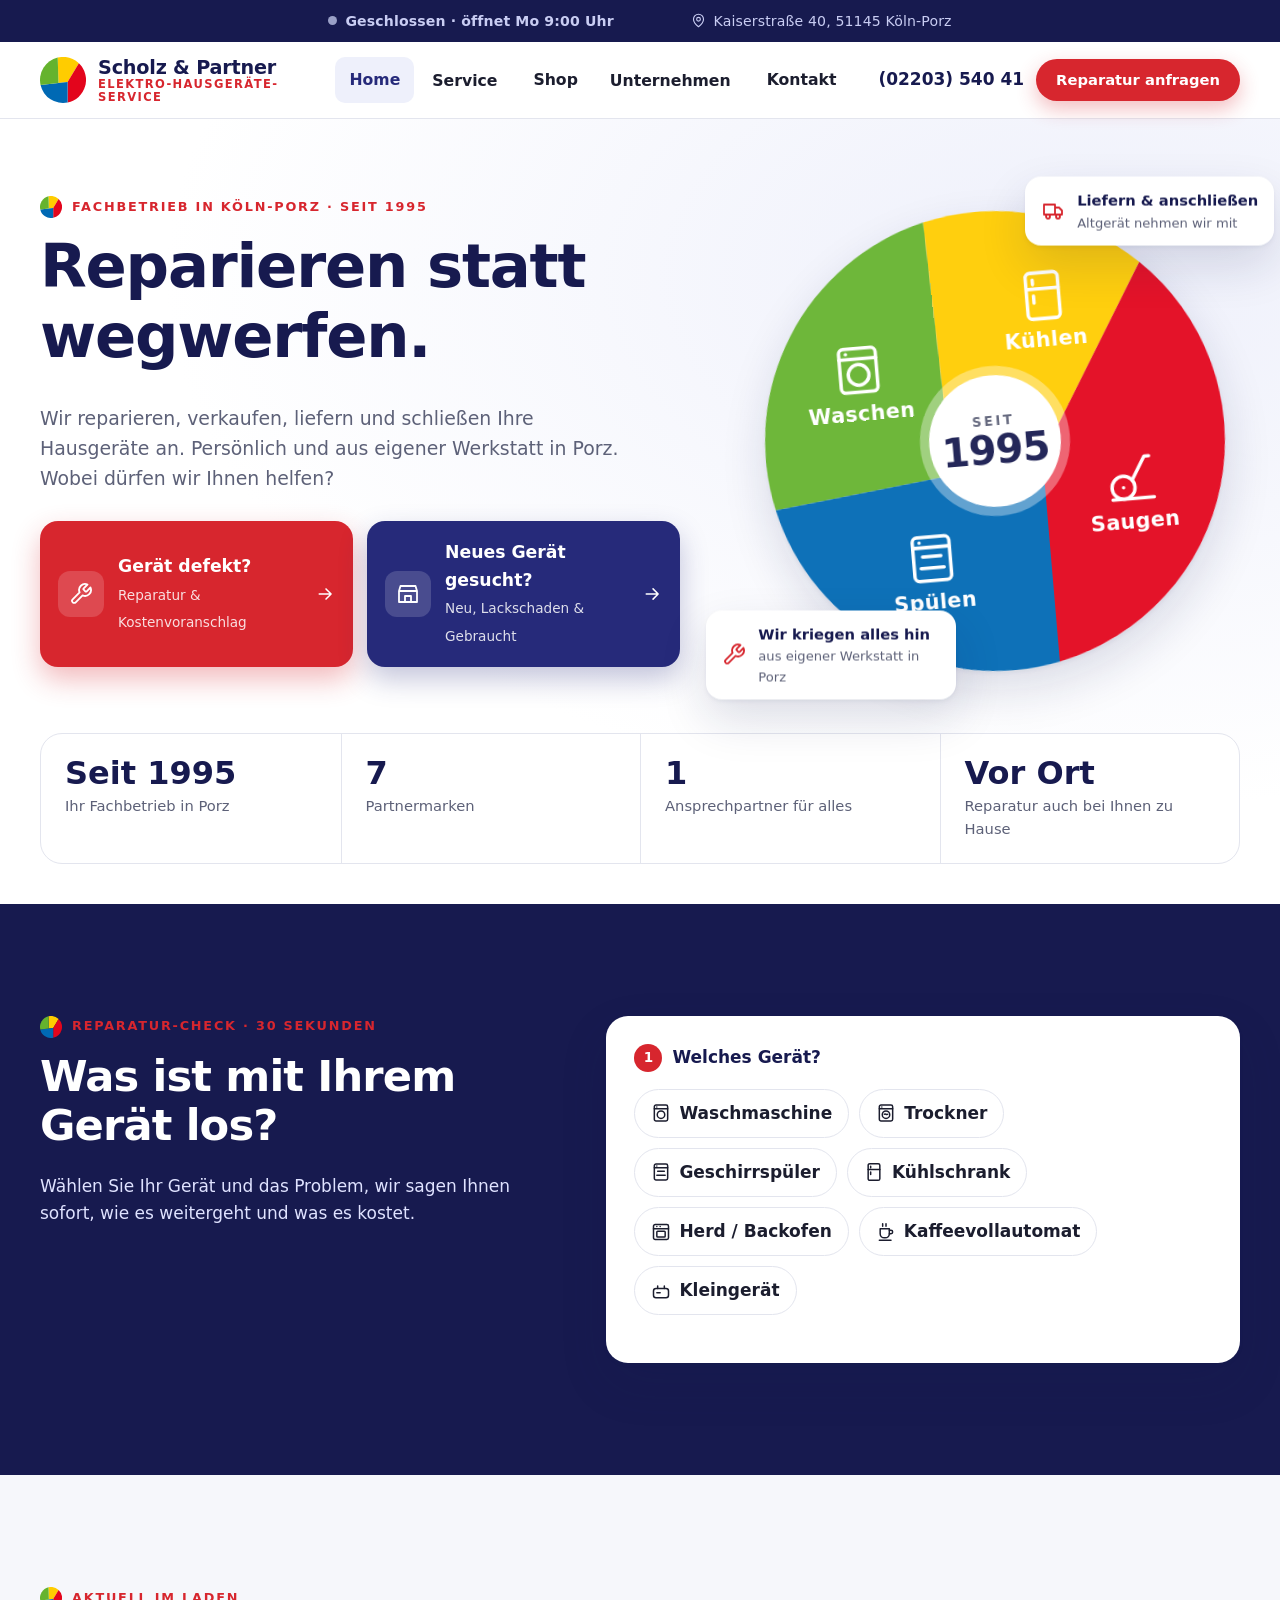
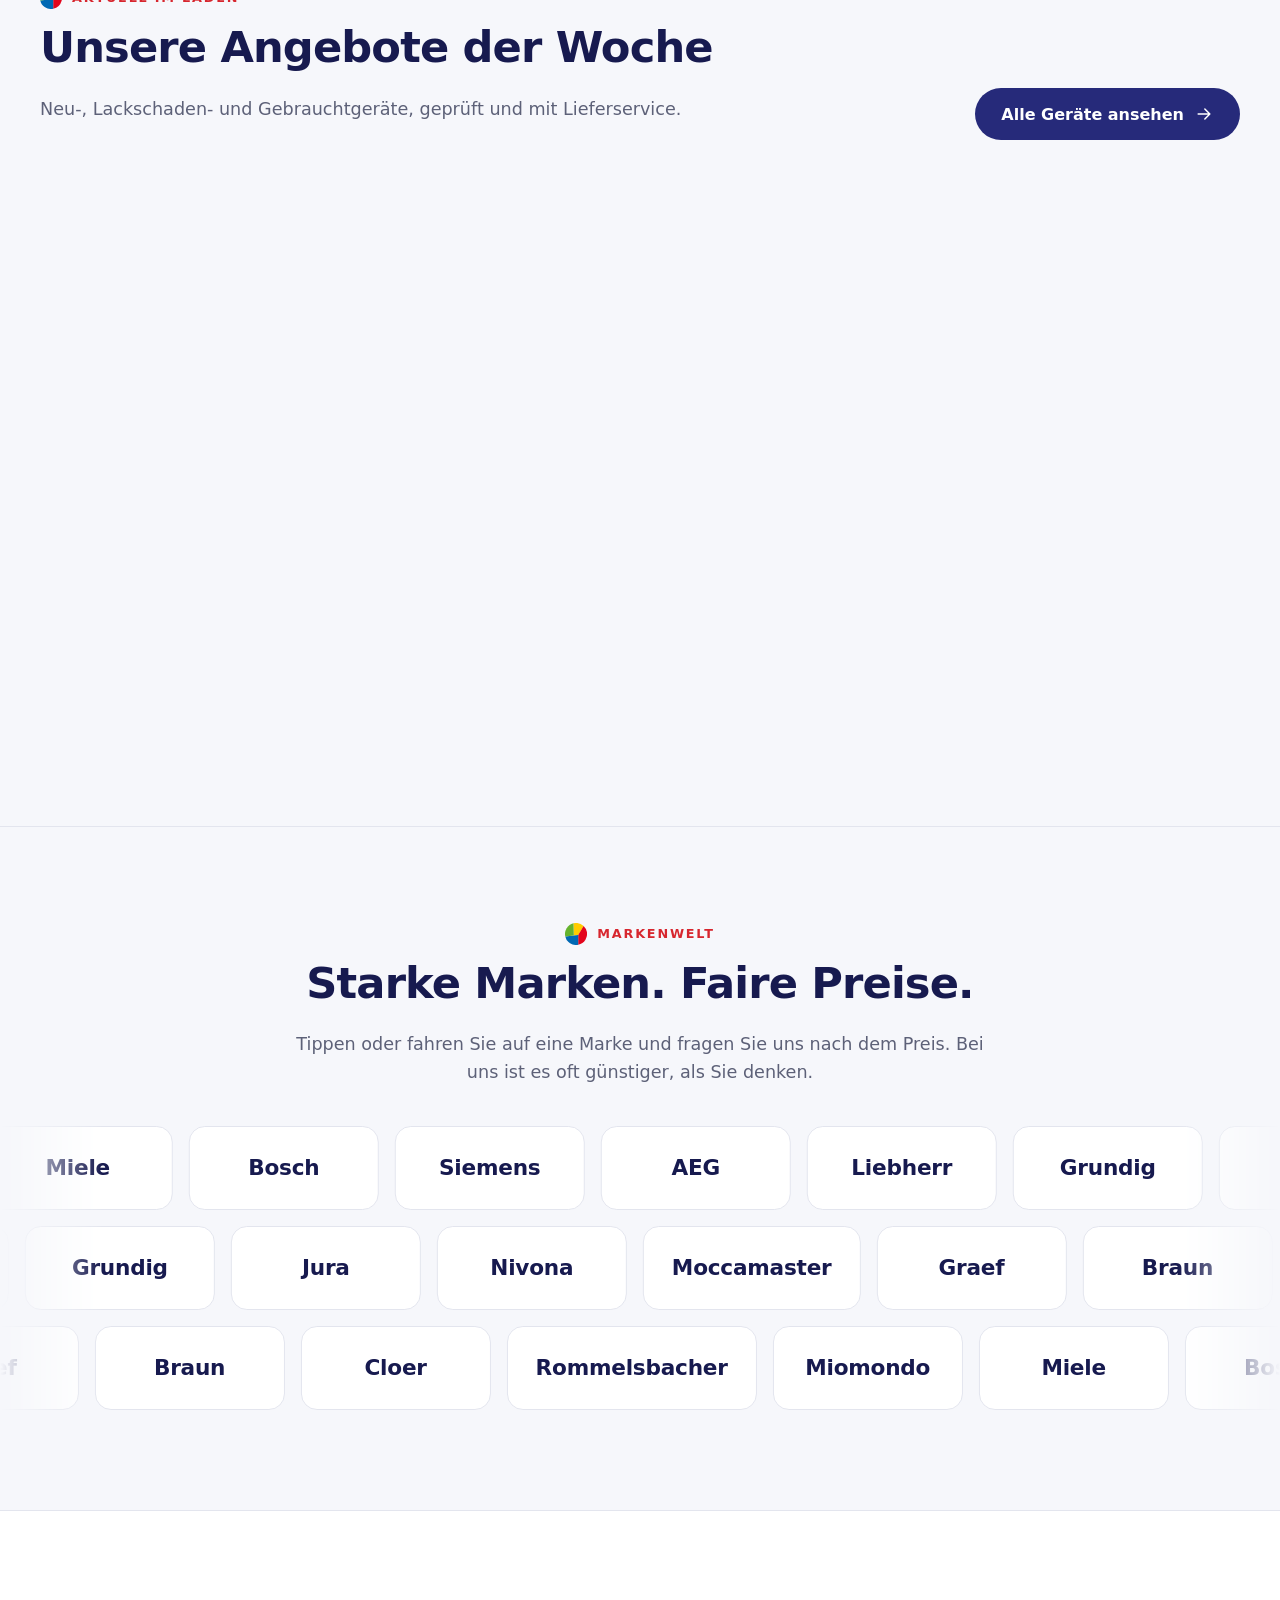
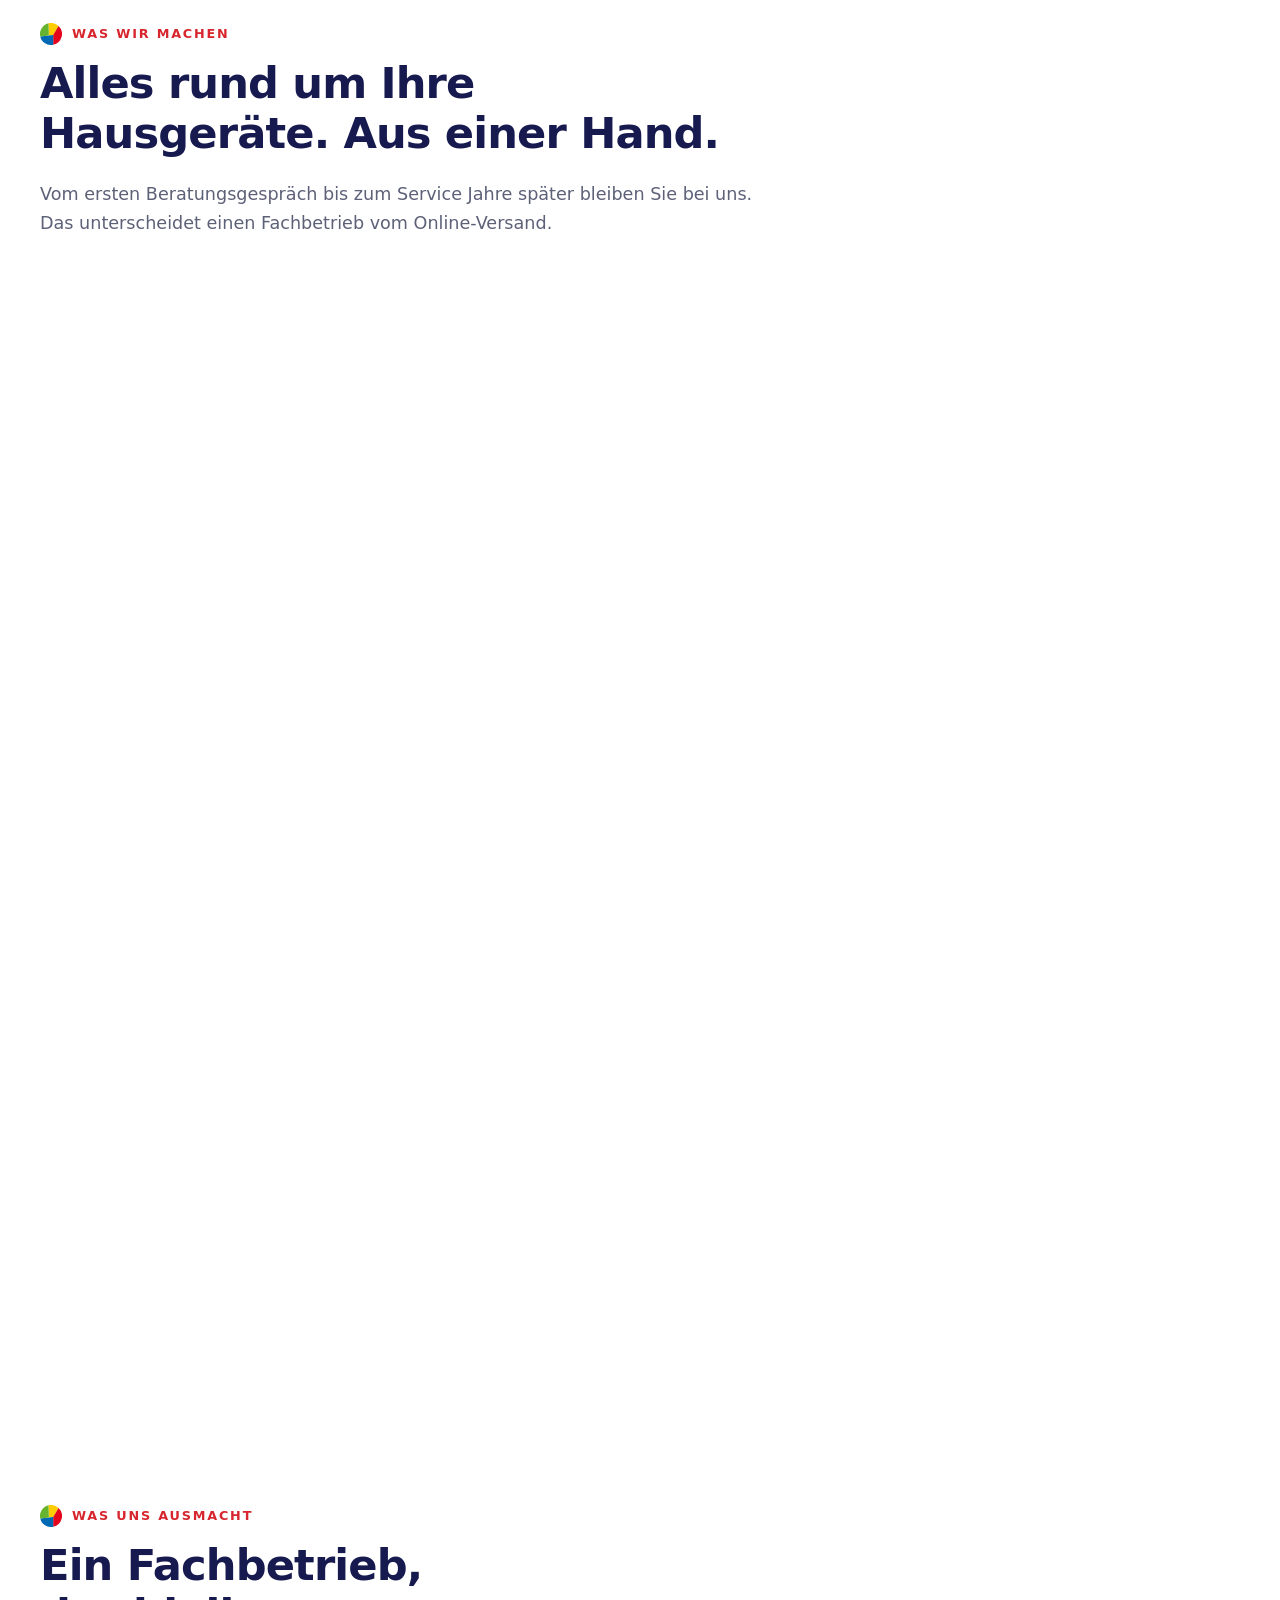
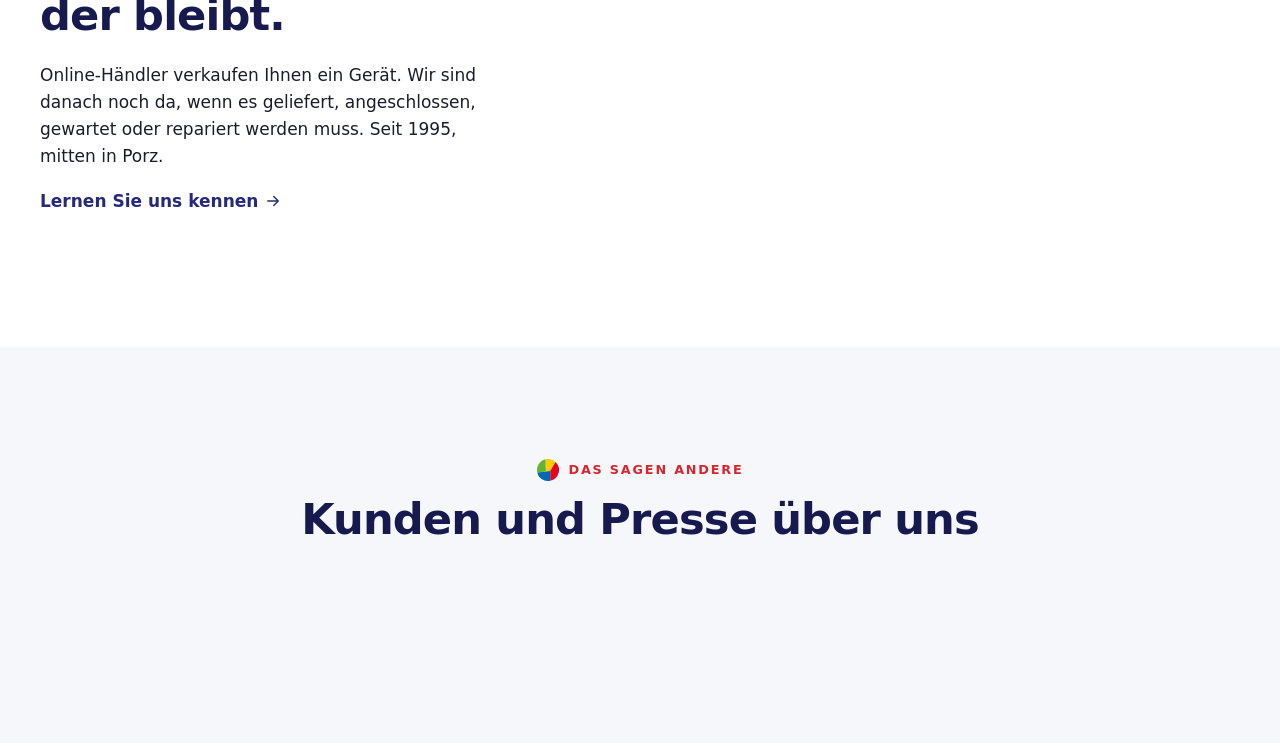
<file: index.html>
<!DOCTYPE html><html lang="de"><head><meta charset="utf-8"><title>Scholz &amp; Partner</title>
<meta http-equiv="refresh" content="0; url=/home/"><link rel="canonical" href="https://scholz-hausgeraeteservice.de/home/"></head>
<body><a href="/home/">Weiter zur Startseite</a></body></html>
</file>
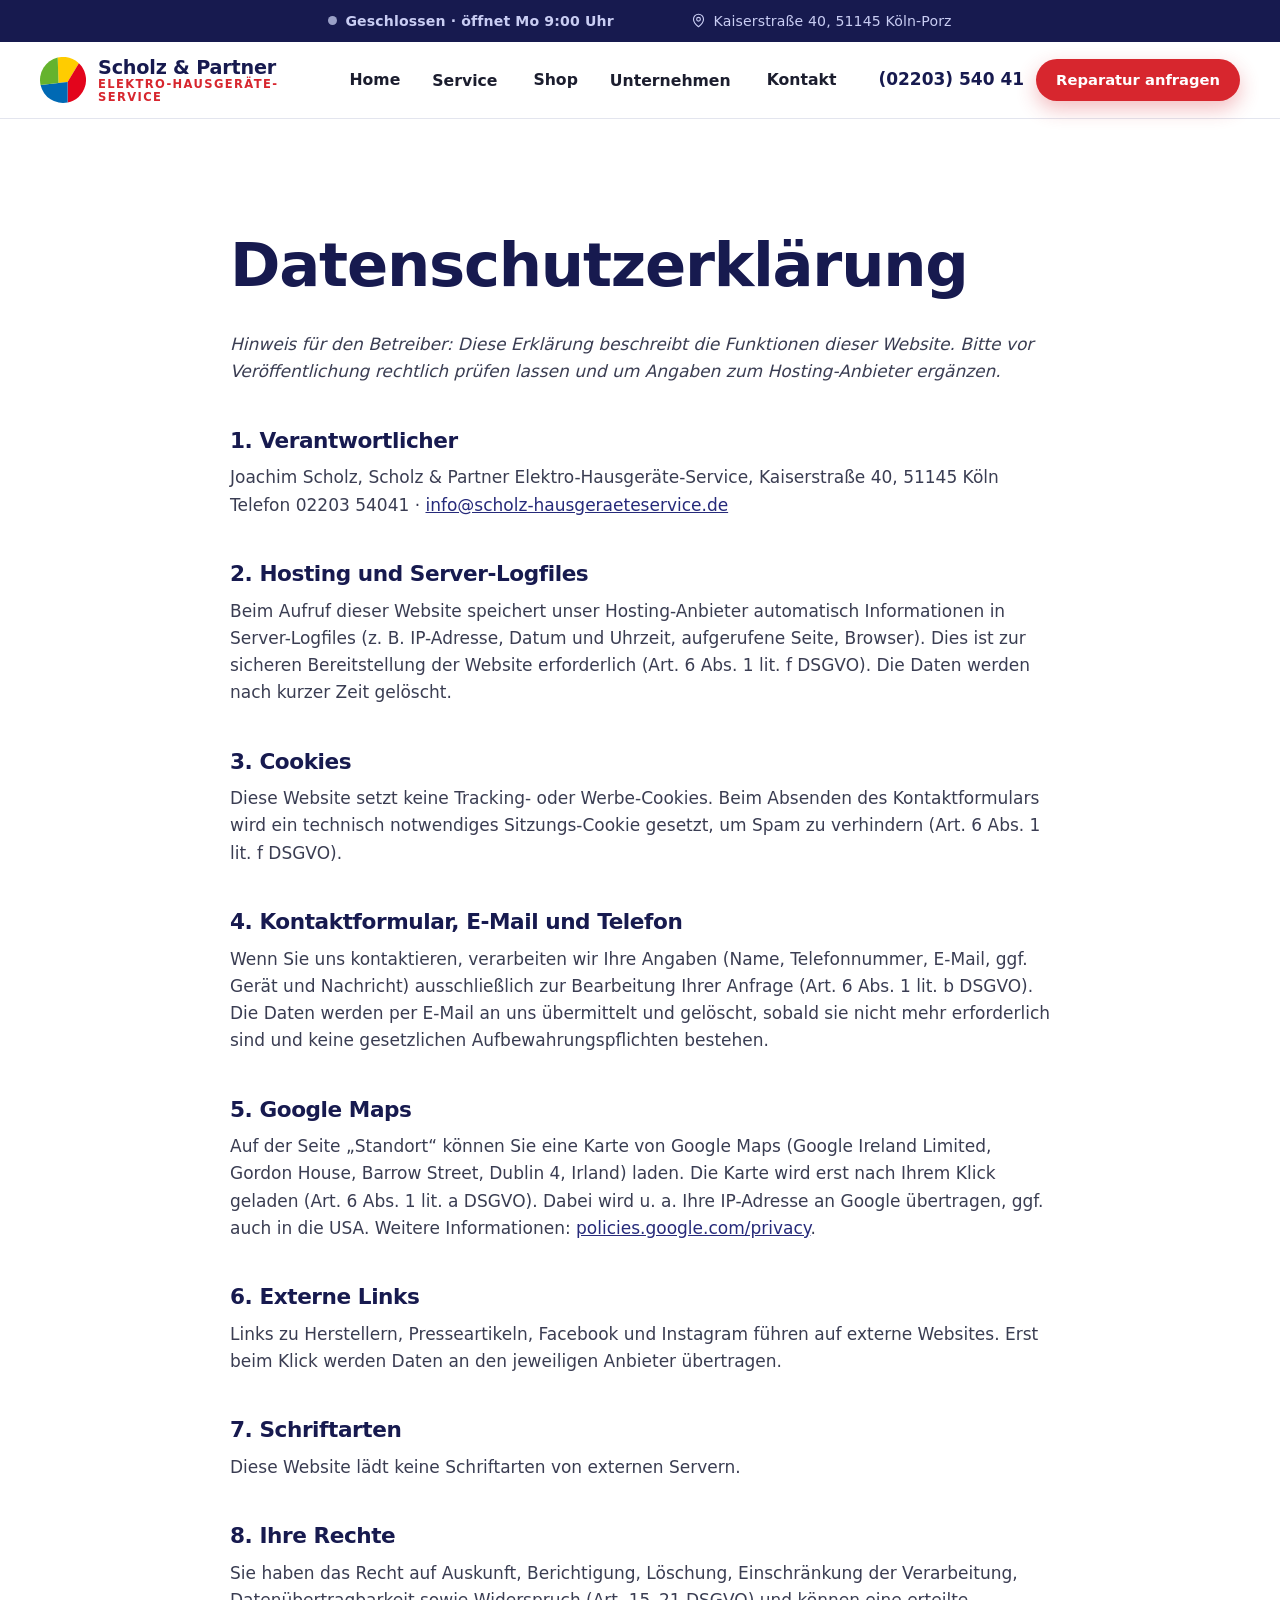
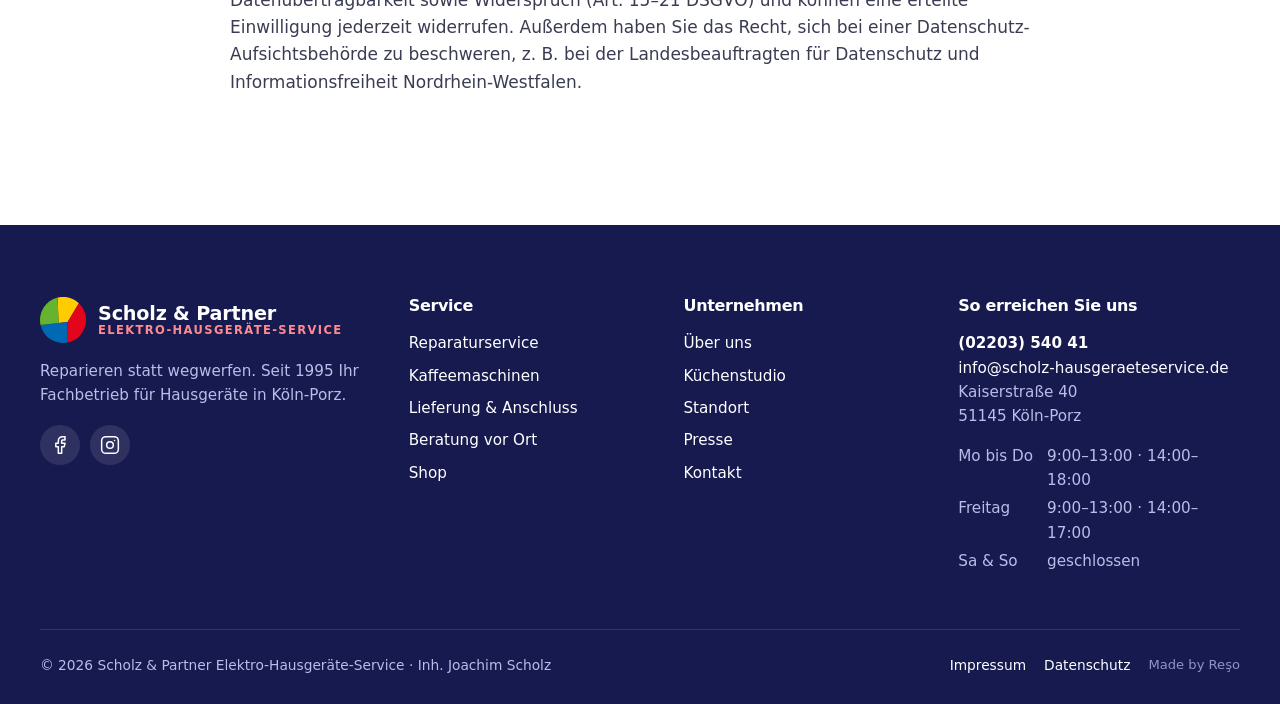
<file: datenschutz/index.html>
<!DOCTYPE html>
<html lang="de">
<head>
  <meta charset="utf-8">
  <meta name="viewport" content="width=device-width, initial-scale=1">
  <title>Datenschutz, Scholz &amp; Partner</title>
  <meta name="robots" content="noindex, follow">
  <link rel="icon" href="/assets/img/favicon.svg" type="image/svg+xml">
  <link rel="stylesheet" href="/assets/css/main.css">
  <link rel="stylesheet" href="/datenschutz/style.css">
</head>
<body data-page="datenschutz">
<div id="site-header"></div>
<main class="section"><article class="container legal">
<nav class="breadcrumb"><a href="/home/">Home</a> / Datenschutz</nav>
<h1>Datenschutzerklärung</h1>
<p><em>Hinweis für den Betreiber: Diese Erklärung beschreibt die Funktionen dieser Website. Bitte vor Veröffentlichung rechtlich prüfen lassen und um Angaben zum Hosting-Anbieter ergänzen.</em></p>
<h2>1. Verantwortlicher</h2>
<p>Joachim Scholz, Scholz &amp; Partner Elektro-Hausgeräte-Service, Kaiserstraße 40, 51145 Köln<br>Telefon 02203 54041 · <a href="mailto:info@scholz-hausgeraeteservice.de">info@scholz-hausgeraeteservice.de</a></p>
<h2>2. Hosting und Server-Logfiles</h2>
<p>Beim Aufruf dieser Website speichert unser Hosting-Anbieter automatisch Informationen in Server-Logfiles (z. B. IP-Adresse, Datum und Uhrzeit, aufgerufene Seite, Browser). Dies ist zur sicheren Bereitstellung der Website erforderlich (Art. 6 Abs. 1 lit. f DSGVO). Die Daten werden nach kurzer Zeit gelöscht.</p>
<h2>3. Cookies</h2>
<p>Diese Website setzt keine Tracking- oder Werbe-Cookies. Beim Absenden des Kontaktformulars wird ein technisch notwendiges Sitzungs-Cookie gesetzt, um Spam zu verhindern (Art. 6 Abs. 1 lit. f DSGVO).</p>
<h2>4. Kontaktformular, E-Mail und Telefon</h2>
<p>Wenn Sie uns kontaktieren, verarbeiten wir Ihre Angaben (Name, Telefonnummer, E-Mail, ggf. Gerät und Nachricht) ausschließlich zur Bearbeitung Ihrer Anfrage (Art. 6 Abs. 1 lit. b DSGVO). Die Daten werden per E-Mail an uns übermittelt und gelöscht, sobald sie nicht mehr erforderlich sind und keine gesetzlichen Aufbewahrungspflichten bestehen.</p>
<h2>5. Google Maps</h2>
<p>Auf der Seite „Standort“ können Sie eine Karte von Google Maps (Google Ireland Limited, Gordon House, Barrow Street, Dublin 4, Irland) laden. Die Karte wird erst nach Ihrem Klick geladen (Art. 6 Abs. 1 lit. a DSGVO). Dabei wird u. a. Ihre IP-Adresse an Google übertragen, ggf. auch in die USA. Weitere Informationen: <a href="https://policies.google.com/privacy" target="_blank" rel="noopener">policies.google.com/privacy</a>.</p>
<h2>6. Externe Links</h2>
<p>Links zu Herstellern, Presseartikeln, Facebook und Instagram führen auf externe Websites. Erst beim Klick werden Daten an den jeweiligen Anbieter übertragen.</p>
<h2>7. Schriftarten</h2>
<p>Diese Website lädt keine Schriftarten von externen Servern.</p>
<h2>8. Ihre Rechte</h2>
<p>Sie haben das Recht auf Auskunft, Berichtigung, Löschung, Einschränkung der Verarbeitung, Datenübertragbarkeit sowie Widerspruch (Art. 15–21 DSGVO) und können eine erteilte Einwilligung jederzeit widerrufen. Außerdem haben Sie das Recht, sich bei einer Datenschutz-Aufsichtsbehörde zu beschweren, z. B. bei der Landesbeauftragten für Datenschutz und Informationsfreiheit Nordrhein-Westfalen.</p>
</article></main>
<div id="site-footer"></div>
<script src="/assets/js/main.js"></script>
</body>
</html>
</file>
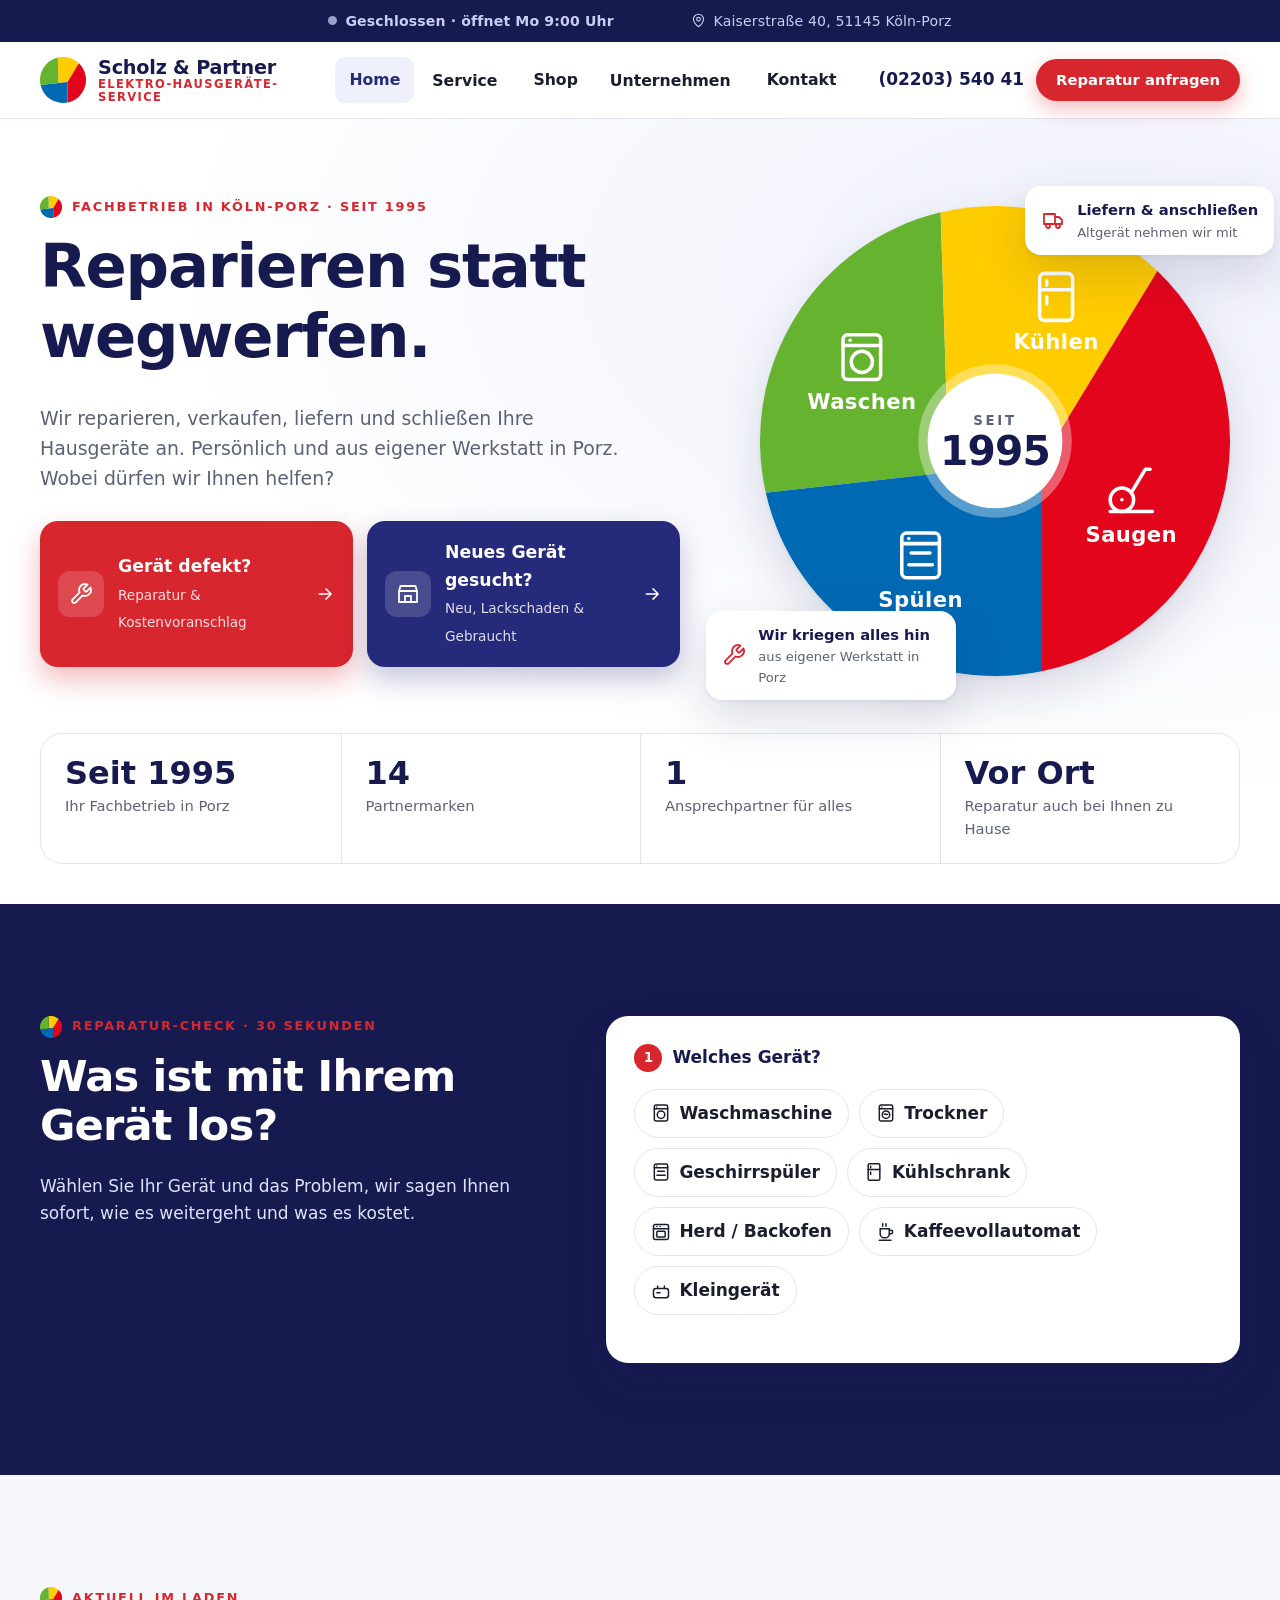
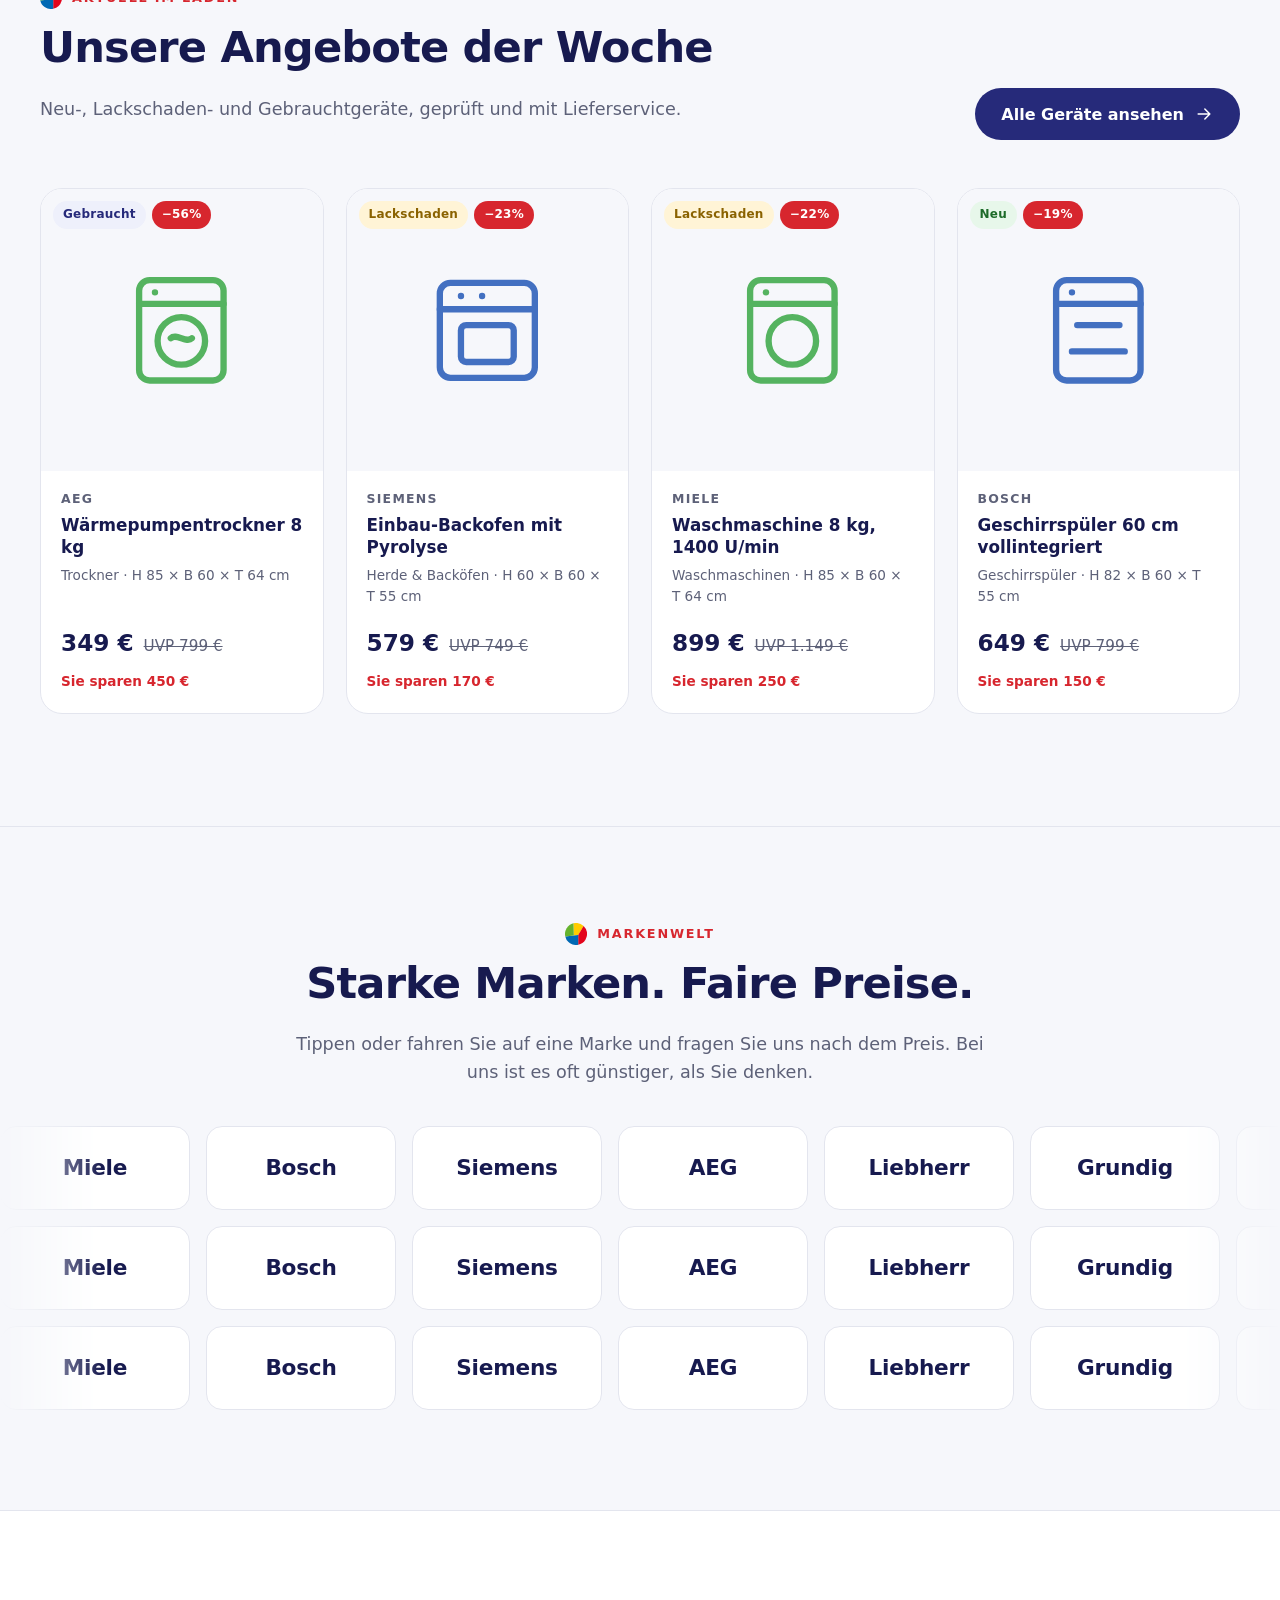
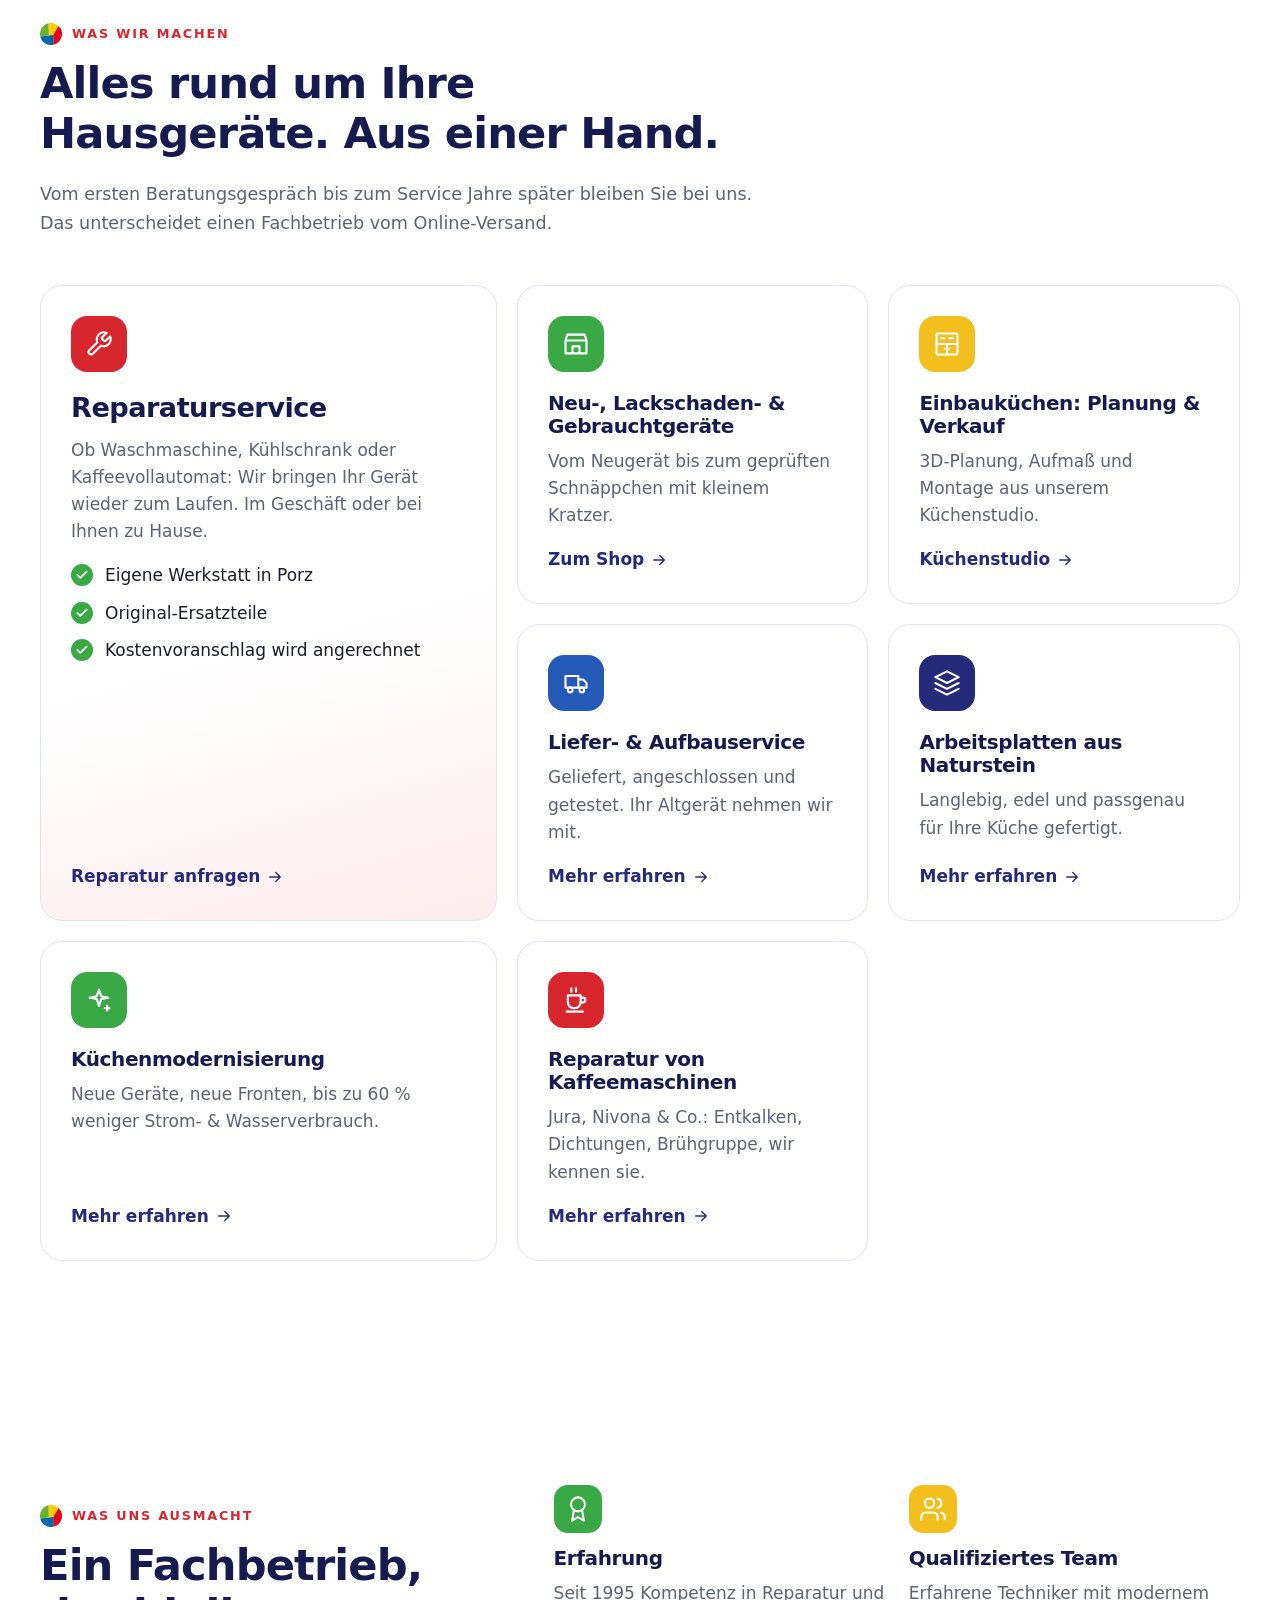
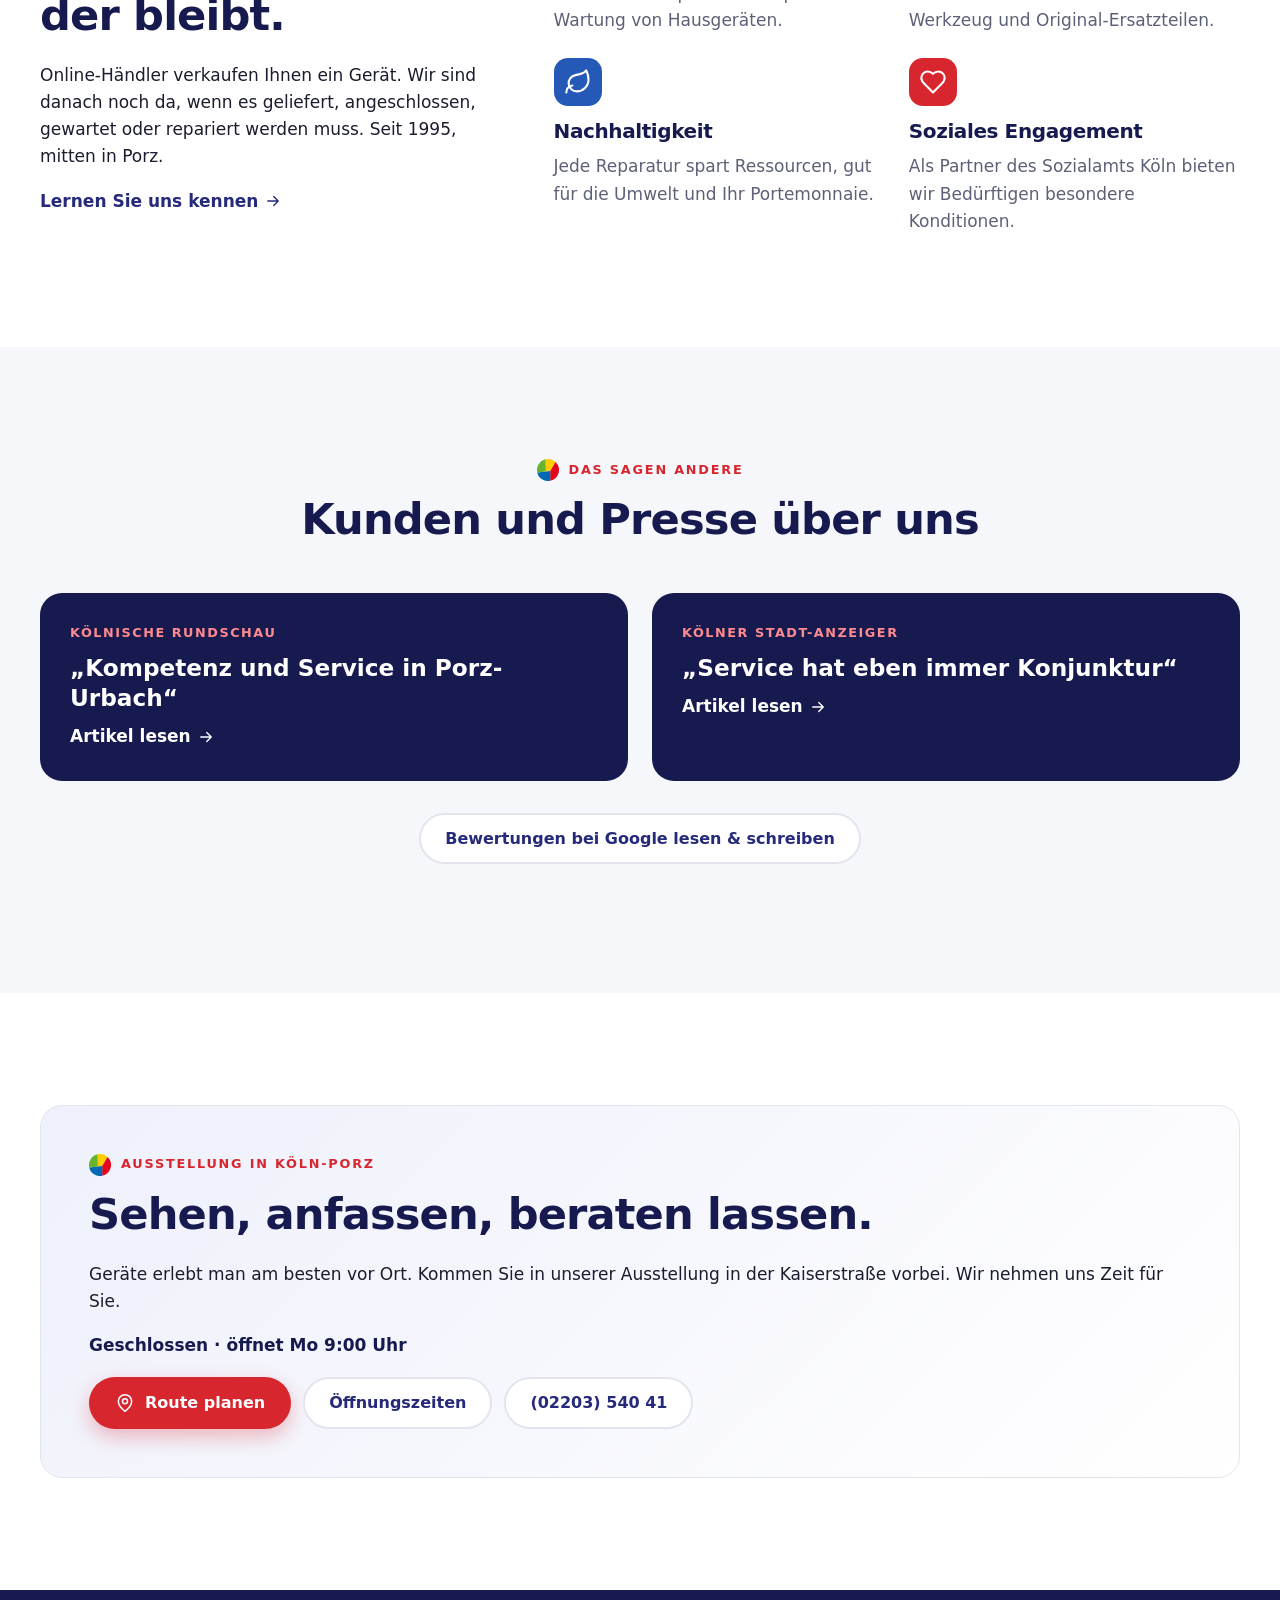
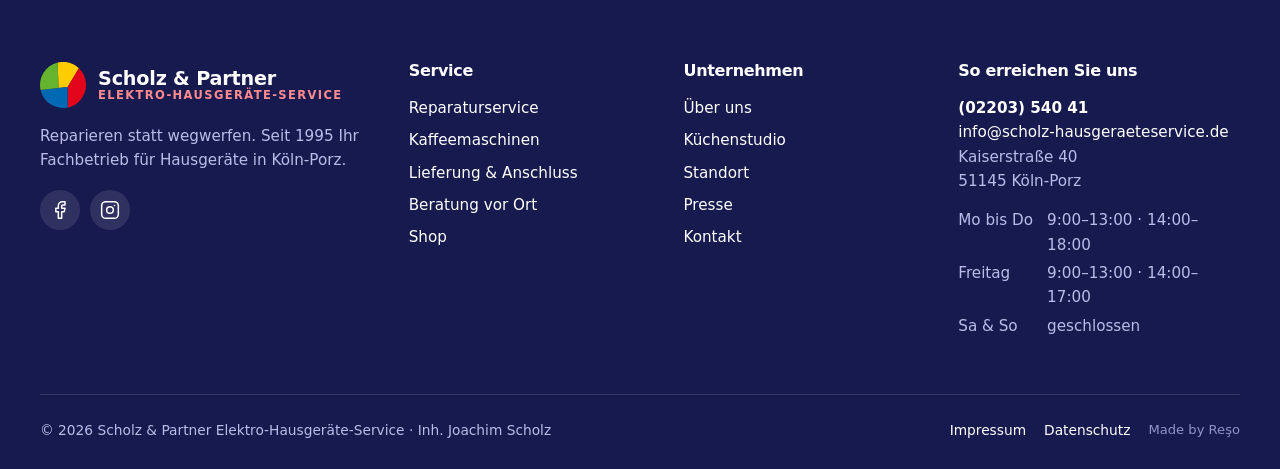
<file: home/index.html>
<!DOCTYPE html>
<html lang="de">
<head>
  <meta charset="utf-8">
  <meta name="viewport" content="width=device-width, initial-scale=1">
  <title>Scholz &amp; Partner, Hausgeräte-Reparatur, Verkauf &amp; Küchenstudio in Köln-Porz</title>
  <meta name="description" content="Ihr Fachbetrieb für Hausgeräte in Köln-Porz: Reparatur von Waschmaschine, Kühlschrank & Kaffeevollautomat, Neu-, Lackschaden- & Gebrauchtgeräte, Lieferung, Anschluss und Küchenstudio. Seit 1995.">
  <link rel="canonical" href="https://scholz-hausgeraeteservice.de/home/">
  <meta property="og:title" content="Scholz & Partner, Reparieren statt wegwerfen">
  <meta property="og:description" content="Hausgeräte-Service in Köln-Porz: Reparatur, Verkauf, Lieferung & Küchenstudio.">
  <meta name="theme-color" content="#262a7a">
  <link rel="icon" href="/assets/img/favicon.svg" type="image/svg+xml">
  <link rel="stylesheet" href="/assets/css/main.css">
  <link rel="stylesheet" href="/home/style.css">
  <script type="application/ld+json">
  {"@context":"https://schema.org","@type":"HomeAndConstructionBusiness","name":"Scholz & Partner Elektro-Hausgeräte-Service",
   "url":"https://scholz-hausgeraeteservice.de/","telephone":"+49 2203 54041","email":"info@scholz-hausgeraeteservice.de",
   "address":{"@type":"PostalAddress","streetAddress":"Kaiserstraße 40","postalCode":"51145","addressLocality":"Köln","addressCountry":"DE"},
   "openingHoursSpecification":[
     {"@type":"OpeningHoursSpecification","dayOfWeek":["Monday","Tuesday","Wednesday","Thursday"],"opens":"09:00","closes":"13:00"},
     {"@type":"OpeningHoursSpecification","dayOfWeek":["Monday","Tuesday","Wednesday","Thursday"],"opens":"14:00","closes":"18:00"},
     {"@type":"OpeningHoursSpecification","dayOfWeek":"Friday","opens":"09:00","closes":"13:00"},
     {"@type":"OpeningHoursSpecification","dayOfWeek":"Friday","opens":"14:00","closes":"17:00"}],
   "sameAs":["https://www.facebook.com/scholzshop/","https://www.instagram.com/scholz.shop/"]}
  </script>
</head>
<body data-page="home">
<div id="site-header"></div>

<main>
  <!-- ============ HERO ============ -->
  <section class="hero">
    <div class="container hero__grid">
      <div class="hero__text">
        <span class="eyebrow">Fachbetrieb in Köln-Porz · seit 1995</span>
        <h1>Reparieren statt wegwerfen.</h1>
        <p class="hero__lead">Wir reparieren, verkaufen, liefern und schließen Ihre Hausgeräte an. Persönlich und aus eigener Werkstatt in Porz. Wobei dürfen wir Ihnen helfen?</p>

        <!-- Zwei klare Wege statt zehn Optionen -->
        <div class="hero__paths">
          <a class="path path--repair" href="/service/#reparatur">
            <span class="path__icon" data-icon="wrench"></span>
            <span><strong>Gerät defekt?</strong><small>Reparatur &amp; Kostenvoranschlag</small></span>
            <span class="path__arrow" data-icon="arrow"></span>
          </a>
          <a class="path path--shop" href="/shop/">
            <span class="path__icon" data-icon="store"></span>
            <span><strong>Neues Gerät gesucht?</strong><small>Neu, Lackschaden &amp; Gebraucht</small></span>
            <span class="path__arrow" data-icon="arrow"></span>
          </a>
        </div>

      </div>

      <!-- Bild-Platzhalter: eigenes Foto unter /home/img/hero.jpg ablegen und hier ein <img> ergänzen -->
      <div class="hero__visual" aria-label="Unsere Gerätewelten">
        <!-- Gleiche Flächenaufteilung wie das Logo der Visitenkarte; jede Fläche führt in den Shop -->
        <svg class="wheel" viewBox="0 0 600 600" role="group" aria-label="Unsere Gerätewelten">
          <a href="/shop/?kategorie=waschmaschinen" aria-label="Waschen: Geräte im Shop ansehen"><path fill="#65b32e" d="M7.4 366.1A300 300 0 0 1 230.6 8.1L241 340Z"/><g class="wheel__in"><svg x="94" y="157" width="72" height="72" viewBox="0 0 24 24" fill="none" stroke="#fff" stroke-width="1.5" stroke-linecap="round" stroke-linejoin="round"><rect x="4" y="2.5" width="16" height="19" rx="2"/><path d="M4 7h16"/><circle cx="12" cy="14" r="4.5"/><path d="M7 4.8h.01"/></svg><text x="130" y="259">Waschen</text></g></a>
          <a href="/shop/?kategorie=kuehlschraenke" aria-label="Kühlen: Geräte im Shop ansehen"><path fill="#ffcc00" d="M230.6 8.1A300 300 0 0 1 507.3 83.1L360 325L241 340Z"/><g class="wheel__in"><svg x="342" y="80" width="72" height="72" viewBox="0 0 24 24" fill="none" stroke="#fff" stroke-width="1.5" stroke-linecap="round" stroke-linejoin="round"><rect x="5" y="2" width="14" height="20" rx="2"/><path d="M5 9h14M8 5v2M8 12v3"/></svg><text x="378" y="182">Kühlen</text></g></a>
          <a href="/shop/?kategorie=staubsauger" aria-label="Saugen: Geräte im Shop ansehen"><path fill="#e3051c" d="M507.3 83.1A300 300 0 0 1 360 593.9L360 325Z"/><g class="wheel__in"><svg x="438" y="327" width="72" height="72" viewBox="0 0 24 24" fill="none" stroke="#fff" stroke-width="1.5" stroke-linecap="round" stroke-linejoin="round"><circle cx="8" cy="16" r="5"/><path d="M12 13 18 3h2M8 16h.01M3 21h18"/></svg><text x="474" y="429">Saugen</text></g></a>
          <a href="/shop/?kategorie=geschirrspueler" aria-label="Spülen: Geräte im Shop ansehen"><path fill="#0069b4" d="M360 593.9A300 300 0 0 1 7.4 366.1L241 340L360 325Z"/><g class="wheel__in"><svg x="169" y="410" width="72" height="72" viewBox="0 0 24 24" fill="none" stroke="#fff" stroke-width="1.5" stroke-linecap="round" stroke-linejoin="round"><rect x="4" y="2.5" width="16" height="19" rx="2"/><path d="M4 7h16M8 11h8M7 16h10M7 4.8h.01"/></svg><text x="205" y="512">Spülen</text></g></a>
          <g class="wheel__core" aria-hidden="true"><circle cx="300" cy="300" r="98" fill="#fff" fill-opacity=".35"/><circle cx="300" cy="300" r="86" fill="#fff"/><text class="wheel__seit" x="300" y="280">SEIT</text><text class="wheel__year" x="300" y="330">1995</text></g>
        </svg>
        <div class="chip chip--1"><span data-icon="wrench"></span><span><strong>Wir kriegen alles hin</strong>aus eigener Werkstatt in Porz</span></div>
        <div class="chip chip--2"><span data-icon="truck"></span><span><strong>Liefern &amp; anschließen</strong>Altgerät nehmen wir mit</span></div>
      </div>
    </div>

    <div class="container">
      <ul class="trust">
        <li><strong>Seit 1995</strong><span>Ihr Fachbetrieb in Porz</span></li>
        <li><strong data-count="14">0</strong><span>Partnermarken</span></li>
        <li><strong>1</strong><span>Ansprechpartner für alles</span></li>
        <li><strong>Vor Ort</strong><span>Reparatur auch bei Ihnen zu Hause</span></li>
      </ul>
    </div>
  </section>

  <!-- ============ REPARATUR-CHECK (interaktiv) ============ -->
  <section class="section section--navy" aria-labelledby="check-title">
    <div class="container check">
      <div class="check__intro">
        <span class="eyebrow">Reparatur-Check · 30 Sekunden</span>
        <h2 id="check-title">Was ist mit Ihrem Gerät los?</h2>
        <p>Wählen Sie Ihr Gerät und das Problem, wir sagen Ihnen sofort, wie es weitergeht und was es kostet.</p>
      </div>
      <div class="check__box" id="repair-check">
        <div class="check__step" data-step="1">
          <p class="check__q"><span>1</span> Welches Gerät?</p>
          <div class="check__opts" id="check-devices"></div>
        </div>
        <div class="check__step" data-step="2" hidden>
          <p class="check__q"><span>2</span> Was passiert?</p>
          <div class="check__opts" id="check-problems"></div>
        </div>
        <div class="check__step" data-step="3" hidden>
          <p class="check__q"><span>3</span> Ihre Postleitzahl?</p>
          <label class="check__plz"><input id="check-plz" type="text" inputmode="numeric" maxlength="5" placeholder="z. B. 51145" autocomplete="postal-code" aria-label="Postleitzahl">
            <small>Damit wir Ihnen die genaue Vor-Ort-Pauschale nennen können.</small></label>
        </div>
        <div class="check__result" id="check-result" hidden></div>
      </div>
    </div>
  </section>

  <!-- ============ ANGEBOTE (aus dem Admin-Bereich) ============ -->
  <section class="section section--soft" id="angebote" aria-labelledby="deals-title" hidden>
    <div class="container">
      <div class="section-head deals-head">
        <div><span class="eyebrow">Aktuell im Laden</span><h2 id="deals-title">Unsere Angebote der Woche</h2>
          <p>Neu-, Lackschaden- und Gebrauchtgeräte, geprüft und mit Lieferservice.</p></div>
        <a class="btn btn--navy" href="/shop/">Alle Geräte ansehen <span data-icon="arrow"></span></a>
      </div>
      <div class="product-grid" id="deals"></div>
    </div>
  </section>

  <!-- ============ MARKEN-LAUFBAND ============ -->
  <section class="brands" aria-labelledby="brands-title">
    <div class="container section-head center">
      <span class="eyebrow">Markenwelt</span>
      <h2 id="brands-title">Starke Marken. Faire Preise.</h2>
      <p>Tippen oder fahren Sie auf eine Marke und fragen Sie uns nach dem Preis. Bei uns ist es oft günstiger, als Sie denken.</p>
    </div>
    <div class="marquee" id="marquee"></div>
    <div class="brand-pop" id="brand-pop" role="tooltip" hidden></div>
  </section>

  <!-- ============ LEISTUNGEN ============ -->
  <section class="section" aria-labelledby="services-title">
    <div class="container">
      <div class="section-head">
        <span class="eyebrow">Was wir machen</span>
        <h2 id="services-title">Alles rund um Ihre Hausgeräte. Aus einer Hand.</h2>
        <p>Vom ersten Beratungsgespräch bis zum Service Jahre später bleiben Sie bei uns. Das unterscheidet einen Fachbetrieb vom Online-Versand.</p>
      </div>
      <div class="bento">
        <a class="card bento__big c-red reveal" href="/service/#reparatur">
          <div class="icon-bubble" data-icon="wrench"></div>
          <h3>Reparaturservice</h3>
          <p>Ob Waschmaschine, Kühlschrank oder Kaffeevollautomat: Wir bringen Ihr Gerät wieder zum Laufen. Im Geschäft oder bei Ihnen zu Hause.</p>
          <ul class="check-list"><li>Eigene Werkstatt in Porz</li><li>Original-Ersatzteile</li><li>Kostenvoranschlag wird angerechnet</li></ul>
          <span class="link-arrow">Reparatur anfragen <span data-icon="arrow"></span></span>
        </a>
        <a class="card c-green reveal" href="/shop/"><div class="icon-bubble" data-icon="store"></div><h3>Neu-, Lackschaden- &amp; Gebrauchtgeräte</h3><p>Vom Neugerät bis zum geprüften Schnäppchen mit kleinem Kratzer.</p><span class="link-arrow">Zum Shop <span data-icon="arrow"></span></span></a>
        <a class="card c-yellow reveal" href="/ueber-uns/#kuechenstudio"><div class="icon-bubble" data-icon="kitchen"></div><h3>Einbauküchen: Planung &amp; Verkauf</h3><p>3D-Planung, Aufmaß und Montage aus unserem Küchenstudio.</p><span class="link-arrow">Küchenstudio <span data-icon="arrow"></span></span></a>
        <a class="card c-blue reveal" href="/service/#lieferung"><div class="icon-bubble" data-icon="truck"></div><h3>Liefer- &amp; Aufbauservice</h3><p>Geliefert, angeschlossen und getestet. Ihr Altgerät nehmen wir mit.</p><span class="link-arrow">Mehr erfahren <span data-icon="arrow"></span></span></a>
        <a class="card c-navy reveal" href="/service/#kueche"><div class="icon-bubble" data-icon="layers"></div><h3>Arbeitsplatten aus Naturstein</h3><p>Langlebig, edel und passgenau für Ihre Küche gefertigt.</p><span class="link-arrow">Mehr erfahren <span data-icon="arrow"></span></span></a>
        <a class="card c-green reveal" href="/service/#kueche"><div class="icon-bubble" data-icon="sparkle"></div><h3>Küchenmodernisierung</h3><p>Neue Geräte, neue Fronten, bis zu 60 % weniger Strom- &amp; Wasserverbrauch.</p><span class="link-arrow">Mehr erfahren <span data-icon="arrow"></span></span></a>
        <a class="card c-red reveal" href="/service/#kaffee"><div class="icon-bubble" data-icon="coffee"></div><h3>Reparatur von Kaffeemaschinen</h3><p>Jura, Nivona &amp; Co.: Entkalken, Dichtungen, Brühgruppe, wir kennen sie.</p><span class="link-arrow">Mehr erfahren <span data-icon="arrow"></span></span></a>
      </div>
    </div>
  </section>

  <!-- ============ WAS UNS AUSMACHT ============ -->
  <section class="section" aria-labelledby="usp-title">
    <div class="container usp">
      <div class="usp__text">
        <span class="eyebrow">Was uns ausmacht</span>
        <h2 id="usp-title">Ein Fachbetrieb, der bleibt.</h2>
        <p>Online-Händler verkaufen Ihnen ein Gerät. Wir sind danach noch da, wenn es geliefert, angeschlossen, gewartet oder repariert werden muss. Seit 1995, mitten in Porz.</p>
        <a class="link-arrow" href="/ueber-uns/">Lernen Sie uns kennen <span data-icon="arrow"></span></a>
      </div>
      <div class="grid grid-2 usp__grid">
        <div class="usp__item reveal c-green"><div class="icon-bubble" data-icon="award"></div><h3>Erfahrung</h3><p>Seit 1995 Kompetenz in Reparatur und Wartung von Hausgeräten.</p></div>
        <div class="usp__item reveal c-yellow"><div class="icon-bubble" data-icon="users"></div><h3>Qualifiziertes Team</h3><p>Erfahrene Techniker mit modernem Werkzeug und Original-Ersatzteilen.</p></div>
        <div class="usp__item reveal c-blue"><div class="icon-bubble" data-icon="leaf"></div><h3>Nachhaltigkeit</h3><p>Jede Reparatur spart Ressourcen, gut für die Umwelt und Ihr Portemonnaie.</p></div>
        <div class="usp__item reveal c-red"><div class="icon-bubble" data-icon="heart"></div><h3>Soziales Engagement</h3><p>Als Partner des Sozialamts Köln bieten wir Bedürftigen besondere Konditionen.</p></div>
      </div>
    </div>
  </section>

  <!-- ============ REZENSIONEN + PRESSE ============ -->
  <section class="section section--soft" aria-labelledby="reviews-title">
    <div class="container">
      <div class="section-head center">
        <span class="eyebrow">Das sagen andere</span>
        <h2 id="reviews-title">Kunden und Presse über uns</h2>
      </div>
      <div class="reviews" id="reviews"></div>
      <div class="press grid grid-2">
        <a class="press__item reveal" href="https://specials.rundschau-online.de/gut-leben-in-porz-50362/koeln/haushaltsgeraeteservice-scholz-partner-kompetenz-service-porz-urbach-sortiment-kaffee-automaten-169299" target="_blank" rel="noopener">
          <span class="press__src">Kölnische Rundschau</span><blockquote>„Kompetenz und Service in Porz-Urbach“</blockquote><span class="link-arrow">Artikel lesen <span data-icon="arrow"></span></span></a>
        <a class="press__item reveal" href="https://specials.ksta.de/gut-leben-in-porz-09-2022/koeln/service-hat-eben-immer-konjunktur-192924" target="_blank" rel="noopener">
          <span class="press__src">Kölner Stadt-Anzeiger</span><blockquote>„Service hat eben immer Konjunktur“</blockquote><span class="link-arrow">Artikel lesen <span data-icon="arrow"></span></span></a>
      </div>
      <p class="center-text"><a class="btn btn--ghost" id="google-reviews" target="_blank" rel="noopener">Bewertungen bei Google lesen &amp; schreiben</a></p>
    </div>
  </section>

  <!-- ============ BESUCH + MERKEN ============ -->
  <section class="section" aria-labelledby="visit-title">
    <div class="container visit">
      <div class="visit__card reveal">
        <span class="eyebrow">Ausstellung in Köln-Porz</span>
        <h2 id="visit-title">Sehen, anfassen, beraten lassen.</h2>
        <p>Geräte erlebt man am besten vor Ort. Kommen Sie in unserer Ausstellung in der Kaiserstraße vorbei. Wir nehmen uns Zeit für Sie.</p>
        <p class="visit__status" id="visit-status"></p>
        <div class="visit__actions">
          <a class="btn btn--red" id="route-btn" target="_blank" rel="noopener"><span data-icon="pin"></span> Route planen</a>
          <a class="btn btn--ghost" href="/ueber-uns/#standort">Öffnungszeiten</a>
          <a class="btn btn--ghost" data-phone href="#"></a>
        </div>
      </div>
    </div>
  </section>

</main>

<div id="site-footer"></div>
<script src="/assets/js/main.js"></script>
<script src="/home/script.js"></script>
</body>
</html>
</file>
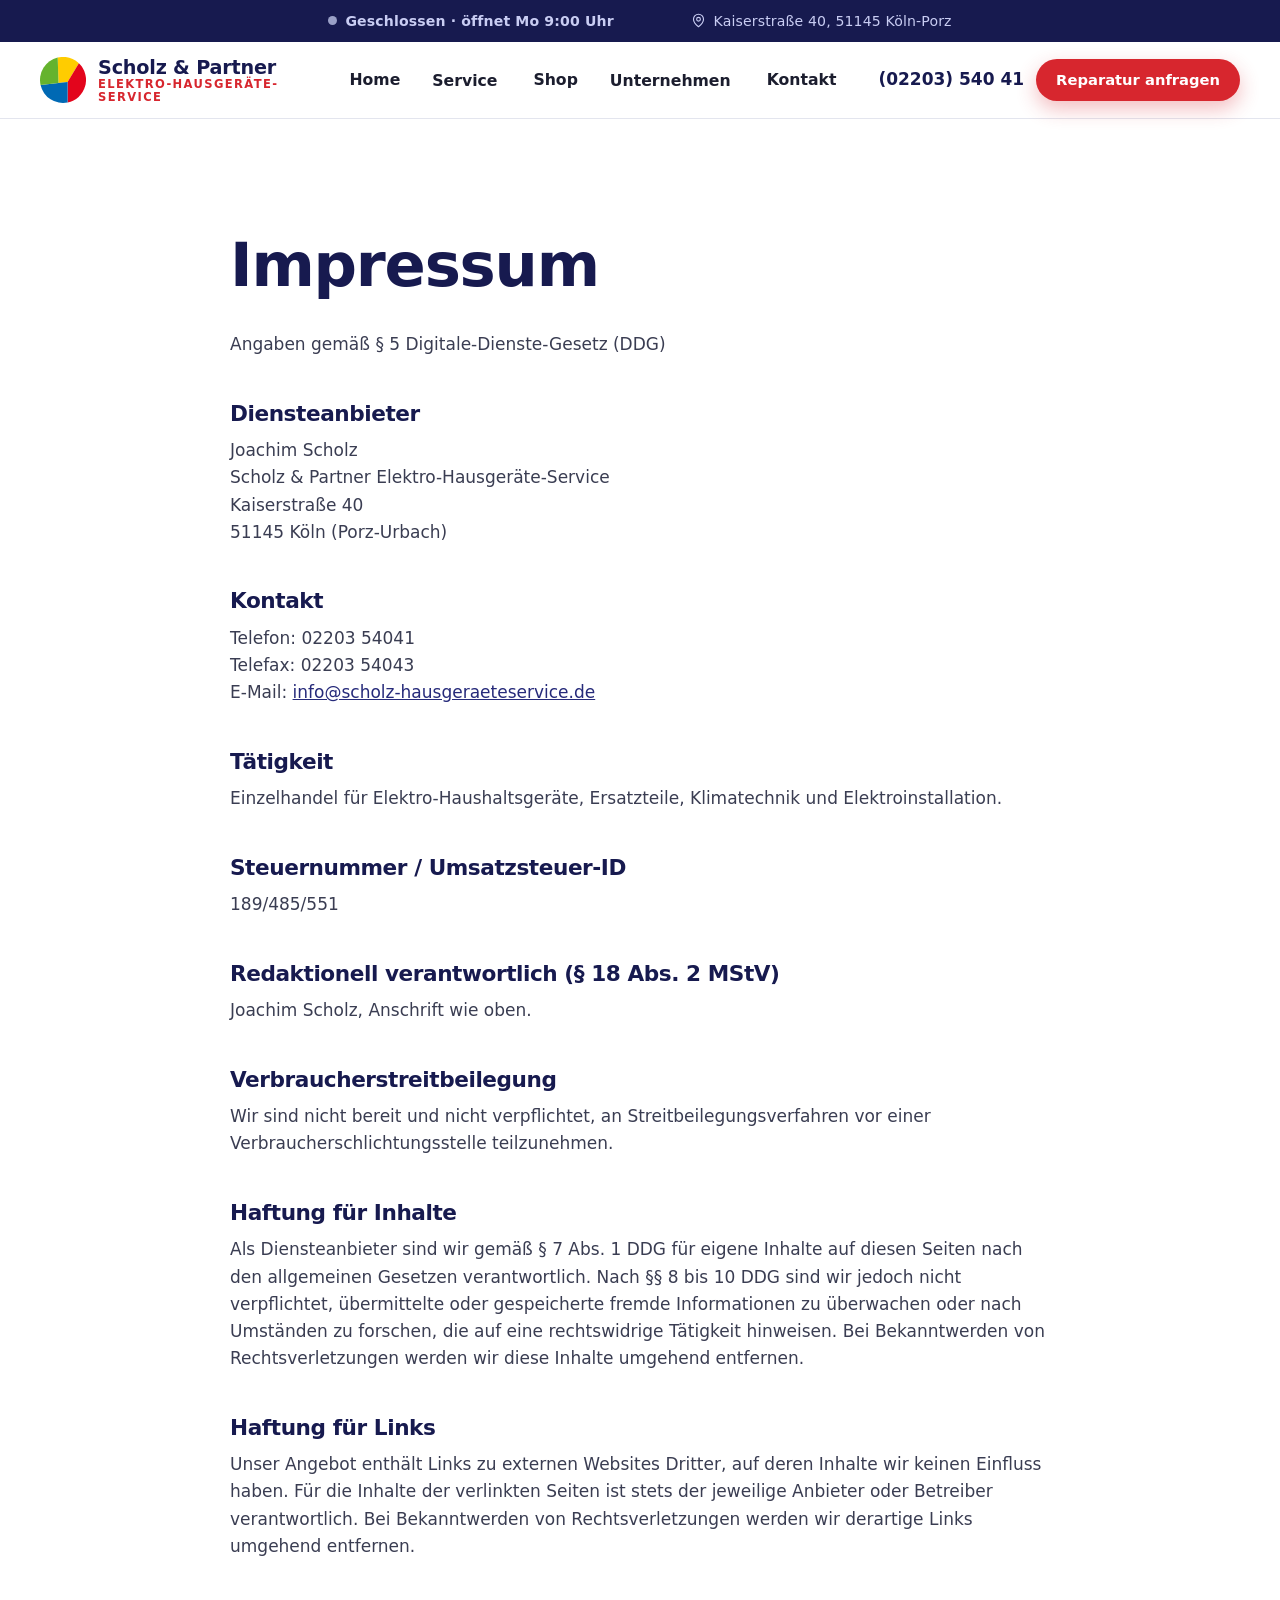
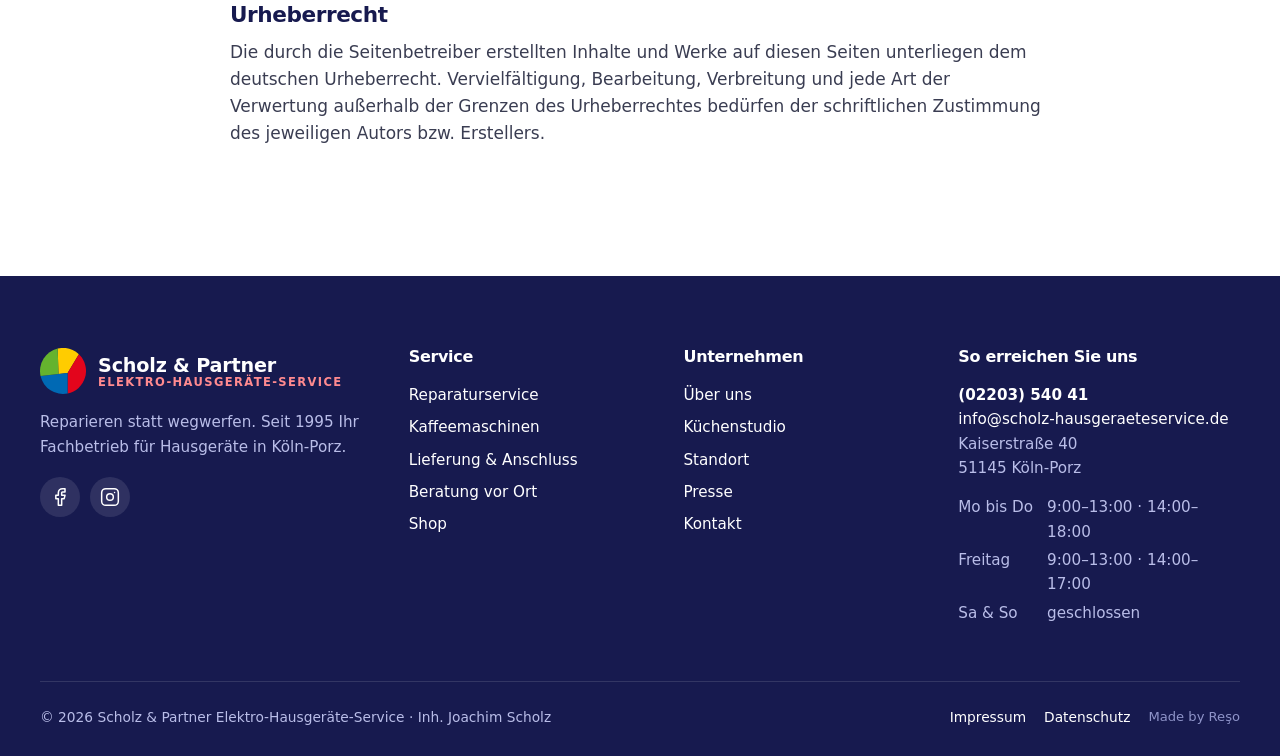
<file: impressum/index.html>
<!DOCTYPE html>
<html lang="de">
<head>
  <meta charset="utf-8">
  <meta name="viewport" content="width=device-width, initial-scale=1">
  <title>Impressum, Scholz &amp; Partner</title>
  <meta name="robots" content="noindex, follow">
  <link rel="icon" href="/assets/img/favicon.svg" type="image/svg+xml">
  <link rel="stylesheet" href="/assets/css/main.css">
  <link rel="stylesheet" href="/impressum/style.css">
</head>
<body data-page="impressum">
<div id="site-header"></div>
<main class="section"><article class="container legal">
<nav class="breadcrumb"><a href="/home/">Home</a> / Impressum</nav>
<h1>Impressum</h1>
<p>Angaben gemäß § 5 Digitale-Dienste-Gesetz (DDG)</p>
<h2>Diensteanbieter</h2>
<p>Joachim Scholz<br>Scholz &amp; Partner Elektro-Hausgeräte-Service<br>Kaiserstraße 40<br>51145 Köln (Porz-Urbach)</p>
<h2>Kontakt</h2>
<p>Telefon: 02203 54041<br>Telefax: 02203 54043<br>E-Mail: <a href="mailto:info@scholz-hausgeraeteservice.de">info@scholz-hausgeraeteservice.de</a></p>
<h2>Tätigkeit</h2>
<p>Einzelhandel für Elektro-Haushaltsgeräte, Ersatzteile, Klimatechnik und Elektroinstallation.</p>
<h2>Steuernummer / Umsatzsteuer-ID</h2>
<p>189/485/551</p>
<h2>Redaktionell verantwortlich (§ 18 Abs. 2 MStV)</h2>
<p>Joachim Scholz, Anschrift wie oben.</p>
<h2>Verbraucherstreitbeilegung</h2>
<p>Wir sind nicht bereit und nicht verpflichtet, an Streitbeilegungsverfahren vor einer Verbraucherschlichtungsstelle teilzunehmen.</p>
<h2>Haftung für Inhalte</h2>
<p>Als Diensteanbieter sind wir gemäß § 7 Abs. 1 DDG für eigene Inhalte auf diesen Seiten nach den allgemeinen Gesetzen verantwortlich. Nach §§ 8 bis 10 DDG sind wir jedoch nicht verpflichtet, übermittelte oder gespeicherte fremde Informationen zu überwachen oder nach Umständen zu forschen, die auf eine rechtswidrige Tätigkeit hinweisen. Bei Bekanntwerden von Rechtsverletzungen werden wir diese Inhalte umgehend entfernen.</p>
<h2>Haftung für Links</h2>
<p>Unser Angebot enthält Links zu externen Websites Dritter, auf deren Inhalte wir keinen Einfluss haben. Für die Inhalte der verlinkten Seiten ist stets der jeweilige Anbieter oder Betreiber verantwortlich. Bei Bekanntwerden von Rechtsverletzungen werden wir derartige Links umgehend entfernen.</p>
<h2>Urheberrecht</h2>
<p>Die durch die Seitenbetreiber erstellten Inhalte und Werke auf diesen Seiten unterliegen dem deutschen Urheberrecht. Vervielfältigung, Bearbeitung, Verbreitung und jede Art der Verwertung außerhalb der Grenzen des Urheberrechtes bedürfen der schriftlichen Zustimmung des jeweiligen Autors bzw. Erstellers.</p>
</article></main>
<div id="site-footer"></div>
<script src="/assets/js/main.js"></script>
</body>
</html>
</file>
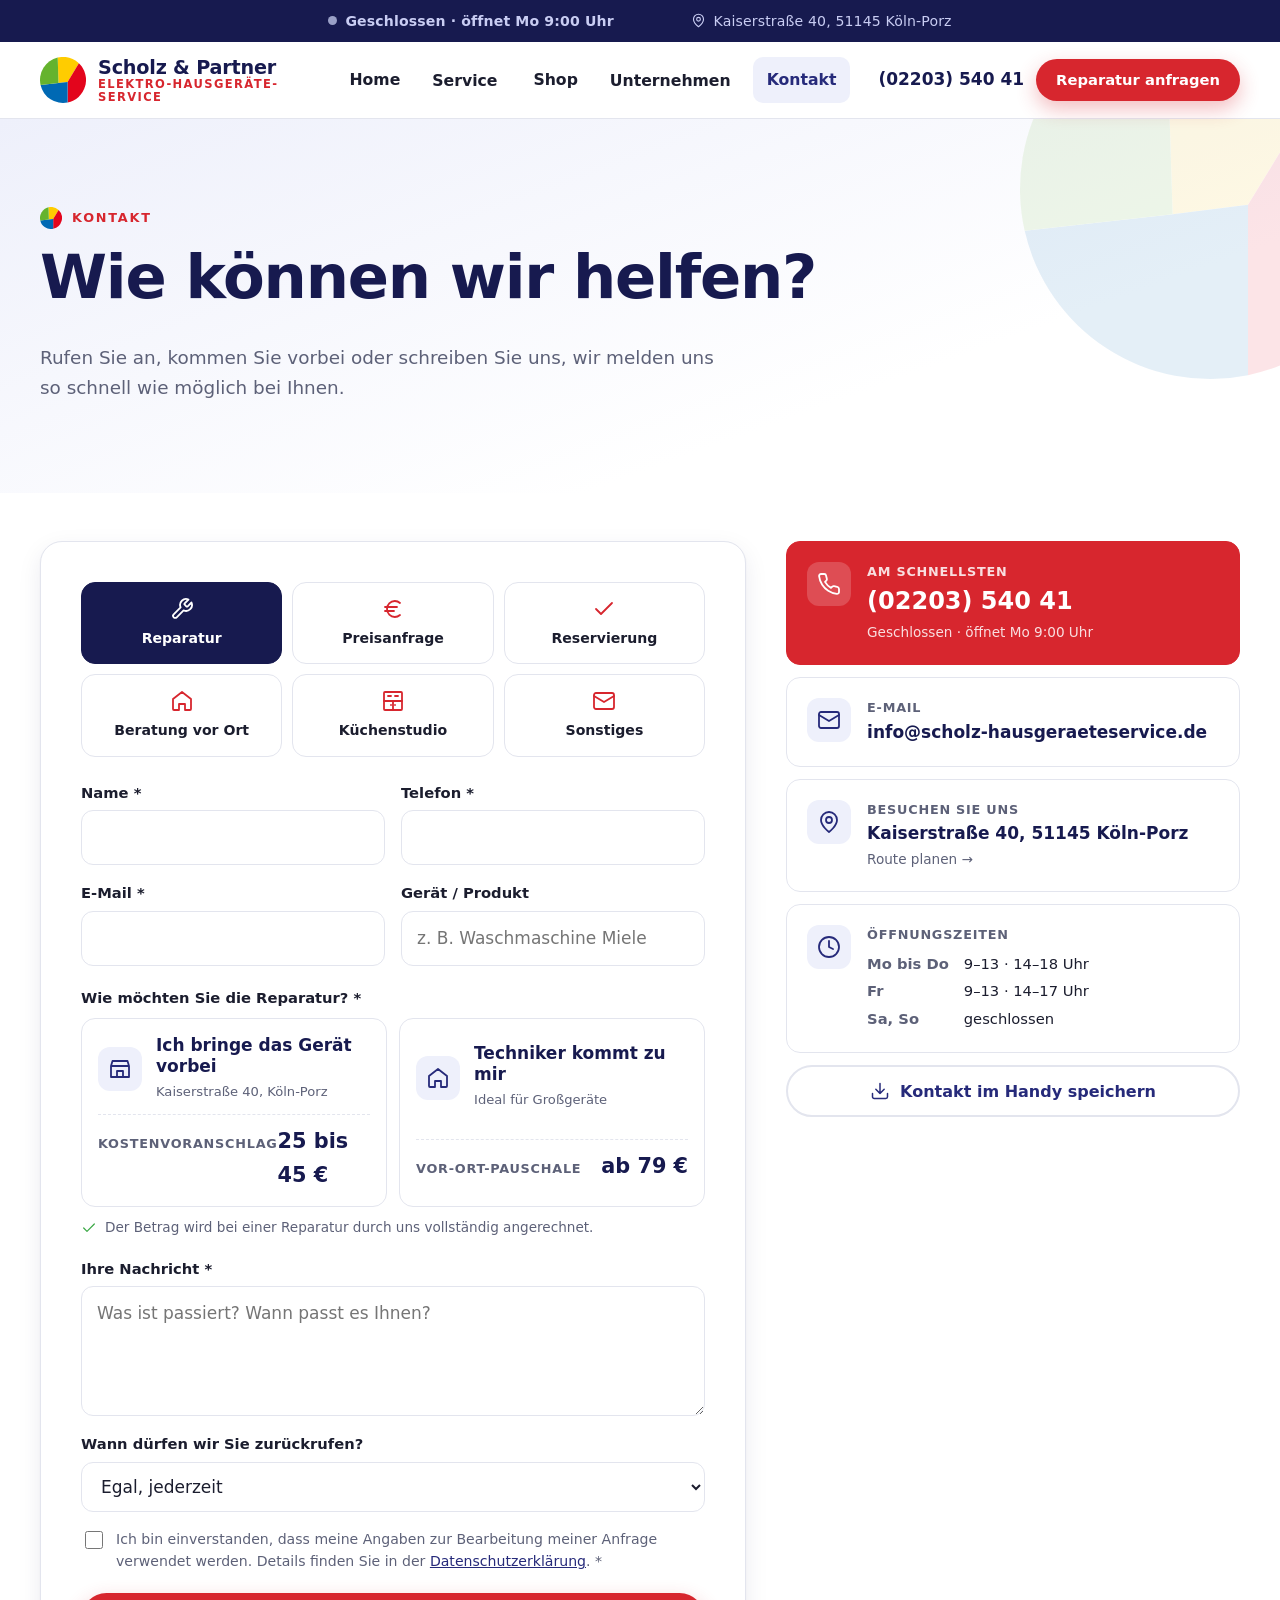
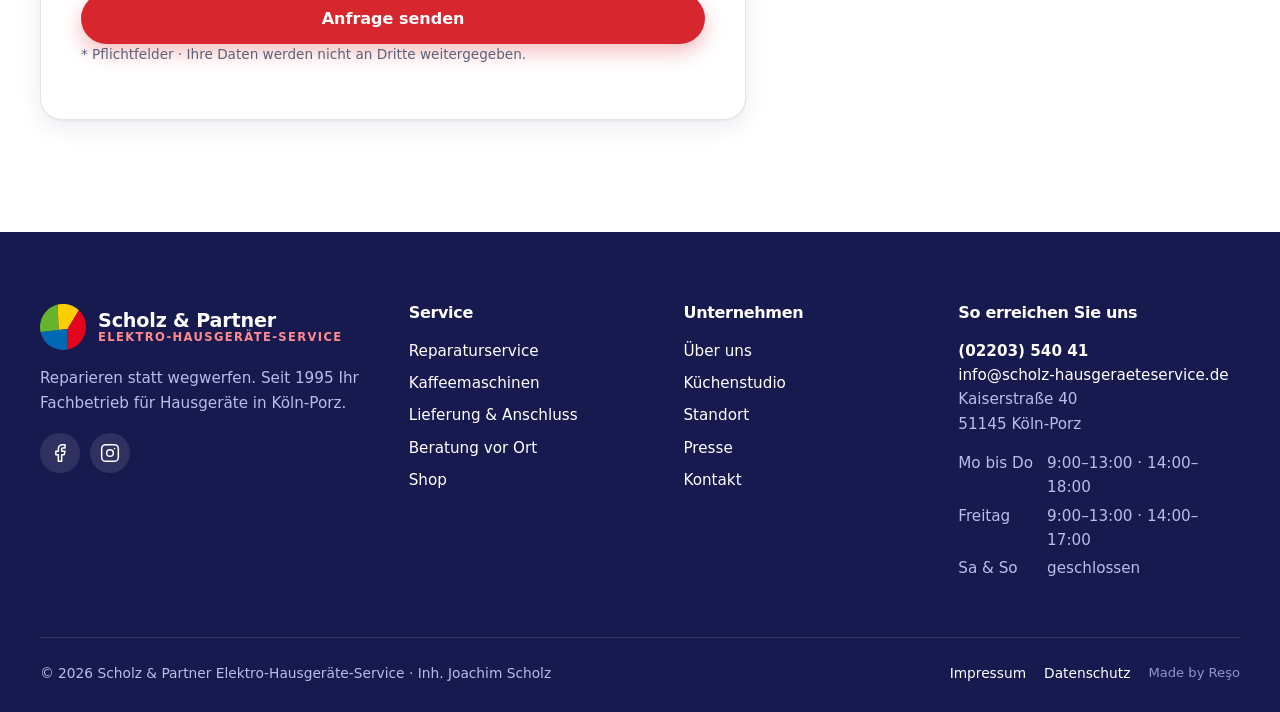
<file: kontakt/index.html>
<!DOCTYPE html>
<html lang="de">
<head>
  <meta charset="utf-8">
  <meta name="viewport" content="width=device-width, initial-scale=1">
  <title>Kontakt, Scholz &amp; Partner Hausgeräte-Service Köln-Porz</title>
  <meta name="description" content="Reparatur anfragen, Preis erfragen oder Gerät reservieren: Scholz & Partner, Kaiserstraße 40, 51145 Köln-Porz. Telefon (02203) 540 41.">
  <link rel="canonical" href="https://scholz-hausgeraeteservice.de/kontakt/">
  <meta name="theme-color" content="#262a7a">
  <link rel="icon" href="/assets/img/favicon.svg" type="image/svg+xml">
  <link rel="stylesheet" href="/assets/css/main.css">
  <link rel="stylesheet" href="/kontakt/style.css">
</head>
<body data-page="kontakt">
<div id="site-header"></div>

<main>
  <section class="page-hero">
    <div class="container">
      <nav class="breadcrumb"><a href="/home/">Home</a> / Kontakt</nav>
      <span class="eyebrow">Kontakt</span>
      <h1 id="k-title">Wie können wir helfen?</h1>
      <p>Rufen Sie an, kommen Sie vorbei oder schreiben Sie uns, wir melden uns so schnell wie möglich bei Ihnen.</p>
    </div>
  </section>

  <section class="section" style="padding-top:48px">
    <div class="container contact">
      <form class="form-card" id="form" novalidate>
        <div id="form-msg" role="status"></div>
        <div class="topics" id="topics" role="radiogroup" aria-label="Anliegen">
          <label><input type="radio" name="anliegen" value="reparatur" checked><span data-icon="wrench">Reparatur</span></label>
          <label><input type="radio" name="anliegen" value="preisanfrage"><span data-icon="euro">Preisanfrage</span></label>
          <label><input type="radio" name="anliegen" value="reservierung"><span data-icon="check">Reservierung</span></label>
          <label><input type="radio" name="anliegen" value="beratung"><span data-icon="home">Beratung vor Ort</span></label>
          <label><input type="radio" name="anliegen" value="kueche"><span data-icon="kitchen">Küchenstudio</span></label>
          <label><input type="radio" name="anliegen" value="sonstiges"><span data-icon="mail">Sonstiges</span></label>
        </div>
        <div class="row2">
          <div class="field"><label for="name">Name *</label><input id="name" name="name" required autocomplete="name" maxlength="100"></div>
          <div class="field"><label for="tel">Telefon *</label><input id="tel" name="tel" type="tel" required autocomplete="tel" maxlength="40"></div>
        </div>
        <div class="row2">
          <div class="field"><label for="email">E-Mail *</label><input id="email" name="email" type="email" required autocomplete="email" maxlength="150"></div>
          <div class="field"><label for="geraet">Gerät / Produkt</label><input id="geraet" name="geraet" maxlength="200" placeholder="z. B. Waschmaschine Miele"></div>
        </div>
        <!-- Nur bei "Reparatur" sichtbar -->
        <fieldset class="place" id="place">
          <legend>Wie möchten Sie die Reparatur? *</legend>
          <div class="place__opts">
            <label class="place__opt"><input type="radio" name="ort" value="geschaeft">
              <span class="place__card"><span class="place__ico" data-icon="store"></span>
                <span class="place__txt"><strong>Ich bringe das Gerät vorbei</strong><small>Kaiserstraße 40, Köln-Porz</small></span>
                <span class="place__price"><small>Kostenvoranschlag</small><b>25 bis 45 €</b></span></span></label>
            <label class="place__opt"><input type="radio" name="ort" value="vor-ort">
              <span class="place__card"><span class="place__ico" data-icon="home"></span>
                <span class="place__txt"><strong>Techniker kommt zu mir</strong><small>Ideal für Großgeräte</small></span>
                <span class="place__price"><small id="vorort-label">Vor-Ort-Pauschale</small><b id="vorort-preis">ab 79 €</b></span></span></label>
          </div>
          <p class="place__note" data-icon="check">Der Betrag wird bei einer Reparatur durch uns vollständig angerechnet.</p>
        </fieldset>
        <!-- Nur bei "Reparatur" + "Techniker kommt zu mir": Adresse ist dann Pflicht -->
        <fieldset class="addr" id="addr" hidden>
          <legend class="sr-only">Adresse für den Techniker-Termin</legend>
          <div class="field"><label for="strasse">Straße und Hausnummer *</label><input id="strasse" name="strasse" autocomplete="street-address" maxlength="120" placeholder="z. B. Hauptstraße 12"></div>
          <div class="addr__row">
            <div class="field"><label for="plz">PLZ *</label><input id="plz" name="plz" inputmode="numeric" maxlength="5" autocomplete="postal-code" placeholder="51145"></div>
            <div class="field"><label for="stadt">Ort *</label><input id="stadt" name="stadt" autocomplete="address-level2" maxlength="80" placeholder="Köln"></div>
          </div>
        </fieldset>
        <div class="field"><label for="nachricht">Ihre Nachricht *</label><textarea id="nachricht" name="nachricht" required maxlength="4000" placeholder="Was ist passiert? Wann passt es Ihnen?"></textarea></div>
        <div class="field"><label for="rueckruf">Wann dürfen wir Sie zurückrufen?</label>
          <select id="rueckruf" name="rueckruf"><option>Egal, jederzeit</option><option>Vormittags (9–13 Uhr)</option><option>Nachmittags (14–18 Uhr)</option></select></div>
        <!-- Honeypot gegen Spam-Bots -->
        <div class="hp" aria-hidden="true"><label>Website<input name="website" tabindex="-1" autocomplete="off"></label></div>
        <label class="consent"><input type="checkbox" name="datenschutz" required><span>Ich bin einverstanden, dass meine Angaben zur Bearbeitung meiner Anfrage verwendet werden. Details finden Sie in der <a href="/datenschutz/">Datenschutzerklärung</a>. *</span></label>
        <button class="btn btn--red btn--block" type="submit" id="submit">Anfrage senden</button>
        <p class="form-note">* Pflichtfelder · Ihre Daten werden nicht an Dritte weitergegeben.</p>
      </form>

      <aside class="contact__side">
        <a class="ccard ccard--phone" data-phone-card href="tel:+49220354041">
          <span data-icon="phone"></span><div><small>Am schnellsten</small><strong data-phone-text>(02203) 540 41</strong><em id="k-open"></em></div></a>
        <a class="ccard" href="mailto:info@scholz-hausgeraeteservice.de"><span data-icon="mail"></span><div><small>E-Mail</small><strong>info@scholz-hausgeraeteservice.de</strong></div></a>
        <a class="ccard" id="k-route" target="_blank" rel="noopener"><span data-icon="pin"></span><div><small>Besuchen Sie uns</small><strong>Kaiserstraße 40, 51145 Köln-Porz</strong><em>Route planen →</em></div></a>
        <div class="ccard ccard--hours"><span data-icon="clock"></span><div><small>Öffnungszeiten</small>
          <table><tr><th>Mo bis Do</th><td>9–13 · 14–18 Uhr</td></tr><tr><th>Fr</th><td>9–13 · 14–17 Uhr</td></tr><tr><th>Sa, So</th><td>geschlossen</td></tr></table></div></div>
        <button class="btn btn--ghost btn--block" type="button" id="vcard" data-icon="download"> Kontakt im Handy speichern</button>
      </aside>
    </div>
  </section>
</main>

<div id="site-footer"></div>
<script src="/assets/js/main.js"></script>
<script src="/kontakt/script.js"></script>
</body>
</html>
</file>
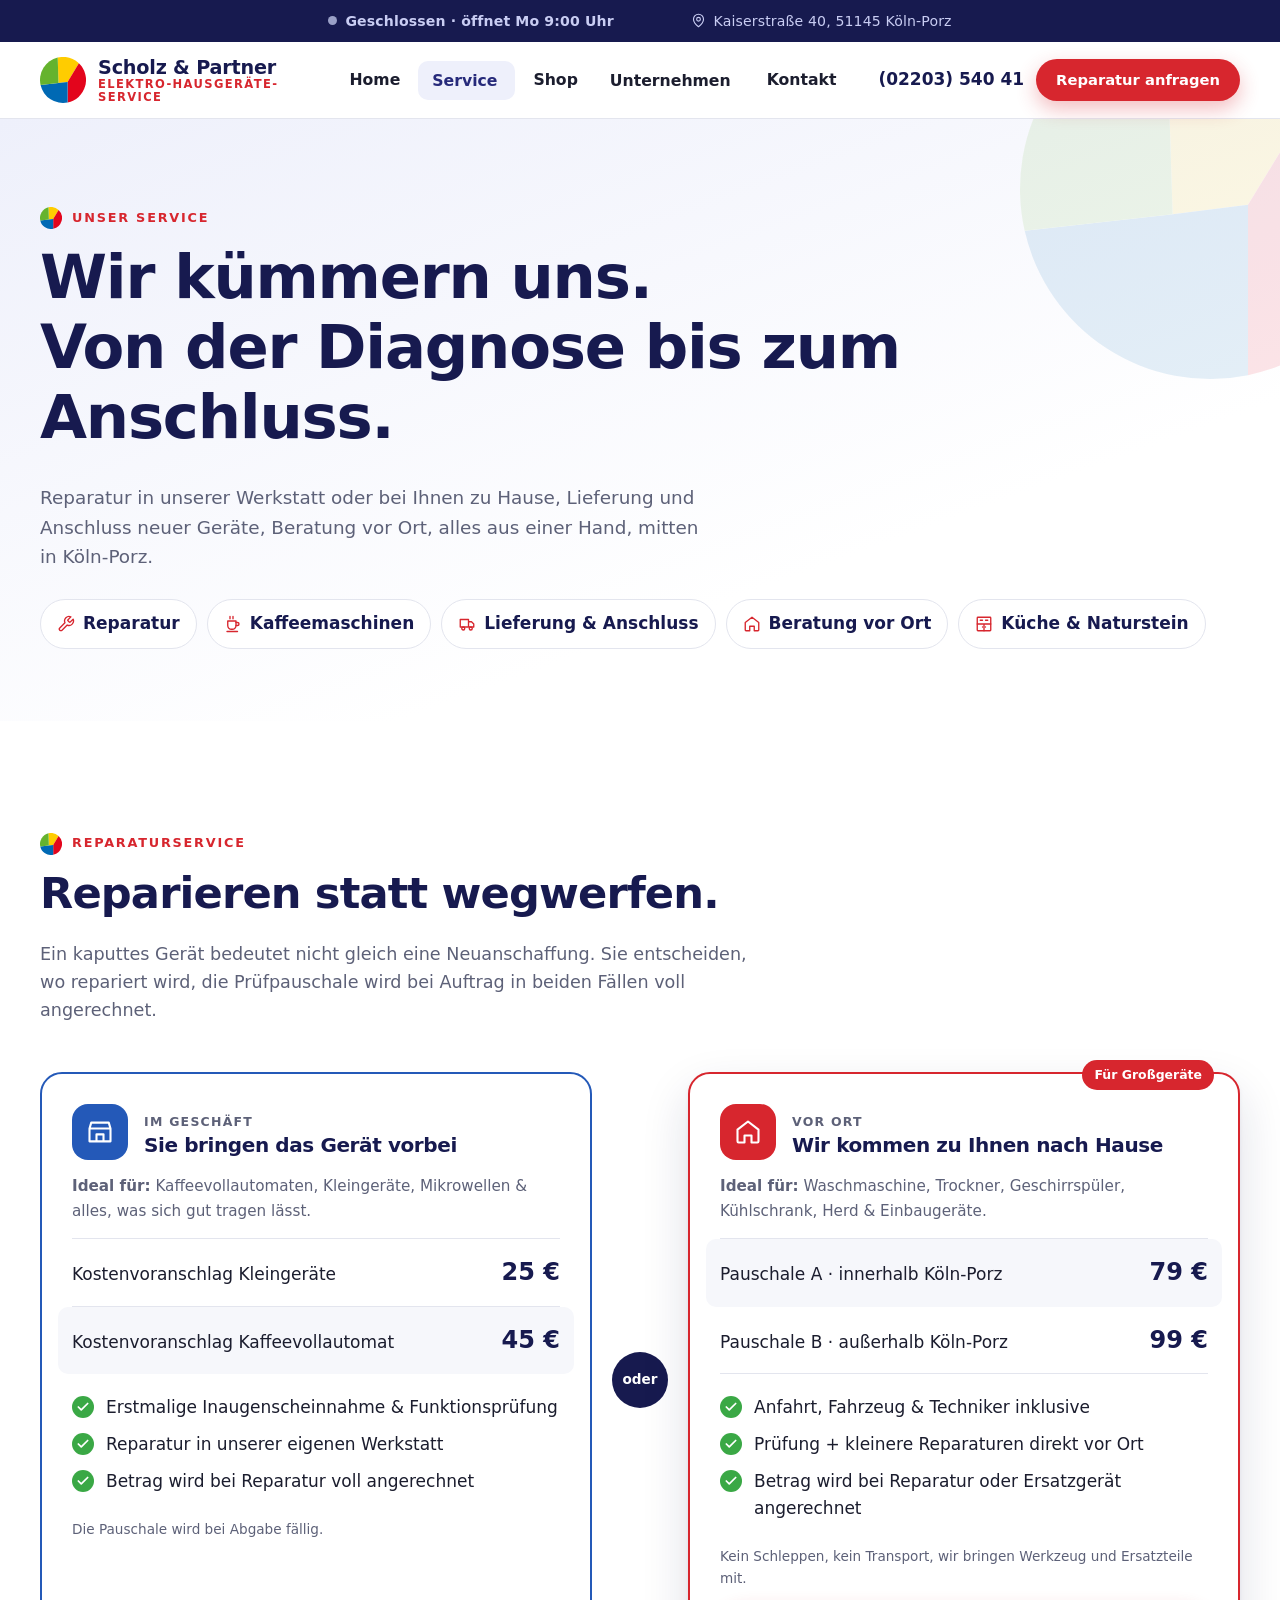
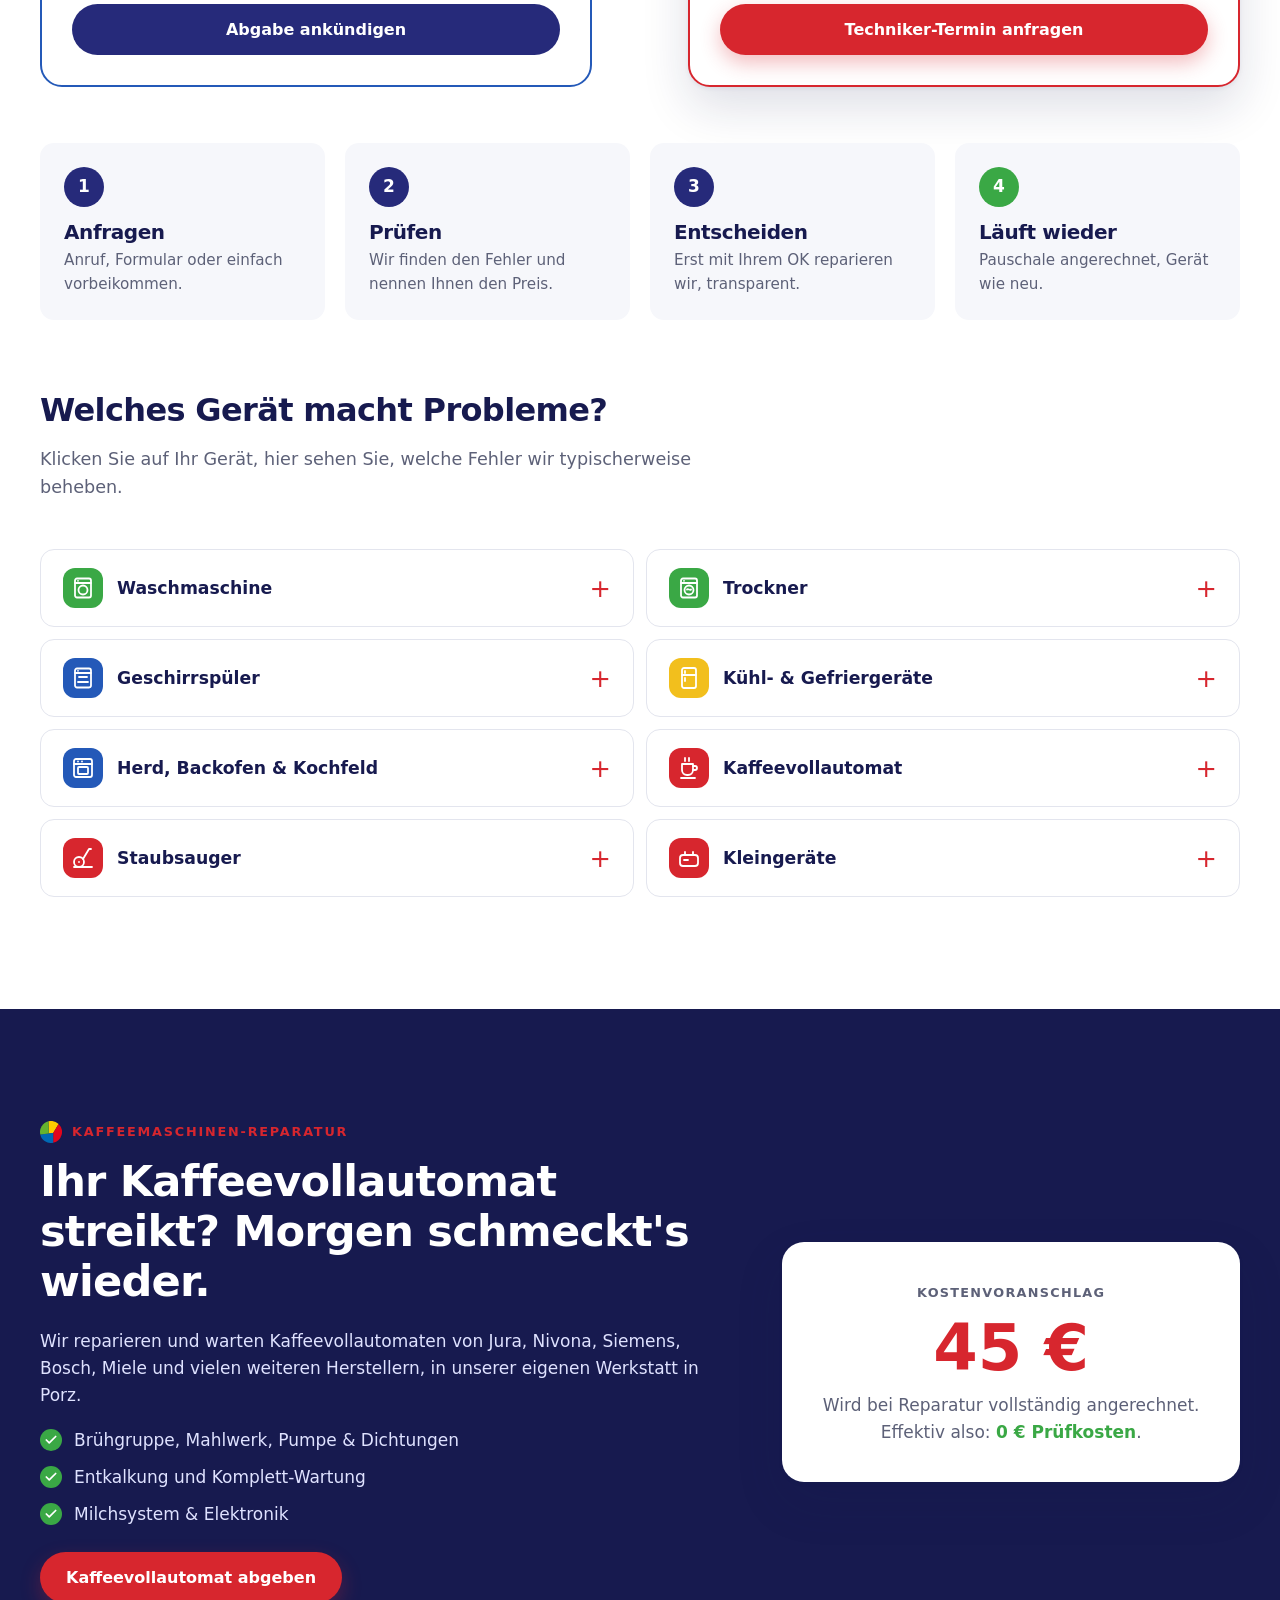
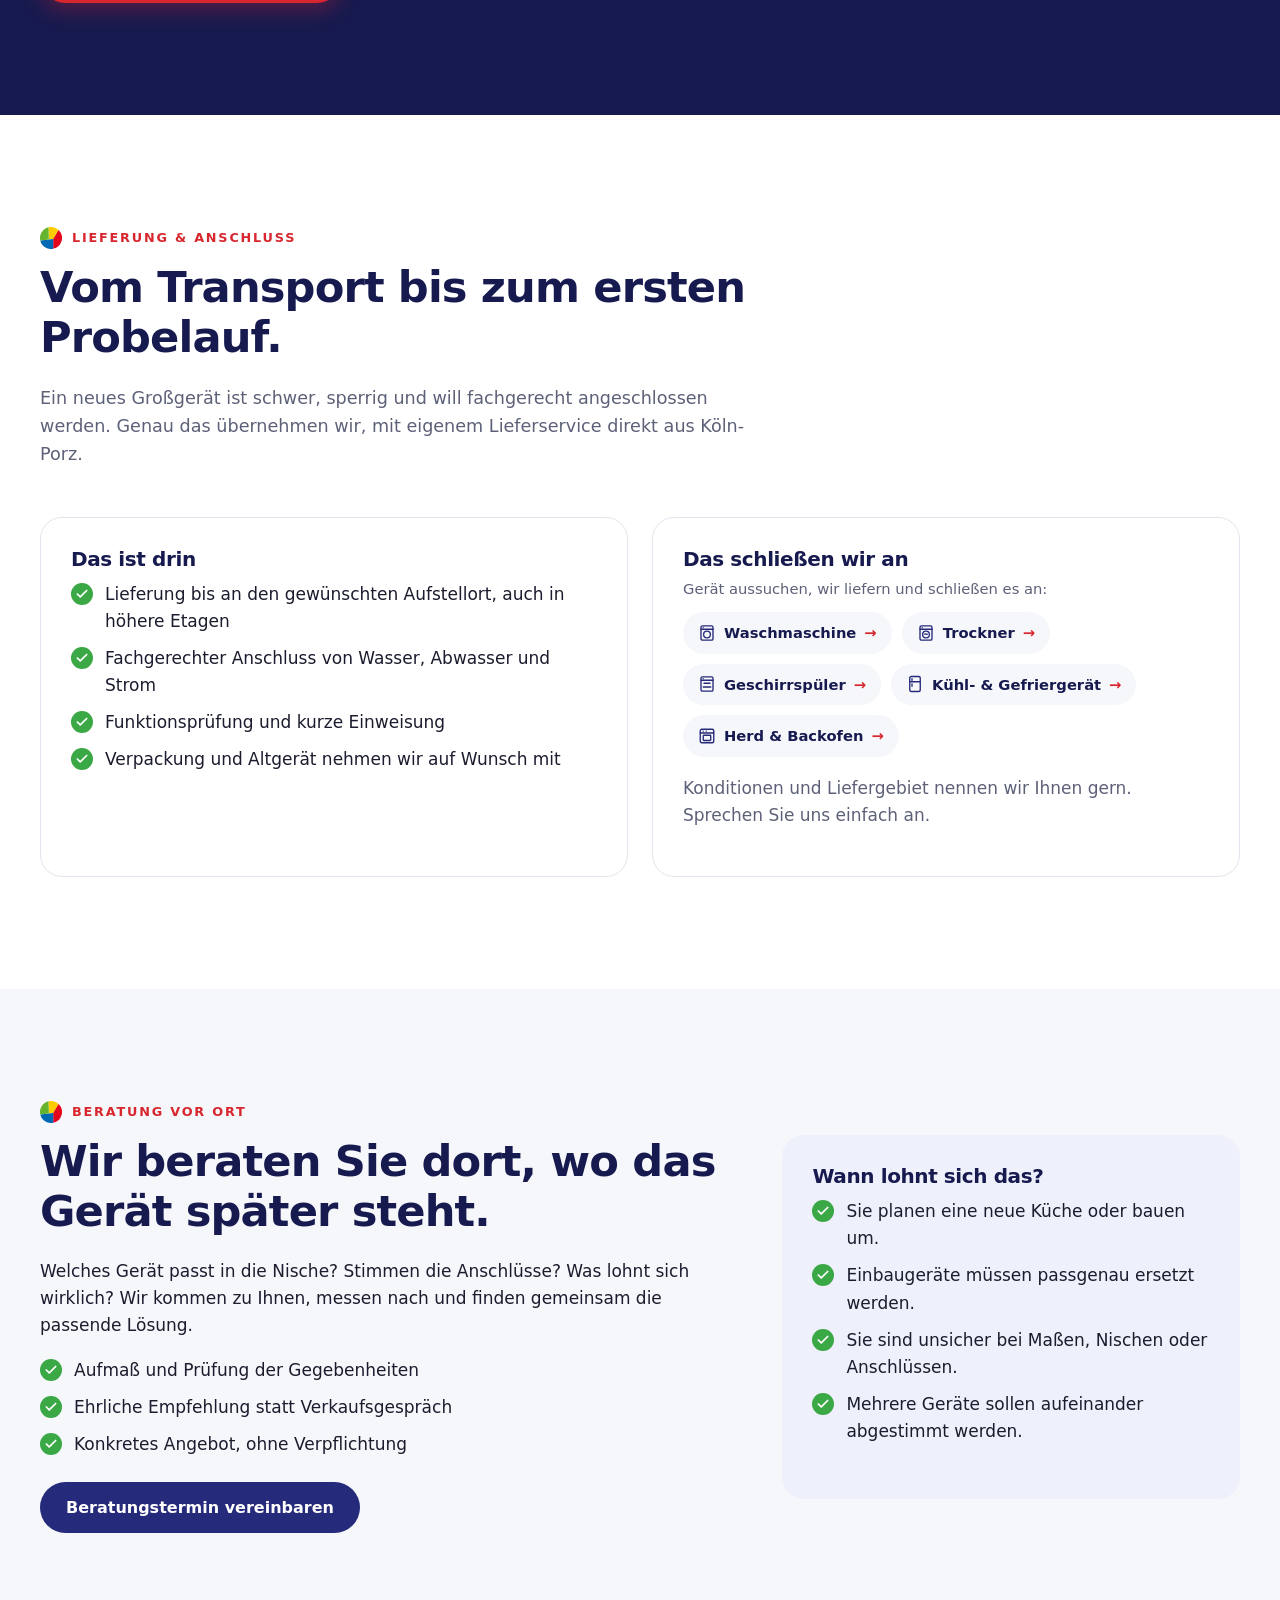
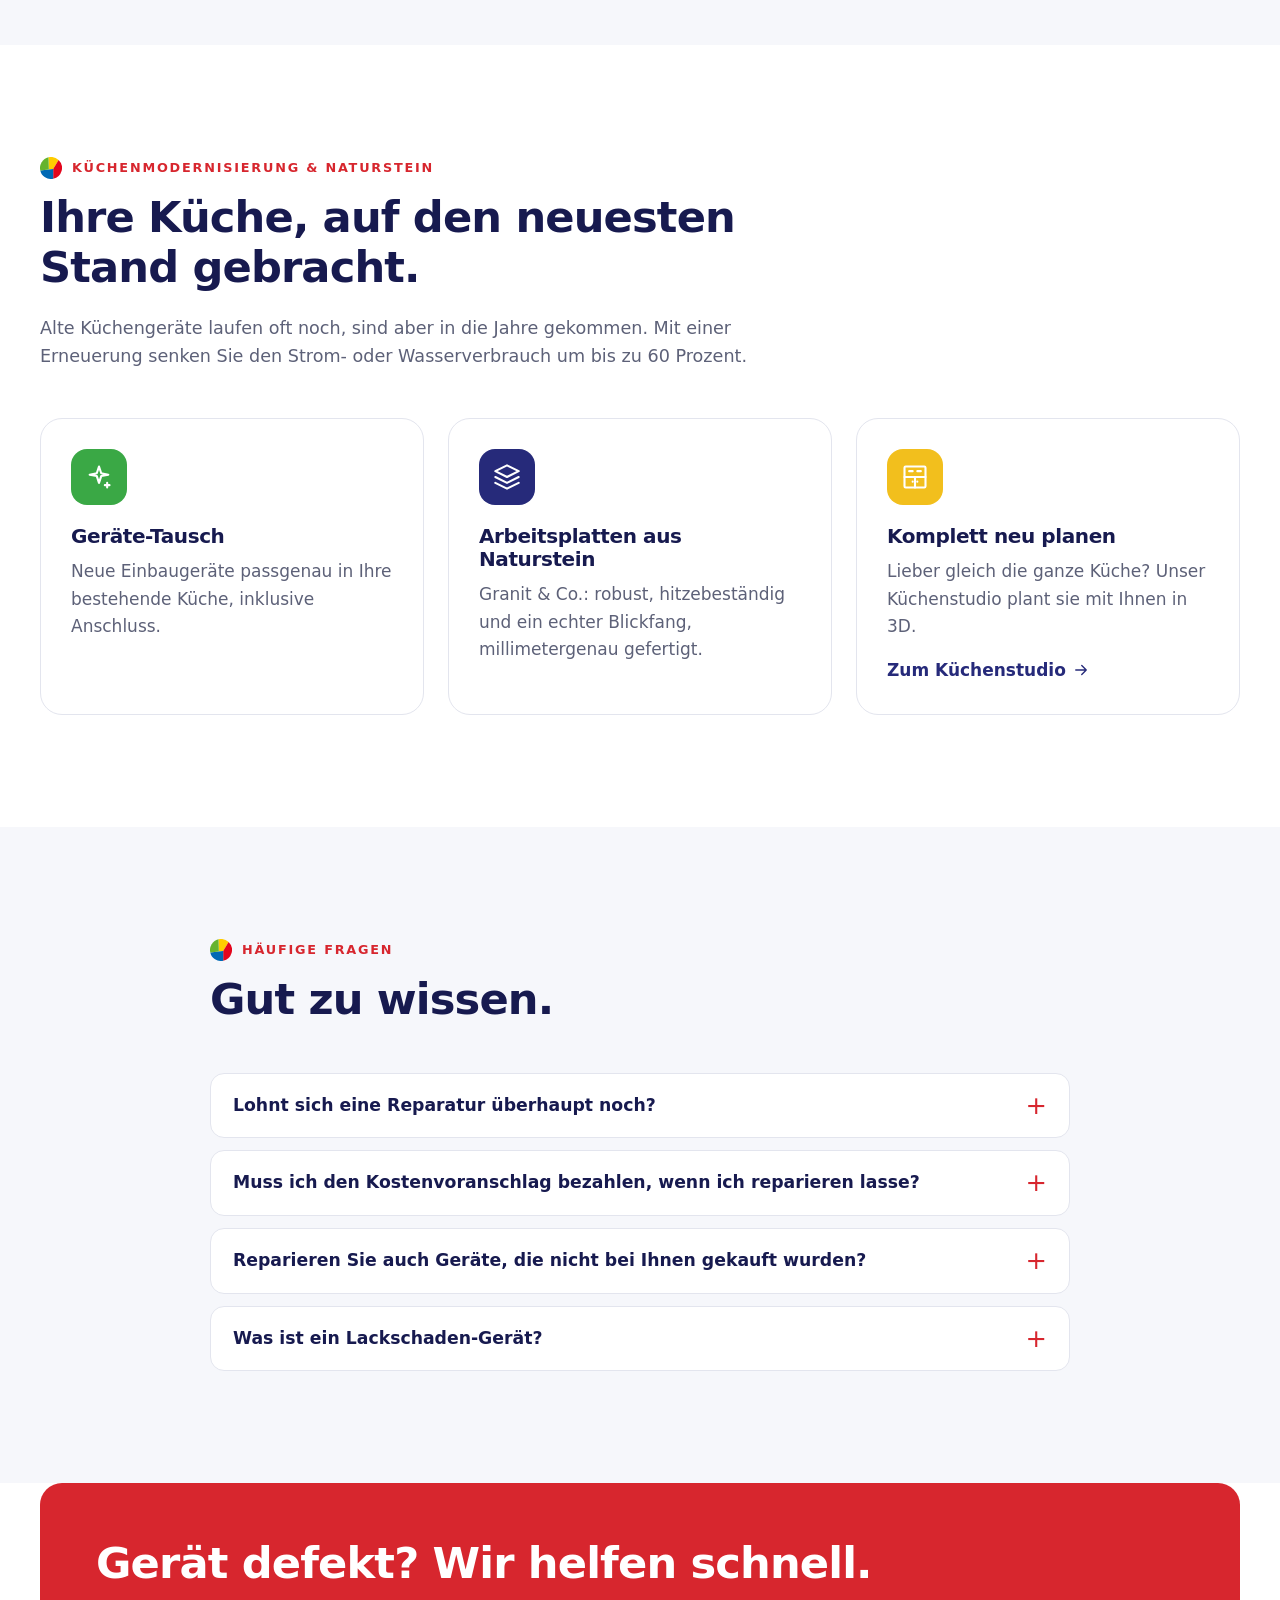
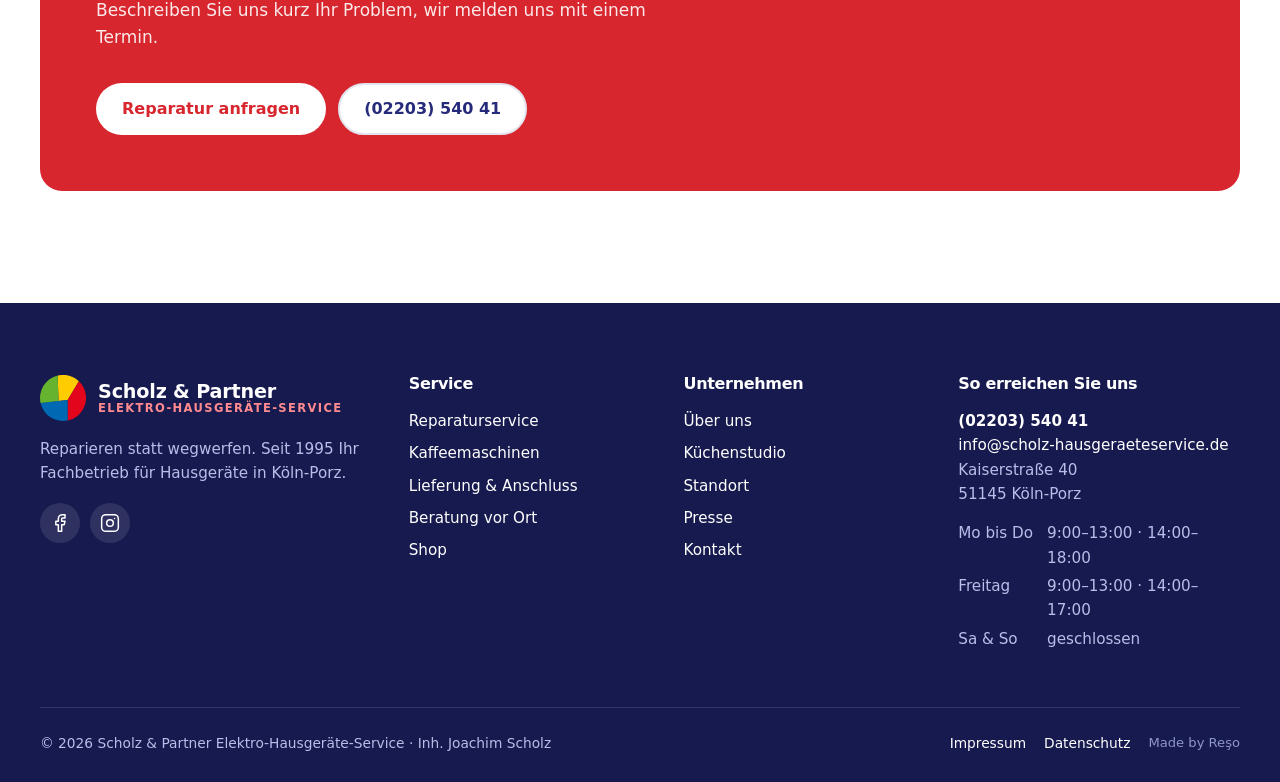
<file: service/index.html>
<!DOCTYPE html>
<html lang="de">
<head>
  <meta charset="utf-8">
  <meta name="viewport" content="width=device-width, initial-scale=1">
  <title>Service: Reparatur, Lieferung &amp; Anschluss in Köln-Porz, Scholz &amp; Partner</title>
  <meta name="description" content="Hausgeräte-Reparatur im Geschäft oder bei Ihnen zu Hause: Kostenvoranschlag ab 25 €, wird angerechnet. Dazu Kaffeemaschinen-Reparatur, Lieferung & Anschluss, Beratung vor Ort und Küchenmodernisierung.">
  <link rel="canonical" href="https://scholz-hausgeraeteservice.de/service/">
  <meta name="theme-color" content="#262a7a">
  <link rel="icon" href="/assets/img/favicon.svg" type="image/svg+xml">
  <link rel="stylesheet" href="/assets/css/main.css">
  <link rel="stylesheet" href="/service/style.css">
</head>
<body data-page="service">
<div id="site-header"></div>

<main>
  <section class="page-hero">
    <div class="container">
      <nav class="breadcrumb"><a href="/home/">Home</a> / Service</nav>
      <span class="eyebrow">Unser Service</span>
      <h1>Wir kümmern uns.<br>Von der Diagnose bis zum Anschluss.</h1>
      <p>Reparatur in unserer Werkstatt oder bei Ihnen zu Hause, Lieferung und Anschluss neuer Geräte, Beratung vor Ort, alles aus einer Hand, mitten in Köln-Porz.</p>
      <div class="jump">
        <a href="#reparatur" data-icon="wrench">Reparatur</a>
        <a href="#kaffee" data-icon="coffee">Kaffeemaschinen</a>
        <a href="#lieferung" data-icon="truck">Lieferung &amp; Anschluss</a>
        <a href="#beratung" data-icon="home">Beratung vor Ort</a>
        <a href="#kueche" data-icon="kitchen">Küche &amp; Naturstein</a>
      </div>
    </div>
  </section>

  <!-- ============ REPARATUR ============ -->
  <section class="section" id="reparatur">
    <div class="container">
      <div class="section-head">
        <span class="eyebrow">Reparaturservice</span>
        <h2>Reparieren statt wegwerfen.</h2>
        <p>Ein kaputtes Gerät bedeutet nicht gleich eine Neuanschaffung. Sie entscheiden, wo repariert wird, die Prüfpauschale wird bei Auftrag in beiden Fällen voll angerechnet.</p>
      </div>

      <!-- Direkter Vergleich: Geschäft vs. Zuhause -->
      <div class="compare">
        <article class="plan plan--instore reveal">
          <div class="plan__head c-blue"><div class="icon-bubble" data-icon="store"></div>
            <div><span class="plan__tag">Im Geschäft</span><h3>Sie bringen das Gerät vorbei</h3></div></div>
          <p class="plan__ideal"><strong>Ideal für:</strong> Kaffeevollautomaten, Kleingeräte, Mikrowellen &amp; alles, was sich gut tragen lässt.</p>
          <ul class="prices">
            <li><span>Kostenvoranschlag Kleingeräte</span><strong>25 €</strong></li>
            <li class="hl"><span>Kostenvoranschlag Kaffeevollautomat</span><strong>45 €</strong></li>
          </ul>
          <ul class="check-list">
            <li>Erstmalige Inaugenscheinnahme &amp; Funktionsprüfung</li>
            <li>Reparatur in unserer eigenen Werkstatt</li>
            <li>Betrag wird bei Reparatur voll angerechnet</li>
          </ul>
          <p class="plan__note">Die Pauschale wird bei Abgabe fällig.</p>
          <a class="btn btn--navy btn--block" href="/kontakt/?anliegen=reparatur&amp;ort=geschaeft">Abgabe ankündigen</a>
        </article>

        <div class="compare__vs" aria-hidden="true">oder</div>

        <article class="plan plan--featured reveal">
          <span class="plan__ribbon">Für Großgeräte</span>
          <div class="plan__head c-red"><div class="icon-bubble" data-icon="home"></div>
            <div><span class="plan__tag">Vor Ort</span><h3>Wir kommen zu Ihnen nach Hause</h3></div></div>
          <p class="plan__ideal"><strong>Ideal für:</strong> Waschmaschine, Trockner, Geschirrspüler, Kühlschrank, Herd &amp; Einbaugeräte.</p>
          <ul class="prices">
            <li class="hl"><span>Pauschale A · innerhalb Köln-Porz</span><strong>79 €</strong></li>
            <li><span>Pauschale B · außerhalb Köln-Porz</span><strong>99 €</strong></li>
          </ul>
          <ul class="check-list">
            <li>Anfahrt, Fahrzeug &amp; Techniker inklusive</li>
            <li>Prüfung + kleinere Reparaturen direkt vor Ort</li>
            <li>Betrag wird bei Reparatur oder Ersatzgerät angerechnet</li>
          </ul>
          <p class="plan__note">Kein Schleppen, kein Transport, wir bringen Werkzeug und Ersatzteile mit.</p>
          <a class="btn btn--red btn--block" href="/kontakt/?anliegen=reparatur&amp;ort=vor-ort">Techniker-Termin anfragen</a>
        </article>
      </div>

      <!-- Prozess -->
      <ol class="steps">
        <li class="reveal"><span>1</span><h3>Anfragen</h3><p>Anruf, Formular oder einfach vorbeikommen.</p></li>
        <li class="reveal"><span>2</span><h3>Prüfen</h3><p>Wir finden den Fehler und nennen Ihnen den Preis.</p></li>
        <li class="reveal"><span>3</span><h3>Entscheiden</h3><p>Erst mit Ihrem OK reparieren wir, transparent.</p></li>
        <li class="reveal"><span>4</span><h3>Läuft wieder</h3><p>Pauschale angerechnet, Gerät wie neu.</p></li>
      </ol>

      <!-- Unterbereiche zum Aufklappen -->
      <div class="section-head" style="margin-top:72px">
        <h2 style="font-size:clamp(1.5rem,2.6vw,2rem)">Welches Gerät macht Probleme?</h2>
        <p>Klicken Sie auf Ihr Gerät, hier sehen Sie, welche Fehler wir typischerweise beheben.</p>
      </div>
      <div class="acc" id="geraete">
        <details class="c-green"><summary><span class="acc__ico" data-icon="washer"></span>Waschmaschine</summary>
          <div><ul class="check-list"><li>Pumpt nicht ab / bleibt voll Wasser</li><li>Schleudert nicht oder ist sehr laut</li><li>Tür lässt sich nicht öffnen</li><li>Undicht, Fehlercode, startet nicht</li></ul><a class="link-arrow" href="/kontakt/?anliegen=reparatur&amp;geraet=Waschmaschine">Reparatur anfragen <span data-icon="arrow"></span></a></div></details>
        <details class="c-green"><summary><span class="acc__ico" data-icon="dryer"></span>Trockner</summary>
          <div><ul class="check-list"><li>Wird nicht warm / trocknet nicht</li><li>Trommel dreht sich nicht</li><li>Kondenswasser-Probleme, Fehlermeldung</li></ul><a class="link-arrow" href="/kontakt/?anliegen=reparatur&amp;geraet=Trockner">Reparatur anfragen <span data-icon="arrow"></span></a></div></details>
        <details class="c-blue"><summary><span class="acc__ico" data-icon="dishwasher"></span>Geschirrspüler</summary>
          <div><ul class="check-list"><li>Pumpt nicht ab, Wasser bleibt stehen</li><li>Spült nicht mehr sauber</li><li>Heizt nicht, Aquastop ausgelöst</li></ul><a class="link-arrow" href="/kontakt/?anliegen=reparatur&amp;geraet=Geschirrsp%C3%BCler">Reparatur anfragen <span data-icon="arrow"></span></a></div></details>
        <details class="c-yellow"><summary><span class="acc__ico" data-icon="fridge"></span>Kühl- &amp; Gefriergeräte</summary>
          <div><ul class="check-list"><li>Kühlt nicht mehr oder zu stark</li><li>Starke Vereisung, Wasser im Gerät</li><li>Brummt laut, Dichtung defekt</li></ul><a class="link-arrow" href="/kontakt/?anliegen=reparatur&amp;geraet=K%C3%BChlschrank">Reparatur anfragen <span data-icon="arrow"></span></a></div></details>
        <details class="c-blue"><summary><span class="acc__ico" data-icon="oven"></span>Herd, Backofen &amp; Kochfeld</summary>
          <div><ul class="check-list"><li>Wird nicht heiß, einzelne Platten ohne Funktion</li><li>Sicherung fliegt raus</li><li>Türdichtung, Scharniere, Beleuchtung</li></ul><a class="link-arrow" href="/kontakt/?anliegen=reparatur&amp;geraet=Herd%20%2F%20Backofen">Reparatur anfragen <span data-icon="arrow"></span></a></div></details>
        <details class="c-red"><summary><span class="acc__ico" data-icon="coffee"></span>Kaffeevollautomat</summary>
          <div><ul class="check-list"><li>Kein Kaffee, tröpfelt, Brühgruppe hängt</li><li>Mahlwerk blockiert, Milchsystem streikt</li><li>Entkalkung &amp; Wartung</li></ul><a class="link-arrow" href="#kaffee">Mehr zur Kaffeemaschinen-Reparatur <span data-icon="arrow"></span></a></div></details>
        <details class="c-red"><summary><span class="acc__ico" data-icon="vacuum"></span>Staubsauger</summary>
          <div><ul class="check-list"><li>Saugleistung lässt nach</li><li>Kabelaufwicklung, Schalter, Motor</li></ul><a class="link-arrow" href="/kontakt/?anliegen=reparatur&amp;geraet=Staubsauger">Reparatur anfragen <span data-icon="arrow"></span></a></div></details>
        <details class="c-red"><summary><span class="acc__ico" data-icon="small"></span>Kleingeräte</summary>
          <div><ul class="check-list"><li>Toaster, Wasserkocher, Küchenmaschine &amp; Co.</li><li>Geht nicht mehr an, Kabel oder Schalter defekt</li></ul><a class="link-arrow" href="/kontakt/?anliegen=reparatur&amp;geraet=Kleinger%C3%A4t">Reparatur anfragen <span data-icon="arrow"></span></a></div></details>
      </div>
    </div>
  </section>

  <!-- ============ KAFFEE ============ -->
  <section class="section section--navy" id="kaffee">
    <div class="container split">
      <div>
        <span class="eyebrow">Kaffeemaschinen-Reparatur</span>
        <h2>Ihr Kaffeevollautomat streikt? Morgen schmeckt's wieder.</h2>
        <p>Wir reparieren und warten Kaffeevollautomaten von Jura, Nivona, Siemens, Bosch, Miele und vielen weiteren Herstellern, in unserer eigenen Werkstatt in Porz.</p>
        <ul class="check-list light">
          <li>Brühgruppe, Mahlwerk, Pumpe &amp; Dichtungen</li>
          <li>Entkalkung und Komplett-Wartung</li>
          <li>Milchsystem &amp; Elektronik</li>
        </ul>
        <a class="btn btn--red" href="/kontakt/?anliegen=reparatur&amp;geraet=Kaffeevollautomat">Kaffeevollautomat abgeben</a>
      </div>
      <div class="price-card reveal">
        <span>Kostenvoranschlag</span>
        <strong>45 €</strong>
        <p>Wird bei Reparatur vollständig angerechnet.<br>Effektiv also: <b>0 € Prüfkosten</b>.</p>
      </div>
    </div>
  </section>

  <!-- ============ LIEFERUNG ============ -->
  <section class="section" id="lieferung">
    <div class="container">
      <div class="section-head">
        <span class="eyebrow">Lieferung &amp; Anschluss</span>
        <h2>Vom Transport bis zum ersten Probelauf.</h2>
        <p>Ein neues Großgerät ist schwer, sperrig und will fachgerecht angeschlossen werden. Genau das übernehmen wir, mit eigenem Lieferservice direkt aus Köln-Porz.</p>
      </div>
      <div class="grid grid-2 split-cards">
        <div class="card">
          <h3>Das ist drin</h3>
          <ul class="check-list">
            <li>Lieferung bis an den gewünschten Aufstellort, auch in höhere Etagen</li>
            <li>Fachgerechter Anschluss von Wasser, Abwasser und Strom</li>
            <li>Funktionsprüfung und kurze Einweisung</li>
            <li>Verpackung und Altgerät nehmen wir auf Wunsch mit</li>
          </ul>
        </div>
        <div class="card">
          <h3>Das schließen wir an</h3>
          <p class="chips-hint">Gerät aussuchen, wir liefern und schließen es an:</p>
          <div class="device-chips">
            <a href="/shop/?kategorie=waschmaschinen" data-icon="washer">Waschmaschine</a><a href="/shop/?kategorie=trockner" data-icon="dryer">Trockner</a><a href="/shop/?kategorie=geschirrspueler" data-icon="dishwasher">Geschirrspüler</a>
            <a href="/shop/?kategorie=kuehlschraenke" data-icon="fridge">Kühl- &amp; Gefriergerät</a><a href="/shop/?kategorie=herde" data-icon="oven">Herd &amp; Backofen</a>
          </div>
          <p style="margin-top:18px">Konditionen und Liefergebiet nennen wir Ihnen gern. Sprechen Sie uns einfach an.</p>
        </div>
      </div>
    </div>
  </section>

  <!-- ============ BERATUNG VOR ORT ============ -->
  <section class="section section--soft" id="beratung">
    <div class="container split">
      <div>
        <span class="eyebrow">Beratung vor Ort</span>
        <h2>Wir beraten Sie dort, wo das Gerät später steht.</h2>
        <p>Welches Gerät passt in die Nische? Stimmen die Anschlüsse? Was lohnt sich wirklich? Wir kommen zu Ihnen, messen nach und finden gemeinsam die passende Lösung.</p>
        <ul class="check-list">
          <li>Aufmaß und Prüfung der Gegebenheiten</li>
          <li>Ehrliche Empfehlung statt Verkaufsgespräch</li>
          <li>Konkretes Angebot, ohne Verpflichtung</li>
        </ul>
        <a class="btn btn--navy" href="/kontakt/?anliegen=beratung">Beratungstermin vereinbaren</a>
      </div>
      <div class="card when">
        <h3>Wann lohnt sich das?</h3>
        <ul class="check-list">
          <li>Sie planen eine neue Küche oder bauen um.</li>
          <li>Einbaugeräte müssen passgenau ersetzt werden.</li>
          <li>Sie sind unsicher bei Maßen, Nischen oder Anschlüssen.</li>
          <li>Mehrere Geräte sollen aufeinander abgestimmt werden.</li>
        </ul>
      </div>
    </div>
  </section>

  <!-- ============ KÜCHE ============ -->
  <section class="section" id="kueche">
    <div class="container">
      <div class="section-head">
        <span class="eyebrow">Küchenmodernisierung &amp; Naturstein</span>
        <h2>Ihre Küche, auf den neuesten Stand gebracht.</h2>
        <p>Alte Küchengeräte laufen oft noch, sind aber in die Jahre gekommen. Mit einer Erneuerung senken Sie den Strom- oder Wasserverbrauch um bis zu 60 Prozent.</p>
      </div>
      <div class="grid grid-3">
        <div class="card c-green reveal"><div class="icon-bubble" data-icon="sparkle"></div><h3>Geräte-Tausch</h3><p>Neue Einbaugeräte passgenau in Ihre bestehende Küche, inklusive Anschluss.</p></div>
        <div class="card c-navy reveal"><div class="icon-bubble" data-icon="layers"></div><h3>Arbeitsplatten aus Naturstein</h3><p>Granit &amp; Co.: robust, hitzebeständig und ein echter Blickfang, millimetergenau gefertigt.</p></div>
        <div class="card c-yellow reveal"><div class="icon-bubble" data-icon="kitchen"></div><h3>Komplett neu planen</h3><p>Lieber gleich die ganze Küche? Unser Küchenstudio plant sie mit Ihnen in 3D.</p><a class="link-arrow" href="/ueber-uns/#kuechenstudio">Zum Küchenstudio <span data-icon="arrow"></span></a></div>
      </div>
    </div>
  </section>

  <!-- ============ FAQ ============ -->
  <section class="section section--soft">
    <div class="container faq">
      <div class="section-head"><span class="eyebrow">Häufige Fragen</span><h2>Gut zu wissen.</h2></div>
      <div class="acc">
        <details><summary>Lohnt sich eine Reparatur überhaupt noch?</summary><div><p>Ja, denn Sie gehen kein Risiko ein: Lohnt sich die Reparatur nicht mehr und Sie kaufen ein neues Gerät bei uns, rechnen wir <strong>50 % des Kostenvoranschlags</strong> auf den Kaufpreis an, sofern wir den Kostenvoranschlag erstellt haben.</p><p>Nach der Prüfung sagen wir Ihnen ehrlich, ob sich die Reparatur lohnt oder ein neues Gerät die bessere Wahl ist. Gerade bei hochwertigen Geräten lohnt sie sich oft.</p></div></details>
        <details><summary>Muss ich den Kostenvoranschlag bezahlen, wenn ich reparieren lasse?</summary><div><p>Die Pauschale wird bei Abgabe bzw. beim Termin fällig, und bei einer Reparatur durch uns vollständig auf die Endrechnung angerechnet.</p></div></details>
        <details><summary>Reparieren Sie auch Geräte, die nicht bei Ihnen gekauft wurden?</summary><div><p>Selbstverständlich. Wir reparieren Geräte aller gängigen Marken, egal, wo Sie sie gekauft haben.</p></div></details>
        <details><summary>Was ist ein Lackschaden-Gerät?</summary><div><p>Ein neues Gerät mit kleinem optischem Makel, z. B. einem Kratzer oder einer Delle, technisch einwandfrei, aber deutlich günstiger. <a href="/shop/?zustand=lackschaden">Aktuelle Lackschaden-Geräte ansehen</a>.</p></div></details>
      </div>
    </div>
  </section>

  <section class="section" style="padding-top:0">
    <div class="container">
      <div class="cta-band">
        <div><h2>Gerät defekt? Wir helfen schnell.</h2><p>Beschreiben Sie uns kurz Ihr Problem, wir melden uns mit einem Termin.</p></div>
        <div class="cta-band__actions"><a class="btn btn--white" href="/kontakt/?anliegen=reparatur">Reparatur anfragen</a><a class="btn btn--ghost" data-phone href="#"></a></div>
      </div>
    </div>
  </section>
</main>

<div id="site-footer"></div>
<script src="/assets/js/main.js"></script>
<script src="/service/script.js"></script>
</body>
</html>
</file>
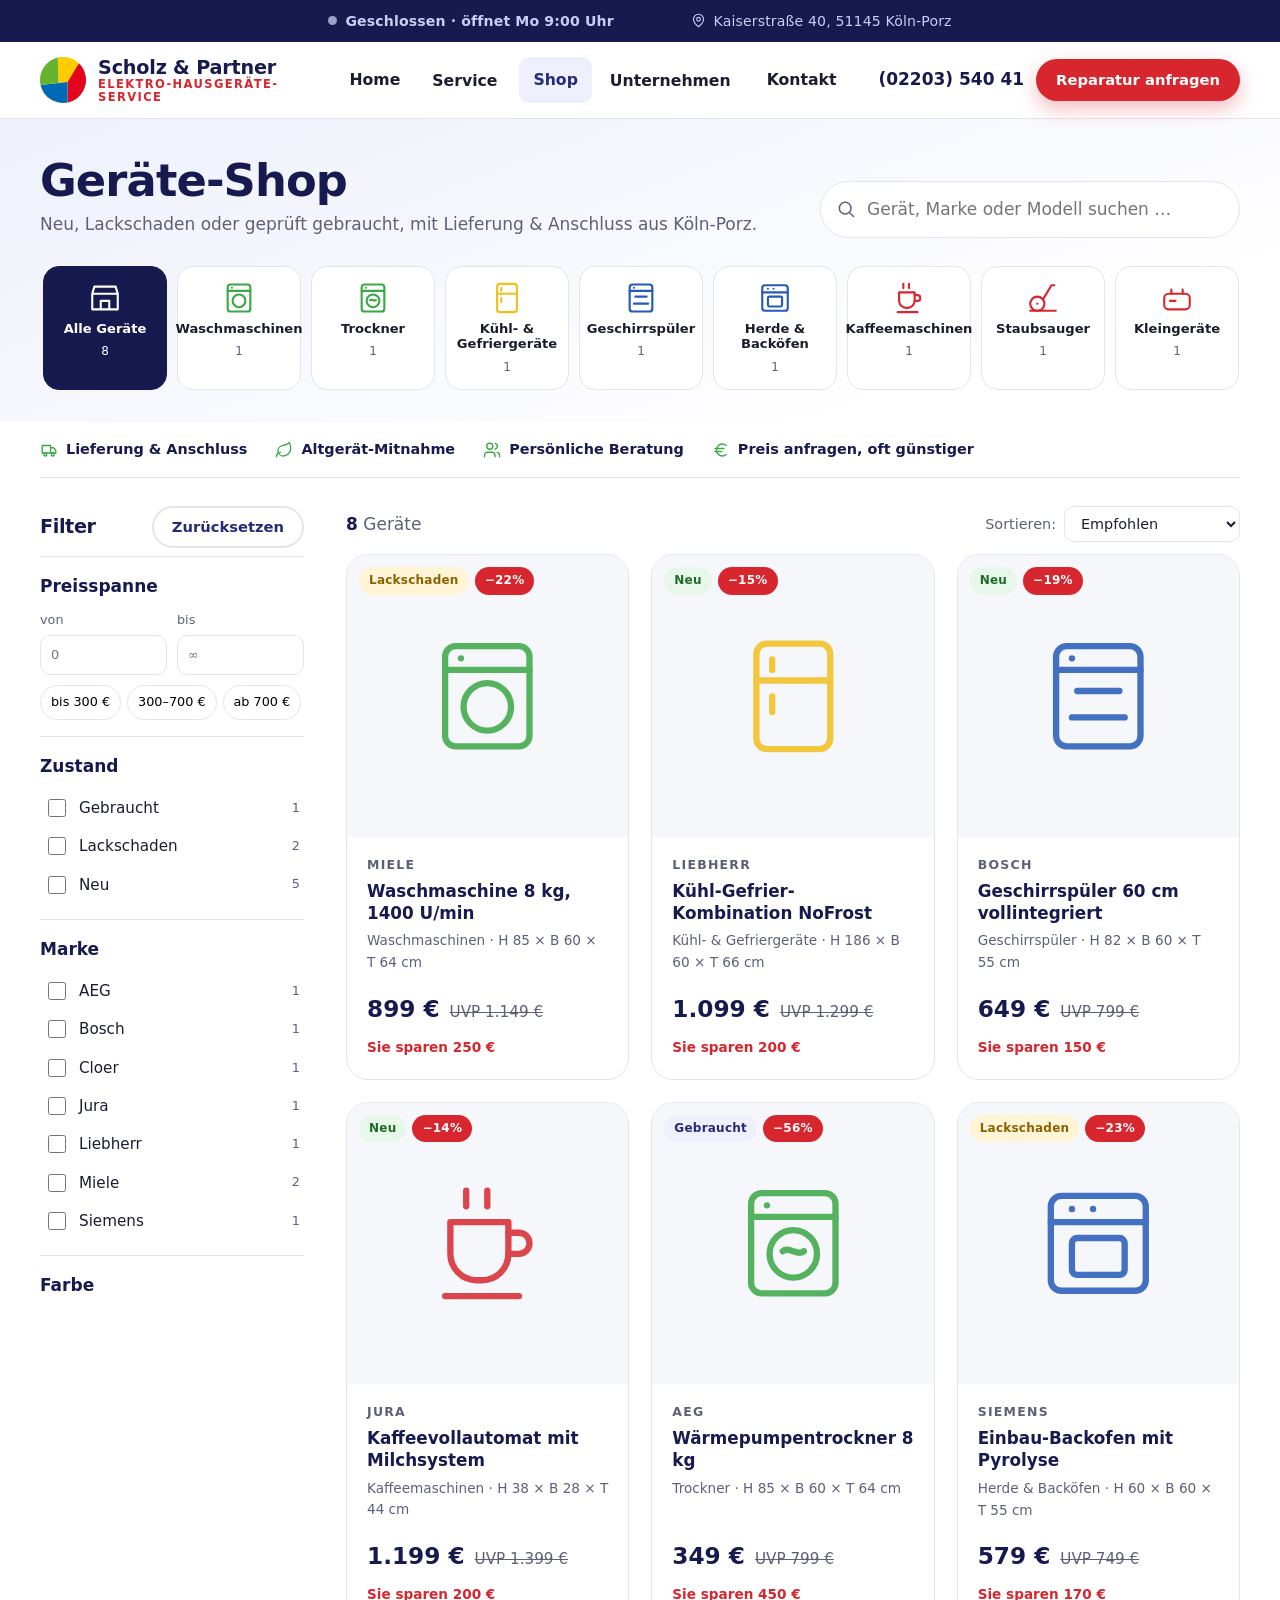
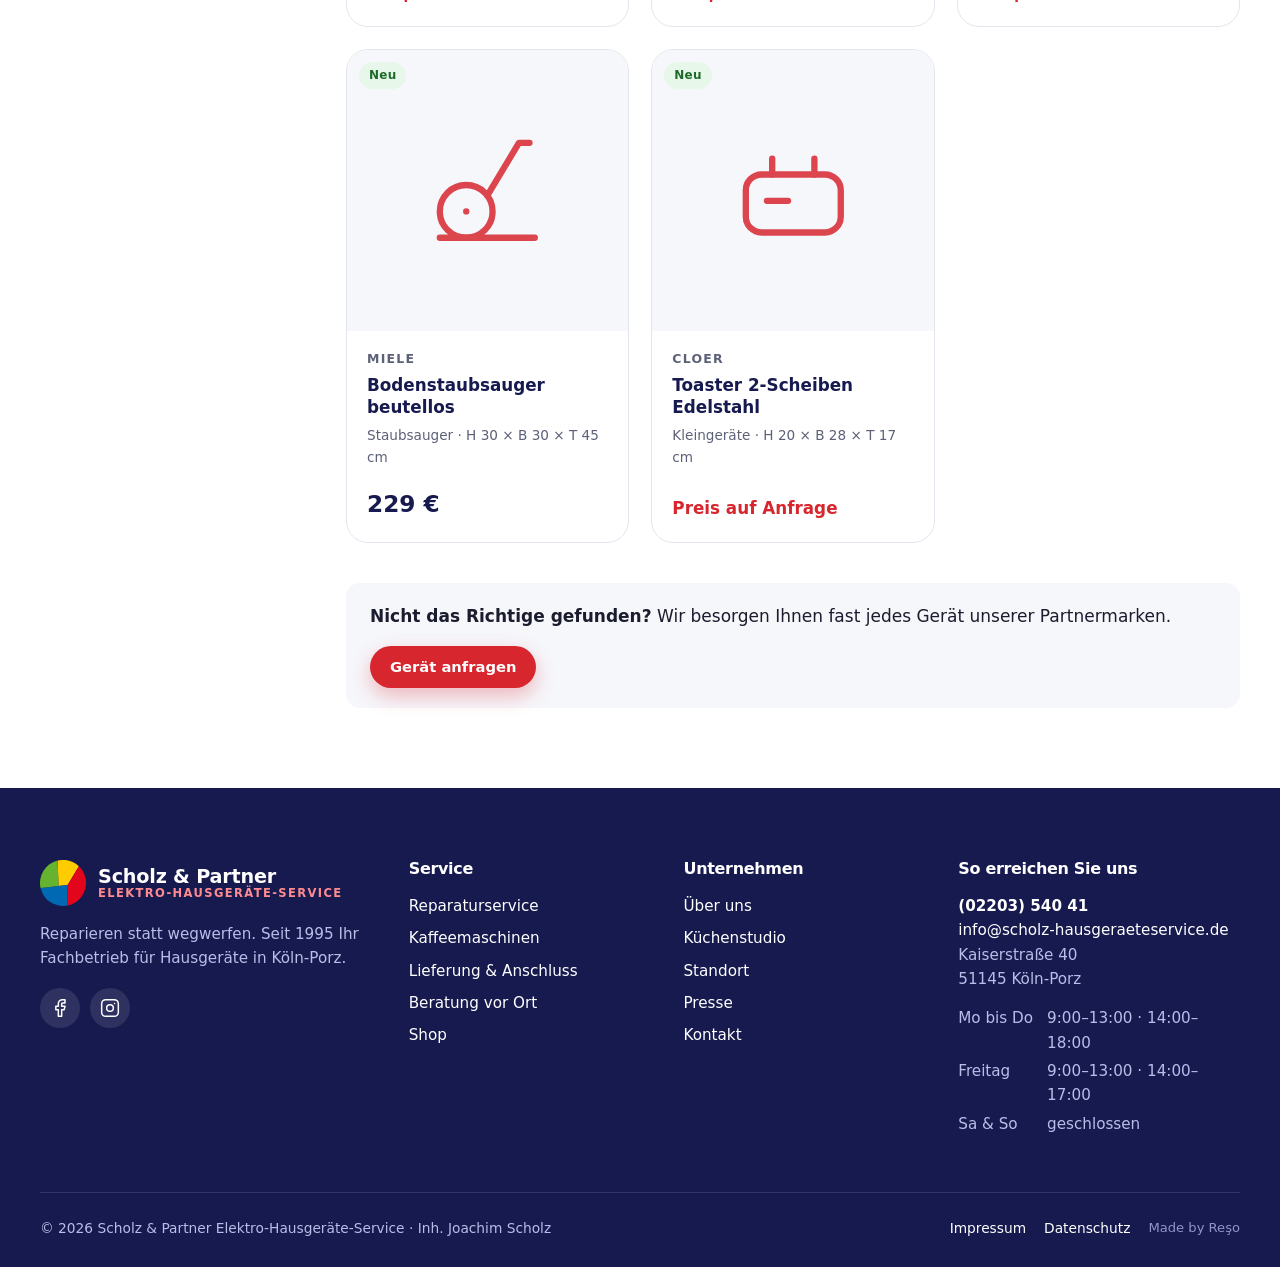
<file: shop/index.html>
<!DOCTYPE html>
<html lang="de">
<head>
  <meta charset="utf-8">
  <meta name="viewport" content="width=device-width, initial-scale=1">
  <title>Shop: Neu-, Lackschaden- &amp; Gebrauchtgeräte, Scholz &amp; Partner Köln-Porz</title>
  <meta name="description" content="Waschmaschinen, Kühlschränke, Geschirrspüler, Kaffeevollautomaten & mehr, neu, mit Lackschaden oder geprüft gebraucht. Mit Lieferung, Anschluss und Altgerätemitnahme in Köln.">
  <link rel="canonical" href="https://scholz-hausgeraeteservice.de/shop/">
  <meta name="theme-color" content="#262a7a">
  <link rel="icon" href="/assets/img/favicon.svg" type="image/svg+xml">
  <link rel="stylesheet" href="/assets/css/main.css">
  <link rel="stylesheet" href="/shop/style.css">
</head>
<body data-page="shop">
<div id="site-header"></div>

<main>
  <section class="shop-hero">
    <div class="container">
      <nav class="breadcrumb"><a href="/home/">Home</a> / Shop</nav>
      <div class="shop-hero__row">
        <div>
          <h1>Geräte-Shop</h1>
          <p>Neu, Lackschaden oder geprüft gebraucht, mit Lieferung &amp; Anschluss aus Köln-Porz.</p>
        </div>
        <label class="search"><span data-icon="search"></span><span class="sr-only">Suche</span>
          <input type="search" id="q" placeholder="Gerät, Marke oder Modell suchen …" autocomplete="off"></label>
      </div>
      <div class="cats" id="cats" role="group" aria-label="Gerätekategorien"></div>
    </div>
  </section>

  <div class="perks container">
    <span data-icon="truck">Lieferung &amp; Anschluss</span>
    <span data-icon="leaf">Altgerät-Mitnahme</span>
    <span data-icon="users">Persönliche Beratung</span>
    <span data-icon="euro">Preis anfragen, oft günstiger</span>
  </div>

  <section class="container shop">
    <aside class="filters" id="filters" aria-label="Filter">
      <div class="filters__head"><h2>Filter</h2><button class="btn btn--ghost btn--sm" type="button" id="reset">Zurücksetzen</button>
        <button class="filters__close" type="button" id="filters-close" aria-label="Filter schließen" data-icon="x"></button></div>

      <fieldset><legend>Preisspanne</legend>
        <div class="range"><label>von<input type="number" id="pmin" min="0" step="10" placeholder="0" inputmode="numeric"></label>
          <label>bis<input type="number" id="pmax" min="0" step="10" placeholder="∞" inputmode="numeric"></label></div>
        <div class="quick-price" id="quick-price">
          <button type="button" data-max="300">bis 300 €</button><button type="button" data-min="300" data-max="700">300–700 €</button><button type="button" data-min="700">ab 700 €</button>
        </div>
      </fieldset>
      <fieldset><legend>Zustand</legend><div class="opts" id="f-condition"></div></fieldset>
      <fieldset><legend>Marke</legend><div class="opts" id="f-brand"></div></fieldset>
      <fieldset><legend>Farbe</legend><div class="opts swatches" id="f-color"></div></fieldset>
      <fieldset><legend>Größe (cm)</legend>
        <div class="range"><label>max. Höhe<input type="number" id="hmax" min="0" placeholder="z. B. 85" inputmode="numeric"></label>
          <label>max. Breite<input type="number" id="wmax" min="0" placeholder="z. B. 60" inputmode="numeric"></label></div>
        <p class="hint">Tipp: Nischenmaß eingeben, wir zeigen nur Geräte, die passen.</p>
      </fieldset>
      <button class="btn btn--navy btn--block filters__apply" type="button" id="filters-apply">Ergebnisse anzeigen</button>
    </aside>

    <div class="results">
      <div class="toolbar">
        <button class="btn btn--ghost btn--sm filters-open" type="button" id="filters-open"><span data-icon="sliders"></span> Filter</button>
        <p id="count" aria-live="polite"></p>
        <label class="sort">Sortieren:
          <select id="sort">
            <option value="empfohlen">Empfohlen</option>
            <option value="ersparnis">Höchste Ersparnis</option>
            <option value="preis-auf">Preis aufsteigend</option>
            <option value="preis-ab">Preis absteigend</option>
            <option value="neu">Neueste zuerst</option>
          </select></label>
      </div>
      <div class="chips" id="chips"></div>
      <div class="product-grid" id="grid"></div>
      <div class="empty" id="empty" hidden>
        <div class="icon-bubble c-red" data-icon="search"></div>
        <h3>Ihr Wunschgerät ist nicht dabei?</h3>
        <p>Kein Problem, wir haben Zugriff auf das komplette Sortiment unserer Partnermarken und besorgen Ihnen fast jedes Gerät. Oft günstiger als online.</p>
        <a class="btn btn--red" href="/kontakt/?anliegen=preisanfrage">Wunschgerät anfragen</a>
      </div>
      <div class="cta-mini">
        <div><strong>Nicht das Richtige gefunden?</strong> Wir besorgen Ihnen fast jedes Gerät unserer Partnermarken.</div>
        <a class="btn btn--red btn--sm" href="/kontakt/?anliegen=preisanfrage">Gerät anfragen</a>
      </div>
    </div>
  </section>
  <div class="filters-backdrop" id="backdrop" hidden></div>
</main>

<div id="site-footer"></div>
<script src="/assets/js/main.js"></script>
<script src="/shop/script.js"></script>
</body>
</html>
</file>
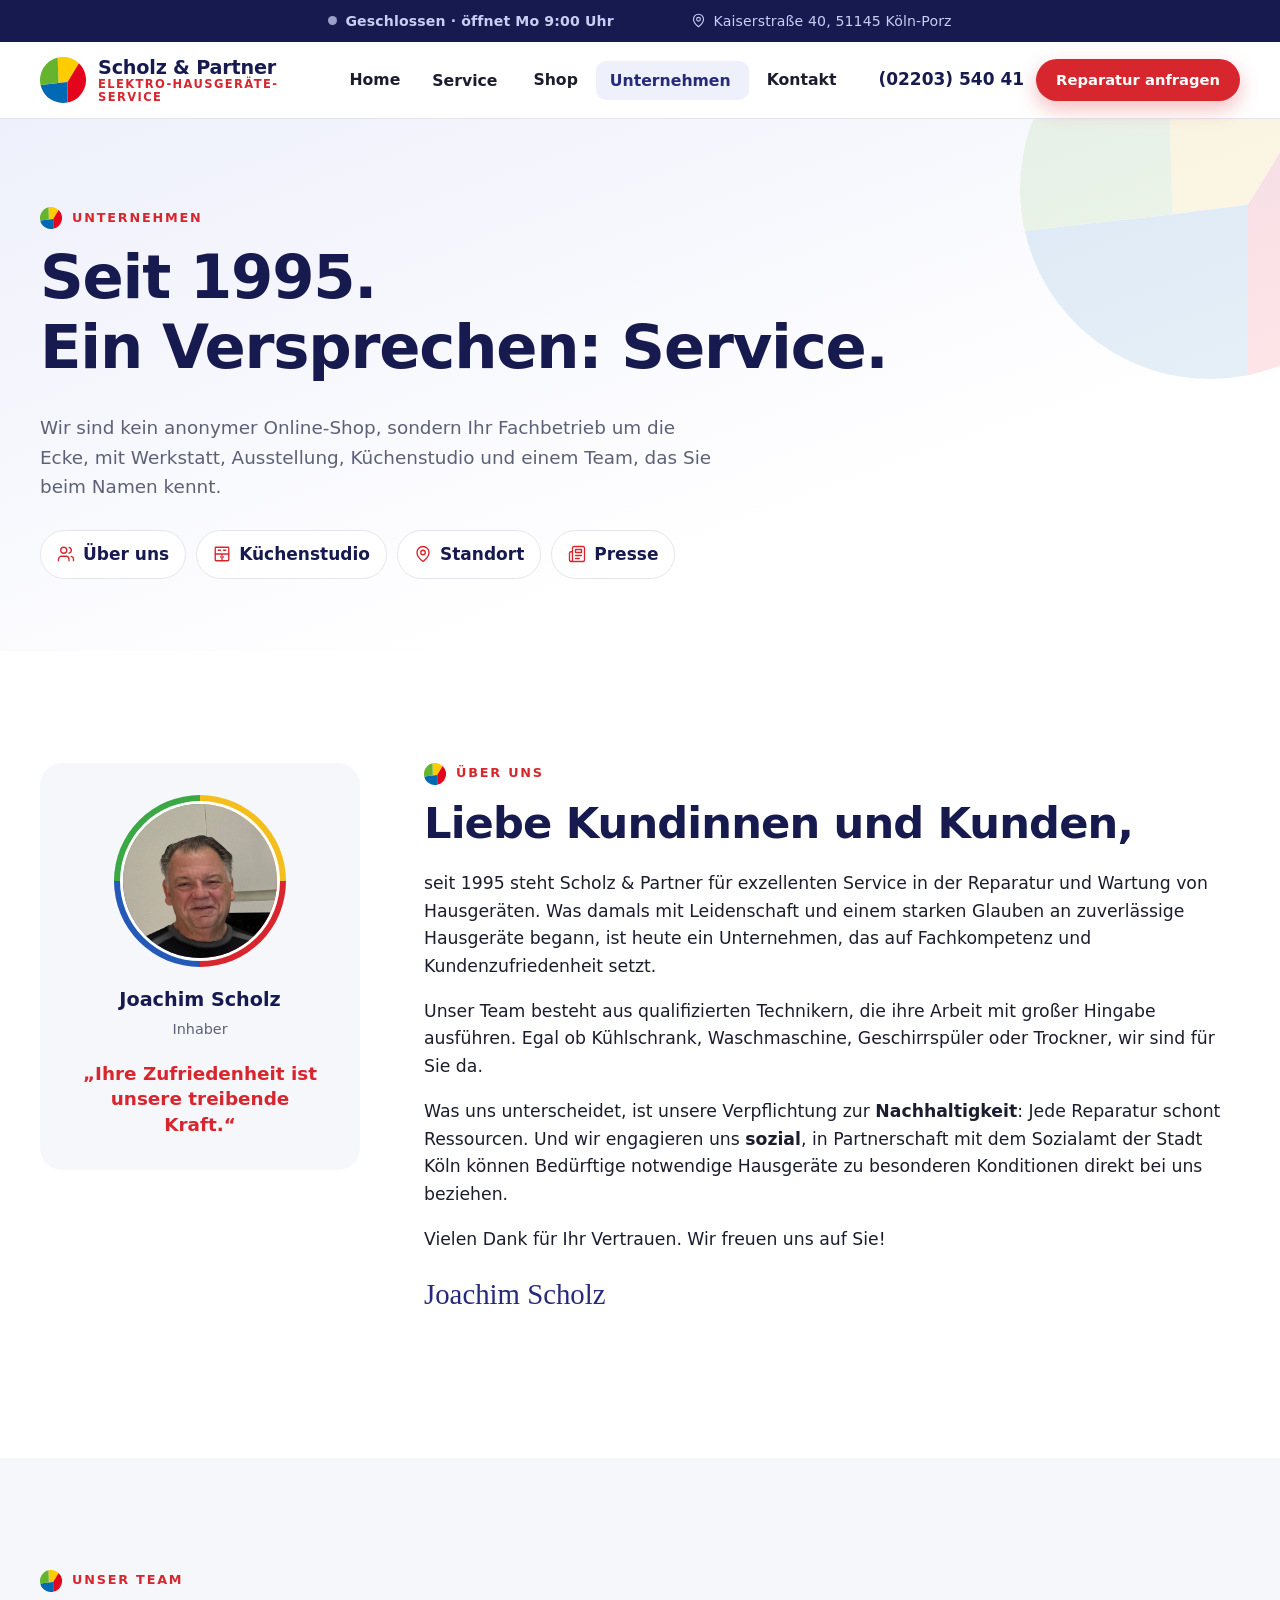
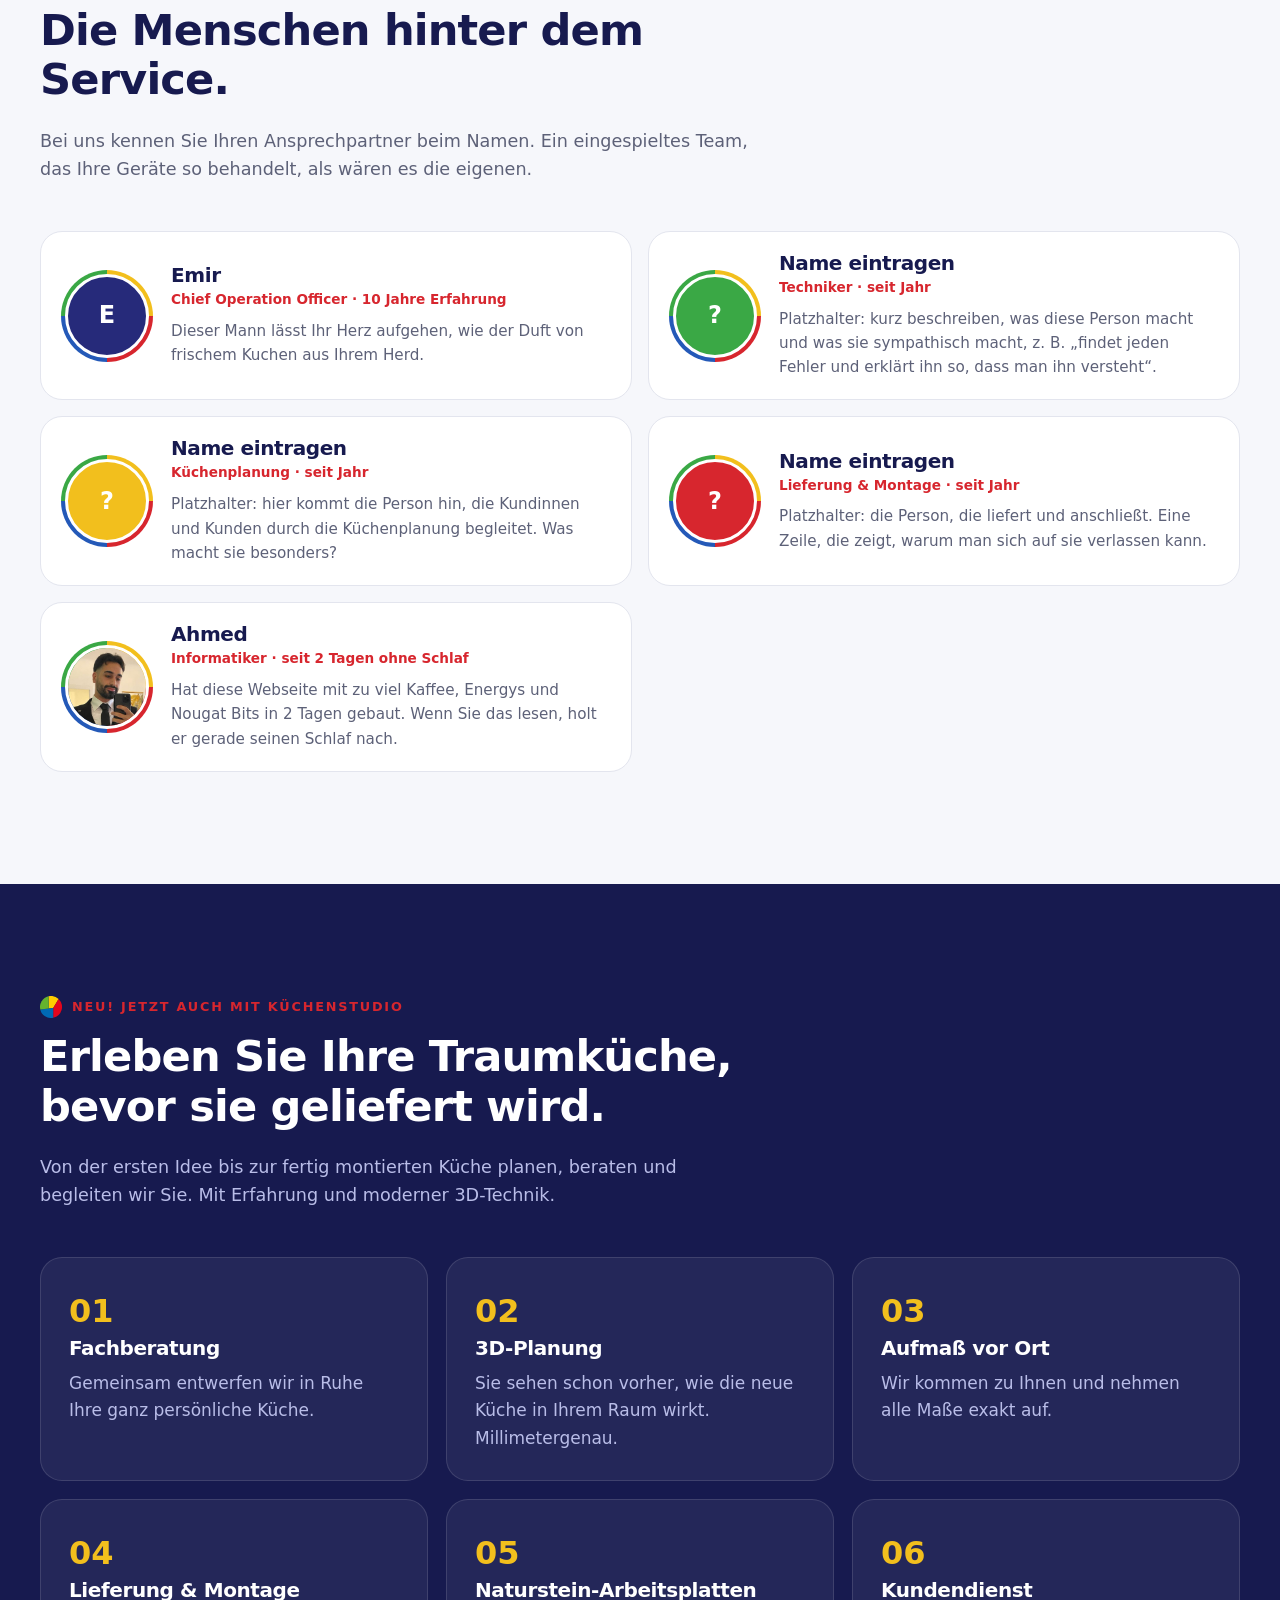
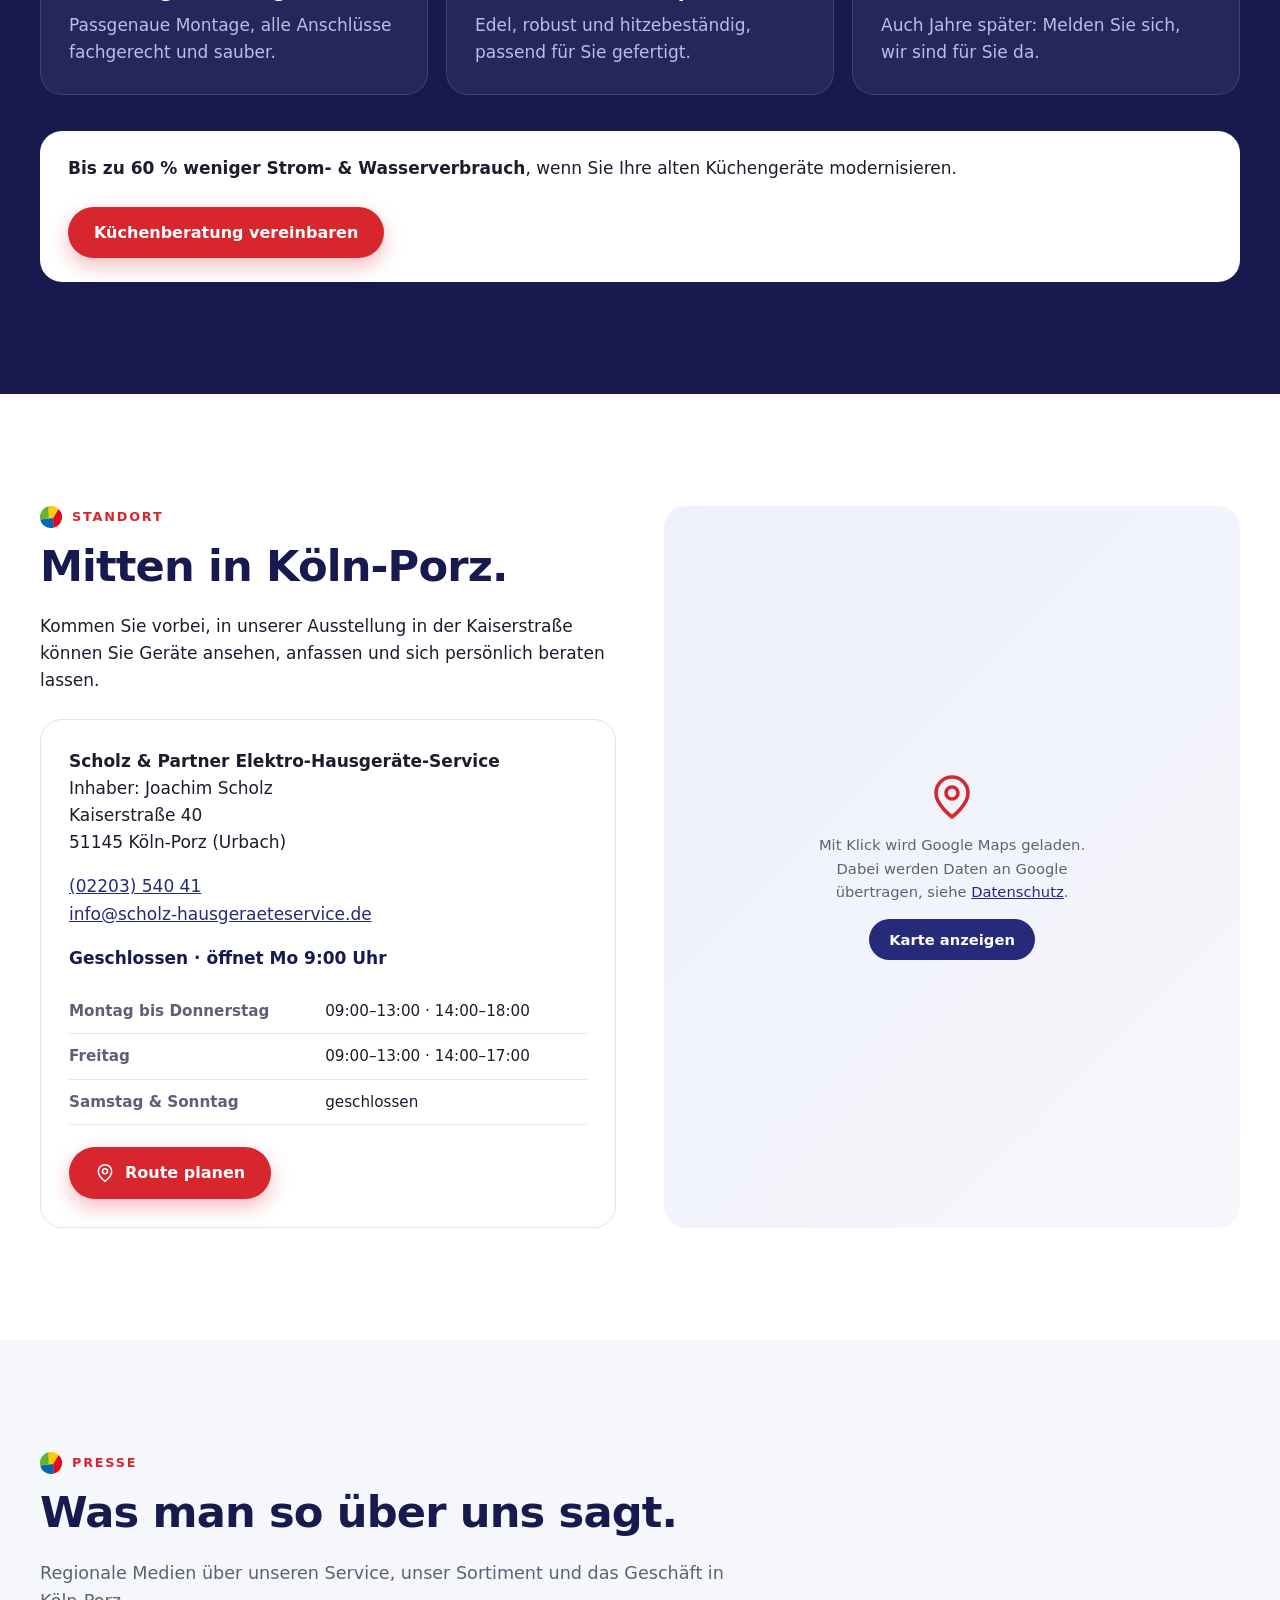
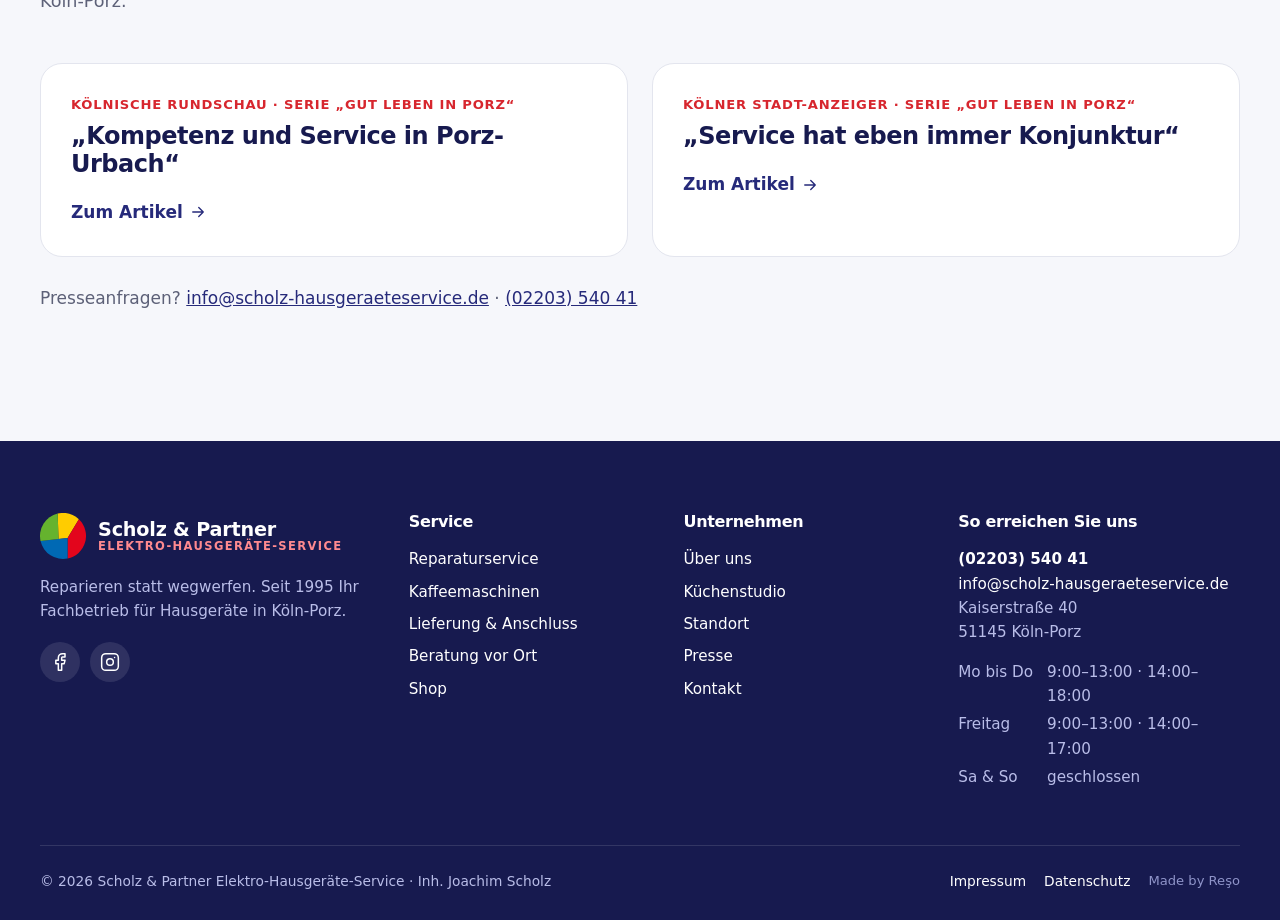
<file: ueber-uns/index.html>
<!DOCTYPE html>
<html lang="de">
<head>
  <meta charset="utf-8">
  <meta name="viewport" content="width=device-width, initial-scale=1">
  <title>Über uns, Küchenstudio &amp; Standort, Scholz &amp; Partner Köln-Porz</title>
  <meta name="description" content="Seit 1995 Ihr Hausgeräte-Fachbetrieb in Köln-Porz. Lernen Sie Inhaber Joachim Scholz, unser Küchenstudio und unseren Standort in der Kaiserstraße 40 kennen.">
  <link rel="canonical" href="https://scholz-hausgeraeteservice.de/ueber-uns/">
  <meta name="theme-color" content="#262a7a">
  <link rel="icon" href="/assets/img/favicon.svg" type="image/svg+xml">
  <link rel="stylesheet" href="/assets/css/main.css">
  <link rel="stylesheet" href="/ueber-uns/style.css">
</head>
<body data-page="ueber-uns">
<div id="site-header"></div>

<main>
  <section class="page-hero">
    <div class="container">
      <nav class="breadcrumb"><a href="/home/">Home</a> / Unternehmen</nav>
      <span class="eyebrow">Unternehmen</span>
      <h1>Seit 1995.<br>Ein Versprechen: Service.</h1>
      <p>Wir sind kein anonymer Online-Shop, sondern Ihr Fachbetrieb um die Ecke, mit Werkstatt, Ausstellung, Küchenstudio und einem Team, das Sie beim Namen kennt.</p>
      <div class="jump">
        <a href="#ueber-uns" data-icon="users">Über uns</a><a href="#kuechenstudio" data-icon="kitchen">Küchenstudio</a>
        <a href="#standort" data-icon="pin">Standort</a><a href="#presse" data-icon="newspaper">Presse</a>
      </div>
    </div>
  </section>

  <!-- ============ ÜBER UNS ============ -->
  <section class="section" id="ueber-uns">
    <div class="container letter">
      <div class="owner reveal">
        <div class="owner__photo ring"><img src="/ueber-uns/img/joachim-scholz-portrait.jpg" alt="Joachim Scholz, Inhaber" width="480" height="480"></div>
        <strong>Joachim Scholz</strong><span>Inhaber</span>
        <blockquote>„Ihre Zufriedenheit ist unsere treibende Kraft.“</blockquote>
      </div>
      <div class="letter__text">
        <span class="eyebrow">Über uns</span>
        <h2>Liebe Kundinnen und Kunden,</h2>
        <p>seit 1995 steht Scholz &amp; Partner für exzellenten Service in der Reparatur und Wartung von Hausgeräten. Was damals mit Leidenschaft und einem starken Glauben an zuverlässige Hausgeräte begann, ist heute ein Unternehmen, das auf Fachkompetenz und Kundenzufriedenheit setzt.</p>
        <p>Unser Team besteht aus qualifizierten Technikern, die ihre Arbeit mit großer Hingabe ausführen. Egal ob Kühlschrank, Waschmaschine, Geschirrspüler oder Trockner, wir sind für Sie da.</p>
        <p>Was uns unterscheidet, ist unsere Verpflichtung zur <strong>Nachhaltigkeit</strong>: Jede Reparatur schont Ressourcen. Und wir engagieren uns <strong>sozial</strong>, in Partnerschaft mit dem Sozialamt der Stadt Köln können Bedürftige notwendige Hausgeräte zu besonderen Konditionen direkt bei uns beziehen.</p>
        <p>Vielen Dank für Ihr Vertrauen. Wir freuen uns auf Sie!</p>
        <p class="sign">Joachim Scholz</p>
      </div>
    </div>
  </section>

  <!-- ============ UNSER TEAM ============ -->
  <section class="section section--soft" id="team">
    <div class="container">
      <div class="section-head">
        <span class="eyebrow">Unser Team</span>
        <h2>Die Menschen hinter dem Service.</h2>
        <p>Bei uns kennen Sie Ihren Ansprechpartner beim Namen. Ein eingespieltes Team, das Ihre Geräte so behandelt, als wären es die eigenen.</p>
      </div>
      <!-- Team pflegen: Foto in /ueber-uns/img/ ablegen und data-photo ergänzen, sonst erscheinen die Initialen. -->
      <div class="team">
        <article class="tm reveal">
          <div class="tm__photo ring c-navy" data-initials="E"></div>
          <div class="tm__body"><h3>Emir</h3><span class="tm__role">Chief Operation Officer · 10 Jahre Erfahrung</span>
            <p>Dieser Mann lässt Ihr Herz aufgehen, wie der Duft von frischem Kuchen aus Ihrem Herd.</p></div>
        </article>
        <article class="tm reveal">
          <div class="tm__photo ring c-green" data-initials="?"></div>
          <div class="tm__body"><h3>Name eintragen</h3><span class="tm__role">Techniker · seit Jahr</span>
            <p>Platzhalter: kurz beschreiben, was diese Person macht und was sie sympathisch macht, z. B. „findet jeden Fehler und erklärt ihn so, dass man ihn versteht“.</p></div>
        </article>
        <article class="tm reveal">
          <div class="tm__photo ring c-yellow" data-initials="?"></div>
          <div class="tm__body"><h3>Name eintragen</h3><span class="tm__role">Küchenplanung · seit Jahr</span>
            <p>Platzhalter: hier kommt die Person hin, die Kundinnen und Kunden durch die Küchenplanung begleitet. Was macht sie besonders?</p></div>
        </article>
        <article class="tm reveal">
          <div class="tm__photo ring c-red" data-initials="?"></div>
          <div class="tm__body"><h3>Name eintragen</h3><span class="tm__role">Lieferung &amp; Montage · seit Jahr</span>
            <p>Platzhalter: die Person, die liefert und anschließt. Eine Zeile, die zeigt, warum man sich auf sie verlassen kann.</p></div>
        </article>
        <article class="tm reveal">
          <div class="tm__photo ring c-blue" data-initials="A" data-photo="/ueber-uns/img/ahmed-portrait.jpg"></div>
          <div class="tm__body"><h3>Ahmed</h3><span class="tm__role">Informatiker · seit 2 Tagen ohne Schlaf</span>
            <p>Hat diese Webseite mit zu viel Kaffee, Energys und Nougat Bits in 2 Tagen gebaut. Wenn Sie das lesen, holt er gerade seinen Schlaf nach.</p></div>
        </article>
      </div>
    </div>
  </section>

  <!-- ============ KÜCHENSTUDIO ============ -->
  <section class="section section--navy" id="kuechenstudio">
    <div class="container">
      <div class="section-head">
        <span class="eyebrow">Neu! Jetzt auch mit Küchenstudio</span>
        <h2>Erleben Sie Ihre Traumküche, bevor sie geliefert wird.</h2>
        <p>Von der ersten Idee bis zur fertig montierten Küche planen, beraten und begleiten wir Sie. Mit Erfahrung und moderner 3D-Technik.</p>
      </div>
      <div class="kitchen-steps">
        <div class="ks reveal"><span>01</span><h3>Fachberatung</h3><p>Gemeinsam entwerfen wir in Ruhe Ihre ganz persönliche Küche.</p></div>
        <div class="ks reveal"><span>02</span><h3>3D-Planung</h3><p>Sie sehen schon vorher, wie die neue Küche in Ihrem Raum wirkt. Millimetergenau.</p></div>
        <div class="ks reveal"><span>03</span><h3>Aufmaß vor Ort</h3><p>Wir kommen zu Ihnen und nehmen alle Maße exakt auf.</p></div>
        <div class="ks reveal"><span>04</span><h3>Lieferung &amp; Montage</h3><p>Passgenaue Montage, alle Anschlüsse fachgerecht und sauber.</p></div>
        <div class="ks reveal"><span>05</span><h3>Naturstein-Arbeitsplatten</h3><p>Edel, robust und hitzebeständig, passend für Sie gefertigt.</p></div>
        <div class="ks reveal"><span>06</span><h3>Kundendienst</h3><p>Auch Jahre später: Melden Sie sich, wir sind für Sie da.</p></div>
      </div>
      <div class="kitchen-cta">
        <p><strong>Bis zu 60 % weniger Strom- &amp; Wasserverbrauch</strong>, wenn Sie Ihre alten Küchengeräte modernisieren.</p>
        <a class="btn btn--red" href="/kontakt/?anliegen=kueche">Küchenberatung vereinbaren</a>
      </div>
    </div>
  </section>

  <!-- ============ STANDORT ============ -->
  <section class="section" id="standort">
    <div class="container location">
      <div>
        <span class="eyebrow">Standort</span>
        <h2>Mitten in Köln-Porz.</h2>
        <p>Kommen Sie vorbei, in unserer Ausstellung in der Kaiserstraße können Sie Geräte ansehen, anfassen und sich persönlich beraten lassen.</p>
        <div class="loc-card">
          <p><strong>Scholz &amp; Partner Elektro-Hausgeräte-Service</strong><br>Inhaber: Joachim Scholz<br>Kaiserstraße 40<br>51145 Köln-Porz (Urbach)</p>
          <p><a data-phone href="#"></a><br><a href="mailto:info@scholz-hausgeraeteservice.de">info@scholz-hausgeraeteservice.de</a></p>
          <p class="loc-status" id="loc-status"></p>
          <table class="hours">
            <tr><th>Montag bis Donnerstag</th><td>09:00–13:00 · 14:00–18:00</td></tr>
            <tr><th>Freitag</th><td>09:00–13:00 · 14:00–17:00</td></tr>
            <tr><th>Samstag &amp; Sonntag</th><td>geschlossen</td></tr>
          </table>
          <a class="btn btn--red" id="route" target="_blank" rel="noopener"><span data-icon="pin"></span> Route planen</a>
        </div>
      </div>
      <!-- Karte erst nach Zustimmung laden (DSGVO) -->
      <div class="map" id="map">
        <div class="map__consent">
          <span data-icon="pin"></span>
          <p>Mit Klick wird Google Maps geladen. Dabei werden Daten an Google übertragen, siehe <a href="/datenschutz/">Datenschutz</a>.</p>
          <button class="btn btn--navy btn--sm" type="button" id="map-load">Karte anzeigen</button>
        </div>
      </div>
    </div>
  </section>

  <!-- ============ PRESSE ============ -->
  <section class="section section--soft" id="presse">
    <div class="container">
      <div class="section-head"><span class="eyebrow">Presse</span><h2>Was man so über uns sagt.</h2>
        <p>Regionale Medien über unseren Service, unser Sortiment und das Geschäft in Köln-Porz.</p></div>
      <div class="grid grid-2">
        <a class="card press-card reveal" href="https://specials.rundschau-online.de/gut-leben-in-porz-50362/koeln/haushaltsgeraeteservice-scholz-partner-kompetenz-service-porz-urbach-sortiment-kaffee-automaten-169299" target="_blank" rel="noopener">
          <span class="press-card__src">Kölnische Rundschau · Serie „Gut leben in Porz“</span><h3>„Kompetenz und Service in Porz-Urbach“</h3><span class="link-arrow">Zum Artikel <span data-icon="arrow"></span></span></a>
        <a class="card press-card reveal" href="https://specials.ksta.de/gut-leben-in-porz-09-2022/koeln/service-hat-eben-immer-konjunktur-192924" target="_blank" rel="noopener">
          <span class="press-card__src">Kölner Stadt-Anzeiger · Serie „Gut leben in Porz“</span><h3>„Service hat eben immer Konjunktur“</h3><span class="link-arrow">Zum Artikel <span data-icon="arrow"></span></span></a>
      </div>
      <p class="press-note">Presseanfragen? <a href="mailto:info@scholz-hausgeraeteservice.de">info@scholz-hausgeraeteservice.de</a> · <a data-phone href="#"></a></p>
    </div>
  </section>
</main>

<div id="site-footer"></div>
<script src="/assets/js/main.js"></script>
<script src="/ueber-uns/script.js"></script>
</body>
</html>
</file>
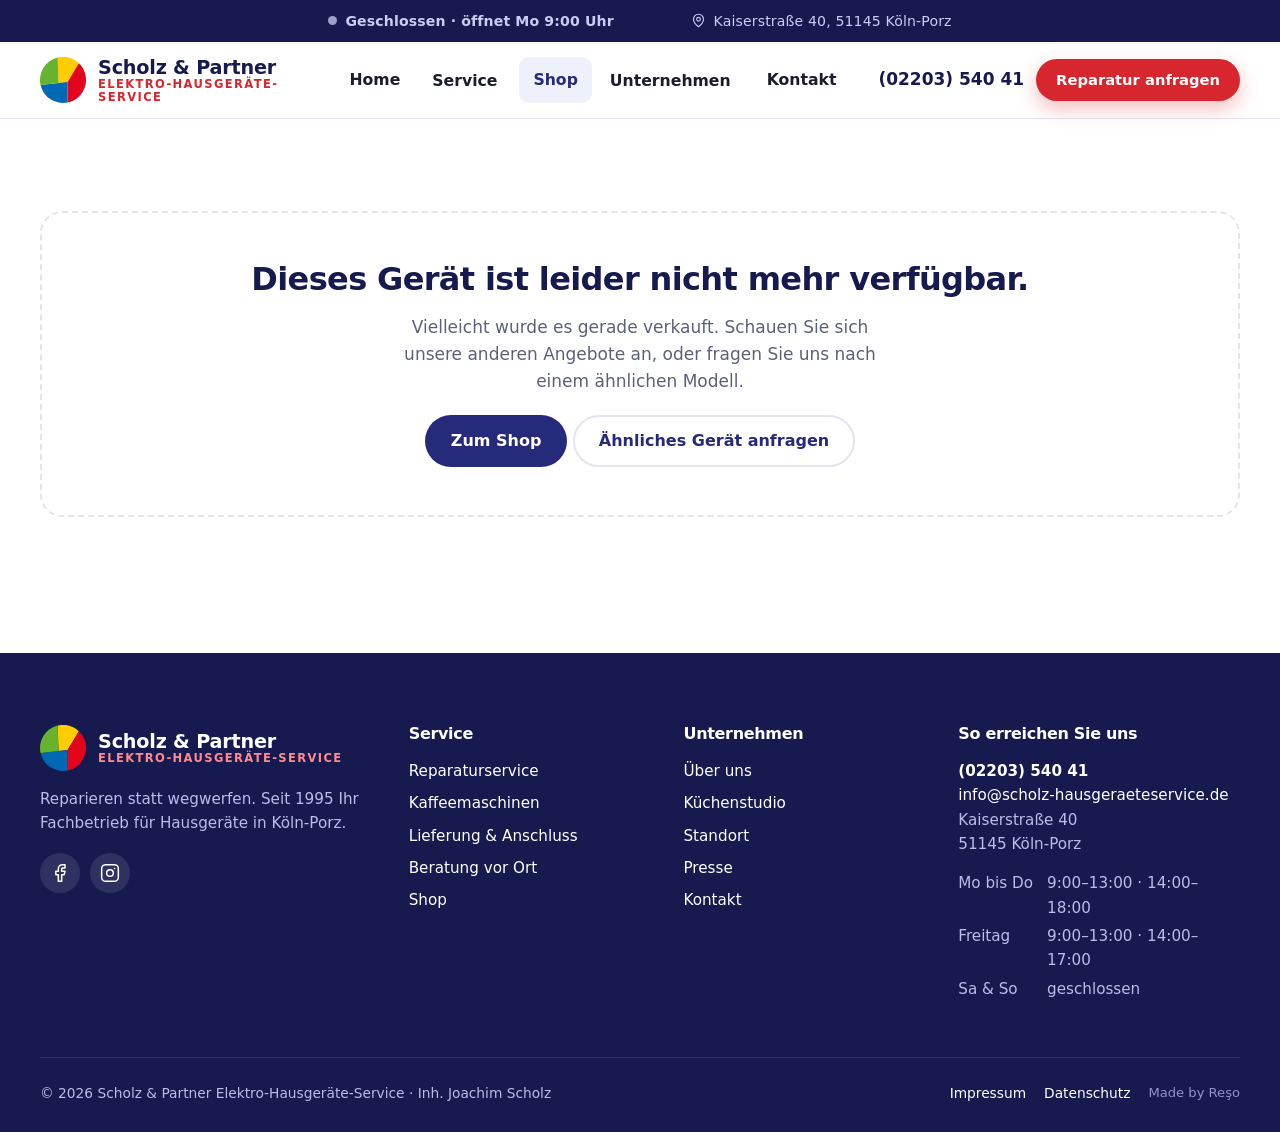
<file: shop/produkt/index.html>
<!DOCTYPE html>
<html lang="de">
<head>
  <meta charset="utf-8">
  <meta name="viewport" content="width=device-width, initial-scale=1">
  <title>Produkt, Scholz &amp; Partner Köln-Porz</title>
  <meta name="description" content="Produktdetails, Preis und Verfügbarkeit bei Scholz & Partner in Köln-Porz, mit Lieferung, Anschluss und Altgerätemitnahme.">
  <meta name="theme-color" content="#262a7a">
  <link rel="icon" href="/assets/img/favicon.svg" type="image/svg+xml">
  <link rel="stylesheet" href="/assets/css/main.css">
  <link rel="stylesheet" href="/shop/style.css">
  <link rel="stylesheet" href="/shop/produkt/style.css">
</head>
<body data-page="shop">
<div id="site-header"></div>

<main class="container pd" id="pd">
  <p class="pd__loading">Gerät wird geladen …</p>
</main>

<section class="section section--soft" id="related-wrap" hidden>
  <div class="container">
    <div class="section-head"><span class="eyebrow">Das könnte Sie auch interessieren</span><h2>Ähnliche Geräte</h2></div>
    <div class="product-grid" id="related"></div>
  </div>
</section>

<div id="site-footer"></div>
<script src="/assets/js/main.js"></script>
<script src="/shop/produkt/script.js"></script>
</body>
</html>
</file>
<file: assets/css/main.css>
/* ==========================================================================
   Scholz & Partner – globales Design-System
   Farben aus der Visitenkarte: Navy-Schrift, Rot-Akzent, 4-Farben-Kreis
   ========================================================================== */
:root {
  --navy: #262a7a;
  --navy-900: #171a4f;
  --navy-50: #eef0fb;
  --red: #d7262e;
  --red-600: #b91d24;
  --green: #3aa845;
  --yellow: #f2bf1d;
  --blue: #2459b8;
  --ink: #1b1d2e;
  --muted: #5d6178;
  --line: #e3e5ee;
  --bg: #ffffff;
  --bg-soft: #f6f7fb;
  --radius: 14px;
  --radius-lg: 22px;
  --shadow: 0 1px 2px rgba(23, 26, 79, .06), 0 8px 24px rgba(23, 26, 79, .08);
  --shadow-lg: 0 2px 4px rgba(23, 26, 79, .06), 0 20px 48px rgba(23, 26, 79, .14);
  --font: "Segoe UI", system-ui, -apple-system, Roboto, "Helvetica Neue", Arial, sans-serif;
  --container: 1200px;
  --header-h: 76px;
}

*, *::before, *::after { box-sizing: border-box; }
html { scroll-behavior: smooth; scroll-padding-top: calc(var(--header-h) + 16px); -webkit-text-size-adjust: 100%; }
html, body { overflow-x: clip; }
body { margin: 0; font-family: var(--font); color: var(--ink); background: var(--bg); line-height: 1.6; font-size: 17px; -webkit-font-smoothing: antialiased; }
img, svg, video { max-width: 100%; display: block; }
a { color: var(--navy); }
h1, h2, h3, h4 { line-height: 1.15; margin: 0 0 .5em; color: var(--navy-900); letter-spacing: -.02em; }
h1 { font-size: clamp(2.2rem, 5vw, 3.8rem); font-weight: 800; }
h2 { font-size: clamp(1.8rem, 3.4vw, 2.7rem); font-weight: 800; }
h3 { font-size: 1.25rem; font-weight: 700; }
p { margin: 0 0 1em; }
:focus-visible { outline: 3px solid var(--yellow); outline-offset: 2px; border-radius: 4px; }
[hidden] { display: none !important; }
.breadcrumb { display: none; }
.footer a.footer__by { color: #8f94c9; font-size: .82rem; }
.footer a.footer__by:hover { color: #fff; }
.sr-only { position: absolute; width: 1px; height: 1px; overflow: hidden; clip: rect(0 0 0 0); white-space: nowrap; }

.container { width: min(100% - 40px, var(--container)); margin-inline: auto; }
.section { padding: clamp(64px, 9vw, 112px) 0; }
.section--soft { background: var(--bg-soft); }
.section--navy { background: var(--navy-900); color: #dfe2ff; }
.section--navy h2, .section--navy h3 { color: #fff; }
.section-head { max-width: 720px; margin-bottom: 48px; }
.section-head.center { margin-inline: auto; text-align: center; }
.section-head p { color: var(--muted); font-size: 1.1rem; }
.section--navy .section-head p { color: #b9bde8; }
.eyebrow { display: inline-flex; align-items: center; gap: 10px; font-size: .8rem; font-weight: 700; letter-spacing: .14em; text-transform: uppercase; color: var(--red); margin-bottom: 14px; }
.eyebrow::before { content: ""; width: 22px; height: 22px; background: url(/assets/img/favicon.svg) center / contain no-repeat; flex: none; } /* = Logo */

/* ---------- Buttons ---------- */
.btn { display: inline-flex; align-items: center; justify-content: center; gap: 10px; padding: 14px 24px; border-radius: 999px; font-weight: 700; font-size: 1rem; text-decoration: none; border: 2px solid transparent; cursor: pointer; transition: transform .15s ease, box-shadow .15s ease, background .15s ease; font-family: inherit; line-height: 1.2; }
.btn svg { width: 20px; height: 20px; flex: none; }
.btn:hover { transform: translateY(-2px); }
.btn--red { background: var(--red); color: #fff; box-shadow: 0 8px 20px rgba(215, 38, 46, .3); }
.btn--red:hover { background: var(--red-600); }
.btn--navy { background: var(--navy); color: #fff; }
.btn--navy:hover { background: var(--navy-900); }
.btn--ghost { border-color: var(--line); color: var(--navy); background: #fff; }
.btn--ghost:hover { border-color: var(--navy); }
.btn--white { background: #fff; color: var(--navy-900); }
.btn--sm { padding: 10px 18px; font-size: .92rem; white-space: nowrap; }
.btn--block { width: 100%; }
.link-arrow { display: inline-flex; align-items: center; gap: 6px; font-weight: 700; text-decoration: none; color: var(--navy); }
.link-arrow svg { width: 18px; height: 18px; transition: transform .15s; }
.link-arrow:hover svg { transform: translateX(4px); }

/* ---------- Icons ---------- */
.ico { width: 24px; height: 24px; fill: none; stroke: currentColor; stroke-width: 1.8; stroke-linecap: round; stroke-linejoin: round; }

/* ---------- Topbar + Header ---------- */
.topbar { background: var(--navy-900); color: #c9cdf3; font-size: .88rem; }
.topbar .container { display: flex; justify-content: center; align-items: center; gap: clamp(32px, 6vw, 88px); min-height: 42px; letter-spacing: .01em; }
.topbar a { color: #fff; text-decoration: none; font-weight: 600; }
.topbar__hide-sm { display: inline-flex; align-items: center; gap: 8px; }
.open-badge { display: inline-flex; align-items: center; gap: 8px; font-weight: 600; }
.open-badge::before { content: ""; width: 9px; height: 9px; border-radius: 50%; background: #9aa0c7; }
.open-badge.is-open { color: #5ee07a; }
.open-badge.is-open::before { background: #44d35a; box-shadow: 0 0 0 0 rgba(68, 211, 90, .6); animation: pulse 2s infinite; }
@keyframes pulse { 70% { box-shadow: 0 0 0 8px rgba(68, 211, 90, 0); } 100% { box-shadow: 0 0 0 0 rgba(68, 211, 90, 0); } }

.header { position: sticky; top: 0; z-index: 50; background: rgba(255, 255, 255, .94); backdrop-filter: saturate(1.4) blur(12px); border-bottom: 1px solid var(--line); }
.header .container { display: flex; align-items: center; justify-content: space-between; height: var(--header-h); gap: 20px; }
.logo { display: flex; align-items: center; gap: 12px; text-decoration: none; color: var(--navy-900); }
.logo svg { width: 46px; height: 46px; flex: none; }
.logo__text { display: flex; flex-direction: column; line-height: 1.1; }
.logo__name { font-weight: 800; font-size: 1.2rem; letter-spacing: -.01em; }
.logo__sub { font-size: .72rem; font-weight: 700; letter-spacing: .12em; text-transform: uppercase; color: var(--red); }
.nav { display: flex; align-items: center; gap: 4px; }
.nav > a, .nav__drop > button { padding: 10px 14px; border-radius: 10px; text-decoration: none; color: var(--ink); font-weight: 600; font-size: .98rem; background: none; border: 0; font-family: inherit; cursor: pointer; display: inline-flex; align-items: center; gap: 4px; }
.nav > a:hover, .nav__drop > button:hover, .nav > a.active, .nav__drop.active > button { color: var(--navy); background: var(--navy-50); }
.nav__drop { position: relative; }
.nav__drop > button svg { width: 16px; height: 16px; transition: transform .2s; }
.nav__menu { position: absolute; top: calc(100% + 8px); left: 0; min-width: 230px; background: #fff; border: 1px solid var(--line); border-radius: var(--radius); box-shadow: var(--shadow-lg); padding: 8px; opacity: 0; visibility: hidden; transform: translateY(6px); transition: .18s; }
.nav__menu a { display: flex; gap: 12px; align-items: center; padding: 10px 12px; border-radius: 10px; color: var(--ink); text-decoration: none; font-weight: 600; }
.nav__menu a:hover { background: var(--navy-50); color: var(--navy); }
.nav__menu .ico { width: 20px; height: 20px; color: var(--red); }
.nav__drop:hover .nav__menu, .nav__drop:focus-within .nav__menu { opacity: 1; visibility: visible; transform: none; }
@media (hover: hover) and (min-width: 901px) { .nav__drop:hover > button > .ico { transform: rotate(180deg); } }
.header__cta { display: flex; align-items: center; gap: 12px; }
.header__phone { display: flex; align-items: center; gap: 8px; font-weight: 800; color: var(--navy-900); text-decoration: none; white-space: nowrap; }
.header__phone .ico { color: var(--red); }
.burger { display: none; background: none; border: 0; padding: 8px; cursor: pointer; color: var(--navy-900); }
.nav__ico, .nav__head, .nav__foot, .nav-backdrop { display: none; } /* nur im Handy-Menü */
html.menu-open { overflow: hidden; } /* Scroll-Sperre, solange Menü/Filter offen sind */
.burger .ico { width: 30px; height: 30px; }

/* ---------- Footer ---------- */
.footer { background: var(--navy-900); color: #b9bde8; padding: 72px 0 28px; font-size: .95rem; }
.footer a { color: #fff; text-decoration: none; }
.footer a:hover { text-decoration: underline; }
.footer__grid { display: grid; grid-template-columns: 1.4fr 1fr 1fr 1.2fr; gap: 40px; }
.footer h4 { color: #fff; font-size: 1rem; margin-bottom: 16px; }
.footer ul { list-style: none; padding: 0; margin: 0; display: grid; gap: 8px; }
.footer .logo { color: #fff; margin-bottom: 16px; }
.footer .logo__sub { color: #ff8a8f; }
.footer__hours { display: grid; grid-template-columns: auto 1fr; gap: 4px 14px; }
.footer__bottom { margin-top: 56px; padding-top: 24px; border-top: 1px solid rgba(255, 255, 255, .12); display: flex; justify-content: space-between; gap: 16px; flex-wrap: wrap; font-size: .86rem; }
.footer__bottom nav { display: flex; gap: 18px; flex-wrap: wrap; }
.social { display: flex; gap: 10px; margin-top: 18px; }
.social a { width: 40px; height: 40px; border-radius: 50%; background: rgba(255, 255, 255, .1); display: grid; place-items: center; }
.social a:hover { background: var(--red); text-decoration: none; }
.social .ico { width: 20px; height: 20px; }

/* Mobile-Aktionsleiste (Daumenzone) */
.mobilebar { display: none; }

/* ---------- Karten / Grids ---------- */
.grid { display: grid; gap: 24px; }
.grid-2 { grid-template-columns: repeat(2, 1fr); }
.grid-3 { grid-template-columns: repeat(3, 1fr); }
.grid-4 { grid-template-columns: repeat(4, 1fr); }
.card { background: #fff; border: 1px solid var(--line); border-radius: var(--radius-lg); padding: 30px; transition: transform .2s, box-shadow .2s, border-color .2s; }
.card:hover { transform: translateY(-4px); box-shadow: var(--shadow-lg); border-color: transparent; }
.card p { color: var(--muted); }
.icon-bubble { width: 56px; height: 56px; border-radius: 16px; display: grid; place-items: center; margin-bottom: 20px; color: #fff; background: var(--navy); }
.icon-bubble .ico { width: 28px; height: 28px; }
.c-green { --c: var(--green); } .c-yellow { --c: var(--yellow); } .c-red { --c: var(--red); } .c-blue { --c: var(--blue); } .c-navy { --c: var(--navy); }
[class*="c-"] > .icon-bubble, .icon-bubble[class*="c-"] { background: var(--c); }
.check-list { list-style: none; padding: 0; margin: 0 0 1.4em; display: grid; gap: 10px; }
.check-list li { display: flex; gap: 12px; align-items: flex-start; }
.check-list li::before { content: ""; flex: none; width: 22px; height: 22px; margin-top: 2px; border-radius: 50%; background: var(--green) url("data:image/svg+xml,%3Csvg xmlns='http://www.w3.org/2000/svg' viewBox='0 0 24 24' fill='none' stroke='white' stroke-width='3' stroke-linecap='round' stroke-linejoin='round'%3E%3Cpath d='M20 6 9 17l-5-5'/%3E%3C/svg%3E") center/14px no-repeat; }

/* Seitenkopf für Unterseiten */
.page-hero { background: linear-gradient(160deg, var(--navy-50), #fff 70%); padding: clamp(48px, 7vw, 88px) 0 clamp(40px, 6vw, 72px); position: relative; overflow: hidden; }
.page-hero::after { content: ""; position: absolute; right: -120px; top: -120px; width: 380px; height: 380px; background: url(/assets/img/favicon.svg) center / contain no-repeat; opacity: .1; }
.page-hero p { font-size: 1.15rem; color: var(--muted); max-width: 680px; }
.breadcrumb { font-size: .88rem; color: var(--muted); margin-bottom: 18px; }
.breadcrumb a { color: var(--muted); }

/* CTA-Band */
.cta-band { background: var(--red); color: #fff; border-radius: var(--radius-lg); padding: clamp(32px, 5vw, 56px); display: flex; align-items: center; justify-content: space-between; gap: 32px; flex-wrap: wrap; position: relative; overflow: hidden; }
.cta-band h2 { color: #fff; margin-bottom: 8px; }
.cta-band p { margin: 0; opacity: .9; max-width: 560px; }
.cta-band .btn--white { color: var(--red); }
.cta-band__actions { display: flex; gap: 12px; flex-wrap: wrap; position: relative; }

/* Formulare */
.field { display: grid; gap: 6px; margin-bottom: 16px; }
.field label { font-weight: 600; font-size: .92rem; }
.field input, .field select, .field textarea { font: inherit; padding: 13px 15px; border: 1.5px solid var(--line); border-radius: 12px; background: #fff; color: var(--ink); width: 100%; }
.field input:focus, .field select:focus, .field textarea:focus { outline: none; border-color: var(--navy); box-shadow: 0 0 0 4px var(--navy-50); }
.field textarea { min-height: 130px; resize: vertical; }
.form-note { font-size: .85rem; color: var(--muted); }
.alert { padding: 14px 18px; border-radius: 12px; margin-bottom: 18px; font-weight: 600; }
.alert--ok { background: #e7f7ea; color: #1d6b29; }
.alert--err { background: #fde8e9; color: #9b1a20; }

/* Tags / Badges */
.badge { display: inline-block; padding: 4px 10px; border-radius: 999px; font-size: .75rem; font-weight: 700; letter-spacing: .02em; }
.badge--neu { background: #e7f7ea; color: #1d6b29; }
.badge--lackschaden { background: #fff4d6; color: #8a6200; }
.badge--gebraucht { background: var(--navy-50); color: var(--navy); }
.badge--sale { background: var(--red); color: #fff; }

/* Scroll-Animationen */
.reveal { opacity: 0; transform: translateY(24px); transition: opacity .7s ease, transform .7s ease; }
.reveal.is-visible { opacity: 1; transform: none; }
@media (prefers-reduced-motion: reduce) {
  *, *::before, *::after { animation: none !important; transition: none !important; scroll-behavior: auto !important; }
  .reveal { opacity: 1; transform: none; }
}

/* Produktkarten (Shop + Startseite) */
.product-grid { display: grid; grid-template-columns: repeat(auto-fill, minmax(250px, 1fr)); gap: 22px; }
.product { background: #fff; border: 1px solid var(--line); border-radius: var(--radius-lg); overflow: hidden; display: flex; flex-direction: column; text-decoration: none; color: inherit; transition: transform .2s, box-shadow .2s; position: relative; }
.product:hover { transform: translateY(-4px); box-shadow: var(--shadow-lg); }
.product__img { aspect-ratio: 1; background: var(--bg-soft); display: grid; place-items: center; position: relative; overflow: hidden; }
.product__img img { width: 100%; height: 100%; object-fit: contain; padding: 18px; transition: transform .35s; }
.product:hover .product__img img { transform: scale(1.05); }
.product__placeholder { width: 45%; height: 45%; color: var(--c, var(--navy)); opacity: .85; }
.product__placeholder .ico { width: 100%; height: 100%; stroke-width: 1.2; }
.product__badges { position: absolute; top: 12px; left: 12px; display: flex; gap: 6px; flex-wrap: wrap; }
.product__body { padding: 18px 20px 20px; display: flex; flex-direction: column; gap: 6px; flex: 1; }
.product__brand { font-size: .78rem; font-weight: 700; letter-spacing: .1em; text-transform: uppercase; color: var(--muted); }
.product__name { font-weight: 700; font-size: 1.05rem; color: var(--navy-900); line-height: 1.3; }
.product__meta { font-size: .85rem; color: var(--muted); }
.product__price { margin-top: auto; padding-top: 10px; display: flex; align-items: baseline; gap: 10px; flex-wrap: wrap; }
.price { font-size: 1.45rem; font-weight: 800; color: var(--navy-900); }
.price--ask { font-size: 1.05rem; color: var(--red); }
.price-old { color: var(--muted); text-decoration: line-through; font-size: .95rem; }
.price-save { color: var(--red); font-weight: 700; font-size: .85rem; }

/* ---------- Responsive ---------- */
@media (max-width: 1080px) {
  .header__phone span { display: none; }
  .grid-4 { grid-template-columns: repeat(2, 1fr); }
  .footer__grid { grid-template-columns: 1fr 1fr; }
}
@media (max-width: 900px) {
  :root { --header-h: 66px; }
  body { font-size: 16px; padding-bottom: 72px; }
  .topbar__hide-sm, .topbar .container > a { display: none; }
  .topbar { font-size: .8rem; }
  .burger { display: block; }
  .header { backdrop-filter: none; background: #fff; } /* backdrop-filter würde das fixe Menü einsperren */
  .header__cta .btn { display: none; }
  .header__phone { display: none; } /* Handy: Anrufen steckt in der unteren Leiste */
  /* Handy-Menü: schlanke Seitenleiste von rechts, Seite dahinter abgedunkelt */
  .nav { position: fixed; top: 0; right: 0; bottom: 0; z-index: 2; width: min(86vw, 340px); background: #fff; flex-direction: column; align-items: stretch; gap: 2px; padding: 0 16px 18px; overflow-y: auto; border-radius: 22px 0 0 22px; box-shadow: -16px 0 48px rgba(23, 26, 79, .2); transform: translateX(105%); visibility: hidden; transition: transform .32s cubic-bezier(.2, .8, .2, 1), visibility .32s; }
  .nav.is-open { transform: none; visibility: visible; }
  .nav-backdrop { display: block; position: fixed; inset: 0; z-index: 1; background: rgba(23, 26, 79, .45); backdrop-filter: blur(2px); animation: nav-fade .25s ease; }
  @keyframes nav-fade { from { opacity: 0; } }
  .nav__head { display: flex; align-items: center; justify-content: space-between; position: sticky; top: 0; z-index: 1; background: #fff; padding: 18px 4px 14px; margin-bottom: 8px; border-bottom: 1px solid var(--line); }
  .nav__title { font-size: .78rem; font-weight: 700; letter-spacing: .14em; text-transform: uppercase; color: var(--muted); }
  .nav__close { width: 40px; height: 40px; border-radius: 50%; border: 0; background: var(--bg-soft); color: var(--navy-900); display: grid; place-items: center; cursor: pointer; }
  .nav__close .ico { width: 22px; height: 22px; }
  .nav > a, .nav__drop > button { font-size: 1.02rem; padding: 10px; width: 100%; justify-content: flex-start; gap: 12px; border-radius: 12px; }
  .nav__ico { display: grid; place-items: center; flex: none; width: 36px; height: 36px; border-radius: 10px; background: var(--bg-soft); color: var(--navy); transition: .15s; }
  .nav .nav__ico .ico { width: 19px; height: 19px; }
  .nav > a.active .nav__ico, .nav__drop.active .nav__ico { background: var(--navy); color: #fff; }
  .nav__drop > button > .ico { margin-left: auto; color: var(--muted); }
  .nav__drop.is-open > button > .ico { transform: rotate(180deg); }
  .nav__menu { position: static; opacity: 1; visibility: visible; transform: none; box-shadow: none; border: 0; padding: 2px 0 8px 46px; min-width: 0; display: none; }
  .nav__drop.is-open .nav__menu { display: block; animation: nav-fade .2s ease; }
  .nav__menu a { padding: 8px 10px; font-size: .95rem; font-weight: 600; color: var(--muted); }
  .nav__menu .ico { width: 17px; height: 17px; }
  .nav__foot { display: grid; gap: 10px; margin-top: auto; padding-top: 18px; border-top: 1px solid var(--line); }
  .nav__foot .open-badge { font-size: .85rem; color: var(--muted); justify-content: center; }
  .nav__foot .open-badge.is-open { color: var(--green); }
  html.menu-open .mobilebar { display: none; }
  .grid-2, .grid-3 { grid-template-columns: 1fr; }
  .mobilebar { display: grid; grid-template-columns: repeat(3, 1fr); position: fixed; bottom: 0; left: 0; right: 0; z-index: 60; background: #fff; border-top: 1px solid var(--line); box-shadow: 0 -6px 20px rgba(23, 26, 79, .08); padding-bottom: env(safe-area-inset-bottom); }
  .mobilebar a { display: flex; flex-direction: column; align-items: center; gap: 2px; padding: 9px 4px; font-size: .75rem; font-weight: 700; color: var(--navy-900); text-decoration: none; }
  .mobilebar a .ico { width: 22px; height: 22px; }
  .mobilebar a.is-primary { background: var(--red); color: #fff; }
}
@media (max-width: 600px) {
  .grid-4 { grid-template-columns: 1fr; }
  .footer__grid { grid-template-columns: 1fr; }
  .logo__sub { font-size: .62rem; }
  .logo__name { font-size: 1.05rem; }
  .logo svg { width: 40px; height: 40px; }
  .card { padding: 24px; }
  .product-grid { grid-template-columns: repeat(2, 1fr); gap: 12px; }
  .product__body { padding: 12px 14px 14px; }
  .product__name { font-size: .95rem; }
  .price { font-size: 1.15rem; }
}
.topbar .ico { width: 15px; height: 15px; display: inline; vertical-align: -2px; }
</file>
<file: datenschutz/style.css>
.legal { max-width: 820px; }
.legal h2 { font-size: 1.35rem; margin-top: 2em; }
.legal p, .legal li { color: #3a3d52; }
</file>
<file: home/style.css>
/* ===== Startseite ===== */
.hero { padding: clamp(40px, 6vw, 80px) 0 40px; background: radial-gradient(ellipse at 85% 20%, var(--navy-50), transparent 60%), #fff; overflow: hidden; }
.hero__grid { display: grid; grid-template-columns: 1.15fr .85fr; gap: 48px; align-items: center; }
.hero__accent { display: block; font-size: .5em; font-weight: 700; color: var(--muted); letter-spacing: -.01em; margin-top: 14px; line-height: 1.3; }
.hero__lead { font-size: 1.18rem; color: var(--muted); max-width: 580px; }
.hero__paths { display: grid; grid-template-columns: 1fr 1fr; gap: 14px; margin: 28px 0 18px; max-width: 640px; }
.path { display: flex; align-items: center; gap: 14px; padding: 18px; border-radius: 18px; text-decoration: none; color: #fff; transition: transform .18s, box-shadow .18s; }
.path:hover { transform: translateY(-3px); }
.path--repair { background: var(--red); box-shadow: 0 12px 28px rgba(215, 38, 46, .32); }
.path--shop { background: var(--navy); box-shadow: 0 12px 28px rgba(38, 42, 122, .28); }
.path strong { display: block; font-size: 1.08rem; }
.path small { opacity: .85; font-size: .85rem; }
.path__icon { width: 46px; height: 46px; border-radius: 12px; background: rgba(255, 255, 255, .16); display: grid; place-items: center; flex: none; }
.path__arrow { margin-left: auto; transition: transform .18s; }
.path:hover .path__arrow { transform: translateX(4px); }
.hero__call { color: var(--muted); }
.hero__call a { font-weight: 800; color: var(--navy-900); }

/* 4-Farben-Rad aus der Visitenkarte */
.hero__visual { position: relative; aspect-ratio: 1; max-width: 540px; width: 100%; justify-self: center; }
.wheel { position: absolute; inset: 2%; width: 96%; height: 96%; border-radius: 50%; overflow: visible; box-shadow: var(--shadow-lg); animation: wheel-in 1s cubic-bezier(.2, .8, .2, 1) both; }
@keyframes wheel-in { from { transform: rotate(-90deg) scale(.6); opacity: 0; } }
.wheel a { cursor: pointer; outline: none; }
.wheel a path { transition: filter .2s; }
.wheel a:hover path, .wheel a:focus-visible path { filter: brightness(1.08) saturate(1.1); }
.wheel a:focus-visible path { stroke: #fff; stroke-width: 8; }
.wheel__in { transition: transform .25s ease; transform-box: fill-box; transform-origin: center; }
.wheel a:hover .wheel__in { transform: scale(1.1); }
.wheel text { fill: #fff; font-family: var(--font); font-size: 27px; font-weight: 700; letter-spacing: .02em; text-anchor: middle; }
.wheel__core { pointer-events: none; }
.wheel .wheel__seit { fill: var(--muted); font-size: 17px; letter-spacing: .2em; }
.wheel .wheel__year { fill: var(--navy-900); font-size: 52px; font-weight: 800; letter-spacing: -.02em; }
.chip { position: absolute; display: flex; gap: 12px; align-items: center; background: #fff; border-radius: 16px; padding: 12px 16px; box-shadow: var(--shadow-lg); font-size: .82rem; color: var(--muted); max-width: 250px; animation: float 6s ease-in-out infinite; }
.chip strong { display: block; color: var(--navy-900); font-size: .92rem; }
.chip > span:first-child { color: var(--red); flex: none; }
.chip--1 { left: -9%; bottom: -3%; }
.chip--2 { right: -7%; top: -2%; animation-delay: -3s; }
@keyframes float { 50% { transform: translateY(-10px); } }

.trust { list-style: none; padding: 0; margin: 48px 0 0; display: grid; grid-template-columns: repeat(4, 1fr); gap: 0; border: 1px solid var(--line); border-radius: var(--radius-lg); background: #fff; }
.trust li { padding: 22px 24px; display: flex; flex-direction: column; gap: 2px; }
.trust li + li { border-left: 1px solid var(--line); }
.trust strong { font-size: 2rem; font-weight: 800; color: var(--navy-900); line-height: 1.1; }
.trust span { color: var(--muted); font-size: .92rem; }
.trust__note { font-size: .78rem; color: var(--muted); margin-top: 10px; }

/* Marken-Laufband: mehrere Reihen, gegenläufig */
.brands { padding: clamp(56px, 8vw, 96px) 0; border-top: 1px solid var(--line); border-bottom: 1px solid var(--line); background: var(--bg-soft); }
.brands .section-head { margin-bottom: 36px; }
.marquee { display: grid; gap: 16px; overflow: hidden; padding: 4px 0; mask-image: linear-gradient(90deg, transparent, #000 8%, #000 92%, transparent); -webkit-mask-image: linear-gradient(90deg, transparent, #000 8%, #000 92%, transparent); }
.marquee__row { display: flex; width: max-content; gap: 16px; animation: scroll var(--dur, 45s) linear infinite; }
.marquee__row.reverse { animation-direction: reverse; }
.marquee:hover .marquee__row, .marquee:focus-within .marquee__row { animation-play-state: paused; }
@keyframes scroll { to { transform: translateX(-50%); } }
.brand { display: flex; align-items: center; justify-content: center; min-width: 190px; height: 84px; padding: 0 28px; background: #fff; border: 1px solid var(--line); border-radius: 16px; font-weight: 800; font-size: 1.35rem; color: var(--navy-900); text-decoration: none; letter-spacing: -.01em; transition: border-color .15s, box-shadow .15s, color .15s; }
.brand img { max-height: 40px; max-width: 140px; object-fit: contain; filter: grayscale(1); opacity: .75; transition: .2s; }
.brand:hover, .brand:focus-visible { border-color: var(--red); color: var(--red); box-shadow: var(--shadow); }
.brand:hover img { filter: none; opacity: 1; }
.brand-pop { position: fixed; z-index: 80; width: 280px; background: var(--navy-900); color: #fff; border-radius: 16px; padding: 18px; box-shadow: var(--shadow-lg); transform: translate(-50%, calc(-100% - 14px)); }
.brand-pop::after { content: ""; position: absolute; left: 50%; bottom: -8px; width: 16px; height: 16px; background: var(--navy-900); transform: translateX(-50%) rotate(45deg); }
.brand-pop strong { display: block; font-size: 1.05rem; margin-bottom: 4px; }
.brand-pop p { font-size: .9rem; color: #c9cdf3; margin-bottom: 12px; }
.brand-pop .btn { width: 100%; }
.brand-pop a.ext { display: block; text-align: center; color: #c9cdf3; font-size: .82rem; margin-top: 10px; }

/* Bento-Leistungen */
.bento { display: grid; grid-template-columns: 1.3fr 1fr 1fr; gap: 20px; }
.bento .card { text-decoration: none; color: inherit; display: flex; flex-direction: column; }
.bento .card .link-arrow { margin-top: auto; }
.bento__big { grid-row: span 2; background: linear-gradient(165deg, #fff 55%, #fdecee); }
.bento__big h3 { font-size: 1.7rem; }

/* Reparatur-Check */
.check { display: grid; grid-template-columns: .9fr 1.1fr; gap: 48px; align-items: start; }
.check__box { background: #fff; color: var(--ink); border-radius: var(--radius-lg); padding: 28px; box-shadow: var(--shadow-lg); min-height: 300px; }
.check__q { font-weight: 800; color: var(--navy-900); display: flex; align-items: center; gap: 10px; }
.check__q span { width: 28px; height: 28px; border-radius: 50%; background: var(--red); color: #fff; display: grid; place-items: center; font-size: .85rem; }
.check__opts { display: flex; flex-wrap: wrap; gap: 10px; margin-bottom: 20px; }
.opt { display: inline-flex; align-items: center; gap: 8px; padding: 10px 16px; border: 1.5px solid var(--line); border-radius: 999px; background: #fff; font: inherit; font-weight: 600; cursor: pointer; color: var(--ink); transition: .15s; }
.opt .ico { width: 20px; height: 20px; }
.opt:hover { border-color: var(--navy); }
.opt.is-active { background: var(--navy); border-color: var(--navy); color: #fff; }
.check__result { border-top: 1px dashed var(--line); padding-top: 20px; animation: fade .4s ease; }
@keyframes fade { from { opacity: 0; transform: translateY(8px); } }
.check__result h3 { margin-bottom: 6px; }
.check__price { display: flex; align-items: baseline; gap: 12px; margin: 14px 0; padding: 14px 16px; background: var(--bg-soft); border-radius: 12px; flex-wrap: wrap; }
.check__price strong { font-size: 1.6rem; color: var(--navy-900); }
.check__price span { color: var(--muted); font-size: .9rem; }
.check__actions { display: flex; gap: 10px; flex-wrap: wrap; }

.deals-head { max-width: none; display: flex; justify-content: space-between; align-items: end; gap: 24px; flex-wrap: wrap; }

/* USP */
.usp { display: grid; grid-template-columns: .8fr 1.2fr; gap: 56px; align-items: center; }
.usp__item p { color: var(--muted); margin: 0; }
.usp__item .icon-bubble { width: 48px; height: 48px; border-radius: 14px; margin-bottom: 14px; }

/* Rezensionen + Presse */
.reviews { display: grid; grid-template-columns: repeat(auto-fit, minmax(280px, 1fr)); gap: 20px; margin-bottom: 28px; }
.reviews:empty { display: none; }
.review { background: #fff; border-radius: var(--radius-lg); padding: 26px; border: 1px solid var(--line); }
.review__stars { color: var(--yellow); display: flex; gap: 2px; margin-bottom: 12px; }
.review__stars .ico { width: 18px; height: 18px; }
.review p { font-size: 1.02rem; }
.review footer { font-weight: 700; color: var(--navy-900); font-size: .92rem; }
.press { margin-bottom: 32px; }
.press__item { background: var(--navy-900); color: #fff; border-radius: var(--radius-lg); padding: 30px; text-decoration: none; display: flex; flex-direction: column; gap: 10px; transition: transform .2s; }
.press__item:hover { transform: translateY(-4px); }
.press__src { font-size: .8rem; font-weight: 700; letter-spacing: .12em; text-transform: uppercase; color: #ff8a8f; }
.press__item blockquote { margin: 0; font-size: 1.45rem; font-weight: 700; line-height: 1.3; }
.press__item .link-arrow { color: #fff; }
.center-text { text-align: center; }

/* Besuch + Speichern */
.visit { display: grid; gap: 24px; }
.visit__card { padding: clamp(28px, 4vw, 48px); border-radius: var(--radius-lg); background: linear-gradient(135deg, var(--navy-50), #fff); border: 1px solid var(--line); }
.visit__status { font-weight: 700; color: var(--navy-900); }
.visit__actions { display: flex; gap: 12px; flex-wrap: wrap; }
.save { padding: 32px; border-radius: var(--radius-lg); background: #fff; border: 2px dashed var(--red); text-align: center; }
.save__icon { width: 64px; height: 64px; margin: 0 auto 16px; border-radius: 50%; background: var(--red); color: #fff; display: grid; place-items: center; animation: ring 3s ease-in-out infinite; }
@keyframes ring { 0%, 86%, 100% { transform: rotate(0); } 88% { transform: rotate(-14deg); } 92% { transform: rotate(14deg); } 96% { transform: rotate(-8deg); } }
.save p { color: var(--muted); }
.save__num a { font-size: 1.6rem; font-weight: 800; color: var(--navy-900); text-decoration: none; }

@media (max-width: 1080px) {
  .bento { grid-template-columns: 1fr 1fr; }
  .bento__big { grid-row: auto; grid-column: span 2; }
  .chip--2 { right: 0; }
  .chip--1 { left: 0; }
}
@media (max-width: 900px) {
  .hero__grid, .check, .usp, .visit { grid-template-columns: 1fr; }
  .hero__visual { max-width: 360px; margin: 52px 0 60px; } /* Handy: Hinweis-Boxen ober- und unterhalb vom Kreis, nichts wird verdeckt */
  .chip--1 { left: 0; bottom: -60px; }
  .chip--2 { right: 0; top: -52px; }
  .trust { grid-template-columns: 1fr 1fr; }
  .trust li:nth-child(3) { border-left: 0; }
  .trust li:nth-child(n+3) { border-top: 1px solid var(--line); }
}
@media (max-width: 600px) {
  .hero__paths { grid-template-columns: 1fr; }
  .hero__visual { max-width: 290px; }
  .hero__accent { font-size: .58em; }
  .chip { font-size: .72rem; padding: 8px 10px; max-width: 190px; }
  .chip strong { font-size: .8rem; }
  .bento { grid-template-columns: 1fr; }
  .bento__big { grid-column: auto; }
  .brand { min-width: 140px; height: 64px; font-size: 1.05rem; }
  .trust strong { font-size: 1.6rem; }
  .trust li { padding: 16px; }
}
.marquee.is-paused .marquee__row { animation-play-state: paused; }
.brand-pop.is-below::after { bottom: auto; top: -8px; }

.check__plz { display: grid; gap: 6px; margin-bottom: 20px; }
.check__plz input { font: inherit; font-size: 1.15rem; font-weight: 700; letter-spacing: .12em; width: 180px; padding: 12px 16px; border: 1.5px solid var(--line); border-radius: 12px; color: var(--navy-900); }
.check__plz input:focus { outline: none; border-color: var(--navy); box-shadow: 0 0 0 4px var(--navy-50); }
.check__plz small { color: var(--muted); font-size: .85rem; }

/* Reparatur-Check: Text im weißen Kasten dunkel (der blaue Abschnitt färbt Überschriften sonst weiß) */
.check__box h3 { color: var(--navy-900); }
.check__price { display: grid; gap: 2px; }
.check__price .check__label { font-size: .78rem; font-weight: 700; letter-spacing: .08em; text-transform: uppercase; color: var(--muted); }
/* Am PC wandert der linke Text beim Scrollen mit, wie das Inhaber-Foto bei "Über uns" */
@media (min-width: 901px) { .check__intro { position: sticky; top: calc(var(--header-h) + 24px); } }
</file>
<file: impressum/style.css>
.legal { max-width: 820px; }
.legal h2 { font-size: 1.35rem; margin-top: 2em; }
.legal p, .legal li { color: #3a3d52; }
</file>
<file: kontakt/style.css>
/* ===== Kontakt ===== */
.contact { display: grid; grid-template-columns: 1.4fr .9fr; gap: 40px; align-items: start; }
.form-card { padding: clamp(24px, 4vw, 40px); border-radius: var(--radius-lg); background: #fff; border: 1px solid var(--line); box-shadow: var(--shadow); }
.topics { display: grid; grid-template-columns: repeat(3, 1fr); gap: 10px; margin-bottom: 24px; }
.topics input { position: absolute; opacity: 0; pointer-events: none; }
.topics span { display: flex; flex-direction: column; align-items: center; gap: 6px; padding: 14px 8px; border: 1.5px solid var(--line); border-radius: 14px; font-weight: 700; font-size: .88rem; text-align: center; cursor: pointer; transition: .15s; }
.topics .ico { color: var(--red); }
.topics span:hover { border-color: var(--navy); }
.topics input:checked + span { background: var(--navy-900); border-color: var(--navy-900); color: #fff; }
.topics input:checked + span .ico { color: #fff; }
.topics input:focus-visible + span { outline: 3px solid var(--yellow); }
.row2 { display: grid; grid-template-columns: 1fr 1fr; gap: 0 16px; }
.hp { position: absolute; left: -9999px; }
.consent { display: flex; gap: 10px; align-items: flex-start; font-size: .88rem; color: var(--muted); margin: 6px 0 20px; }
.consent input { width: 18px; height: 18px; margin-top: 3px; flex: none; accent-color: var(--navy); }
.field.has-error input, .field.has-error textarea { border-color: var(--red); }
.contact__side { display: grid; gap: 12px; position: sticky; top: calc(var(--header-h) + 20px); }
.ccard { display: flex; gap: 16px; align-items: flex-start; padding: 20px; border-radius: var(--radius); border: 1px solid var(--line); text-decoration: none; color: inherit; background: #fff; transition: .15s; }
a.ccard:hover { border-color: var(--navy); box-shadow: var(--shadow); }
.ccard > span { width: 44px; height: 44px; flex: none; border-radius: 12px; background: var(--navy-50); color: var(--navy); display: grid; place-items: center; }
.ccard small { display: block; color: var(--muted); font-size: .8rem; font-weight: 600; text-transform: uppercase; letter-spacing: .06em; }
.ccard strong { color: var(--navy-900); word-break: break-word; }
.ccard em { display: block; font-style: normal; font-size: .85rem; color: var(--muted); margin-top: 2px; }
.ccard--phone { background: var(--red); border-color: var(--red); color: #fff; }
.ccard--phone > span { background: rgba(255, 255, 255, .18); color: #fff; }
.ccard--phone small, .ccard--phone em { color: rgba(255, 255, 255, .85); }
.ccard--phone strong { color: #fff; font-size: 1.5rem; }
.ccard table { border-collapse: collapse; font-size: .92rem; margin-top: 4px; }
.ccard th { text-align: left; padding: 2px 14px 2px 0; font-weight: 600; color: var(--muted); }
@media (max-width: 900px) { .contact { grid-template-columns: 1fr; } .contact__side { position: static; } }
@media (max-width: 600px) { .topics { grid-template-columns: 1fr 1fr; } .row2 { grid-template-columns: 1fr; } }

/* Reparatur: vorbeibringen oder Techniker */
.place { border: 0; padding: 0; margin: 4px 0 18px; animation: place-in .3s ease; }
@keyframes place-in { from { opacity: 0; transform: translateY(-6px); } }
.place legend { font-weight: 600; font-size: .92rem; padding: 0; margin-bottom: 8px; }
.place__opts { display: grid; grid-template-columns: 1fr 1fr; gap: 12px; }
.place__opt input { position: absolute; opacity: 0; pointer-events: none; }
.place__card { position: relative; display: grid; grid-template-columns: auto 1fr; gap: 6px 14px; align-items: center; height: 100%; padding: 16px 16px 14px; border: 1.5px solid var(--line); border-radius: 14px; cursor: pointer; transition: .15s; }
.place__card:hover { border-color: var(--navy); }
.place__ico { width: 44px; height: 44px; border-radius: 12px; background: var(--navy-50); color: var(--navy); display: grid; place-items: center; grid-row: span 1; }
.place__txt strong { display: block; color: var(--navy-900); line-height: 1.25; }
.place__txt small { color: var(--muted); font-size: .82rem; }
.place__price { grid-column: 1 / -1; display: flex; justify-content: space-between; align-items: baseline; padding-top: 10px; margin-top: 4px; border-top: 1px dashed var(--line); }
.place__price small { color: var(--muted); font-size: .8rem; text-transform: uppercase; letter-spacing: .06em; font-weight: 600; }
.place__price b { font-size: 1.3rem; color: var(--navy-900); }
.place__opt input:checked + .place__card { border-color: var(--navy); background: var(--navy-50); box-shadow: 0 0 0 3px rgba(38, 42, 122, .12); }
.place__opt input:checked + .place__card .place__ico { background: var(--navy); color: #fff; }
.place__opt input:checked + .place__card::after { content: "✓"; position: absolute; top: 10px; right: 12px; width: 22px; height: 22px; border-radius: 50%; background: var(--green); color: #fff; font-size: .8rem; font-weight: 800; display: grid; place-items: center; }
.place__opt input:focus-visible + .place__card { outline: 3px solid var(--yellow); }
.place.has-error .place__card { border-color: var(--red); }
.place__note { display: flex; align-items: center; gap: 8px; margin: 10px 0 0; font-size: .85rem; color: var(--muted); }
.place__note .ico { width: 16px; height: 16px; color: var(--green); flex: none; }
.consent span { flex: 1; }
@media (max-width: 600px) { .place__opts { grid-template-columns: 1fr; } }

/* Adresse für den Techniker-Termin */
.addr { border: 0; padding: 0; margin: 0; min-width: 0; animation: place-in .3s ease; }
.addr__row { display: grid; grid-template-columns: 140px 1fr; gap: 0 16px; }
#vorort-preis { transition: color .2s; }
@media (max-width: 600px) { .addr__row { grid-template-columns: 110px 1fr; } }
</file>
<file: service/style.css>
/* ===== Service ===== */
.jump { display: flex; flex-wrap: wrap; gap: 10px; margin-top: 28px; position: relative; z-index: 1; }
.jump a { display: inline-flex; align-items: center; gap: 8px; padding: 10px 16px; border-radius: 999px; background: #fff; border: 1px solid var(--line); text-decoration: none; font-weight: 600; color: var(--navy-900); }
.jump a:hover { border-color: var(--red); color: var(--red); }
.jump .ico { width: 18px; height: 18px; color: var(--red); }

/* Vergleich Geschäft vs. Vor Ort */
.compare { display: grid; grid-template-columns: 1fr auto 1fr; gap: 20px; align-items: stretch; }
.compare__vs { align-self: center; width: 56px; height: 56px; border-radius: 50%; background: var(--navy-900); color: #fff; display: grid; place-items: center; font-weight: 800; font-size: .85rem; }
.plan { position: relative; border: 1px solid var(--line); border-radius: var(--radius-lg); padding: 30px; display: flex; flex-direction: column; background: #fff; }
.plan--featured { border: 2px solid var(--red); box-shadow: var(--shadow-lg); }
.plan--instore { border: 2px solid var(--blue); }
.plan__ribbon { position: absolute; top: -14px; right: 24px; background: var(--red); color: #fff; font-size: .78rem; font-weight: 700; padding: 5px 12px; border-radius: 999px; }
.plan__head { display: flex; gap: 16px; align-items: center; margin-bottom: 14px; }
.plan__head .icon-bubble { margin: 0; flex: none; }
.plan__head h3 { margin: 0; }
.plan__tag { font-size: .78rem; font-weight: 700; letter-spacing: .1em; text-transform: uppercase; color: var(--muted); }
.plan__ideal { color: var(--muted); font-size: .95rem; }
.prices { list-style: none; padding: 0; margin: 0 0 20px; border-top: 1px solid var(--line); }
.prices li { display: flex; justify-content: space-between; align-items: baseline; gap: 12px; padding: 14px 0; border-bottom: 1px solid var(--line); }
.prices strong { font-size: 1.5rem; color: var(--navy-900); white-space: nowrap; }
.prices li.hl { background: var(--bg-soft); margin: 0 -14px; padding: 14px; border-radius: 10px; border-bottom-color: transparent; }
.plan__note { font-size: .85rem; color: var(--muted); }
.plan .btn { margin-top: auto; }

.steps { list-style: none; padding: 0; margin: 56px 0 0; display: grid; grid-template-columns: repeat(4, 1fr); gap: 20px; counter-reset: s; }
.steps li { position: relative; padding: 24px; border-radius: var(--radius); background: var(--bg-soft); }
.steps li > span { width: 40px; height: 40px; border-radius: 50%; background: var(--navy); color: #fff; display: grid; place-items: center; font-weight: 800; margin-bottom: 14px; }
.steps li:last-child > span { background: var(--green); }
.steps h3 { margin-bottom: 4px; }
.steps p { color: var(--muted); margin: 0; font-size: .95rem; }

/* Akkordeon */
.acc { display: grid; gap: 12px; }
.acc details { border: 1px solid var(--line); border-radius: var(--radius); background: #fff; overflow: hidden; }
.acc details[open] { box-shadow: var(--shadow); border-color: transparent; }
.acc summary { list-style: none; cursor: pointer; padding: 18px 22px; font-weight: 700; font-size: 1.08rem; color: var(--navy-900); display: flex; align-items: center; gap: 14px; }
.acc summary::-webkit-details-marker { display: none; }
.acc summary::after { content: "+"; margin-left: auto; font-size: 1.6rem; font-weight: 400; color: var(--red); transition: transform .2s; line-height: 1; }
.acc details[open] summary::after { transform: rotate(45deg); }
.acc details > div { padding: 0 22px 22px; }
.acc__ico { width: 40px; height: 40px; border-radius: 12px; background: var(--c, var(--navy)); color: #fff; display: grid; place-items: center; flex: none; }
#geraete { grid-template-columns: 1fr 1fr; align-items: start; }

.split { display: grid; grid-template-columns: 1.2fr .8fr; gap: 56px; align-items: center; }
.check-list.light li { color: #dfe2ff; }
.price-card { background: #fff; color: var(--ink); border-radius: var(--radius-lg); padding: 36px; text-align: center; box-shadow: var(--shadow-lg); }
.price-card > span { font-weight: 700; letter-spacing: .1em; text-transform: uppercase; font-size: .8rem; color: var(--muted); }
.price-card strong { display: block; font-size: 4rem; font-weight: 800; color: var(--red); line-height: 1.1; margin: 8px 0; }
.price-card p { color: var(--muted); margin: 0; }
.price-card b { color: var(--green); }
.device-chips { display: flex; flex-wrap: wrap; gap: 10px; }
.device-chips a { display: inline-flex; align-items: center; gap: 8px; padding: 8px 14px; background: var(--bg-soft); border: 1.5px solid transparent; border-radius: 999px; font-weight: 600; font-size: .92rem; color: var(--navy-900); text-decoration: none; transition: .15s; }
.device-chips a:hover { border-color: var(--navy); background: #fff; transform: translateY(-2px); }
.device-chips a::after { content: "→"; color: var(--red); }
.chips-hint { color: var(--muted); font-size: .92rem; margin: -4px 0 12px; }
.device-chips .ico { width: 18px; height: 18px; color: var(--navy); }
.when { background: var(--navy-50); border: 0; }
.faq { max-width: 860px; }

@media (max-width: 900px) {
  .compare { grid-template-columns: 1fr; }
  .compare__vs { justify-self: center; }
  .steps { grid-template-columns: 1fr 1fr; }
  #geraete, .split { grid-template-columns: 1fr; }
}
@media (max-width: 600px) { .steps { grid-template-columns: 1fr; } .plan { padding: 24px 20px; } }
</file>
<file: shop/style.css>
/* ===== Shop ===== */
.shop-hero { background: linear-gradient(160deg, var(--navy-50), #fff 80%); padding: 36px 0 24px; }
.shop-hero h1 { font-size: clamp(2rem, 4vw, 2.8rem); margin-bottom: 4px; }
.shop-hero p { color: var(--muted); margin: 0; }
.shop-hero__row { display: flex; justify-content: space-between; align-items: end; gap: 24px; flex-wrap: wrap; }
.search { position: relative; flex: 0 1 420px; }
.search .ico { position: absolute; left: 16px; top: 50%; transform: translateY(-50%); color: var(--muted); width: 20px; height: 20px; }
.search input { width: 100%; font: inherit; padding: 14px 16px 14px 46px; border-radius: 999px; border: 1.5px solid var(--line); background: #fff; }
.search input:focus { outline: none; border-color: var(--navy); box-shadow: 0 0 0 4px var(--navy-50); }

.cats { display: flex; gap: 10px; margin-top: 22px; overflow-x: auto; padding: 6px 3px 8px; scrollbar-width: thin; } /* Polster: Hover-Anhebung + Rahmen nicht abschneiden */
.cat { flex: none; display: flex; flex-direction: column; align-items: center; gap: 6px; width: 124px; padding: 14px 8px 12px; border-radius: 16px; border: 1.5px solid var(--line); background: #fff; cursor: pointer; font: inherit; color: var(--ink); transition: .15s; }
.cat .ico { width: 34px; height: 34px; color: var(--c, var(--navy)); stroke-width: 1.5; }
.cat span { font-weight: 700; font-size: .82rem; line-height: 1.2; text-align: center; }
.cat em { font-style: normal; font-size: .75rem; color: var(--muted); }
.cat:hover { border-color: var(--c, var(--navy)); transform: translateY(-2px); }
.cat.is-active { background: var(--navy-900); border-color: var(--navy-900); color: #fff; }
.cat.is-active .ico, .cat.is-active em { color: #fff; }

.perks { display: flex; gap: 10px 28px; flex-wrap: wrap; padding: 16px 0; border-bottom: 1px solid var(--line); font-size: .9rem; font-weight: 600; color: var(--navy-900); }
.perks span { display: inline-flex; align-items: center; gap: 8px; }
.perks .ico { width: 18px; height: 18px; color: var(--green); }

.shop { display: grid; grid-template-columns: 270px 1fr; gap: 36px; padding-top: 28px; padding-bottom: 80px; align-items: start; }
.filters { position: sticky; top: calc(var(--header-h) + 16px); max-height: calc(100vh - var(--header-h) - 32px); overflow-y: auto; padding-right: 6px; }
.filters__head { display: flex; justify-content: space-between; align-items: center; margin-bottom: 8px; }
.filters__head h2 { font-size: 1.2rem; margin: 0; }
.filters__close, .filters__apply, .filters-open { display: none !important; }
.filters fieldset { border: 0; border-top: 1px solid var(--line); padding: 16px 0; margin: 0; }
.filters legend { font-weight: 800; color: var(--navy-900); padding: 0; margin-bottom: 10px; float: left; width: 100%; }
.range { display: grid; grid-template-columns: 1fr 1fr; gap: 10px; clear: both; }
.range label { font-size: .8rem; color: var(--muted); display: grid; gap: 4px; }
.range input { font: inherit; padding: 9px 10px; border: 1.5px solid var(--line); border-radius: 10px; width: 100%; }
.quick-price { display: flex; flex-wrap: wrap; gap: 6px; margin-top: 10px; }
.quick-price button { font: inherit; font-size: .8rem; padding: 6px 10px; border-radius: 999px; border: 1px solid var(--line); background: #fff; cursor: pointer; }
.quick-price button:hover { border-color: var(--navy); }
.opts { display: grid; gap: 2px; clear: both; }
.opt-row { display: flex; align-items: center; gap: 10px; padding: 6px 4px; border-radius: 8px; cursor: pointer; font-size: .95rem; }
.opt-row:hover { background: var(--bg-soft); }
.opt-row input { width: 18px; height: 18px; accent-color: var(--navy); flex: none; }
.opt-row em { margin-left: auto; font-style: normal; font-size: .8rem; color: var(--muted); }
.opt-row.is-zero { opacity: .45; }
.sw { width: 18px; height: 18px; border-radius: 50%; border: 1px solid var(--line); flex: none; }
.hint { font-size: .8rem; color: var(--muted); margin: 10px 0 0; clear: both; }

.toolbar { display: flex; align-items: center; justify-content: space-between; gap: 12px; margin-bottom: 12px; flex-wrap: wrap; }
.toolbar p { margin: 0; color: var(--muted); }
.toolbar strong { color: var(--navy-900); }
.sort { font-size: .9rem; color: var(--muted); display: flex; align-items: center; gap: 8px; }
.sort select { font: inherit; padding: 8px 12px; border-radius: 10px; border: 1.5px solid var(--line); background: #fff; color: var(--ink); }
.chips { display: flex; flex-wrap: wrap; gap: 8px; margin-bottom: 18px; }
.chips:empty { display: none; }
.chip-x { display: inline-flex; align-items: center; gap: 6px; padding: 6px 10px 6px 14px; border-radius: 999px; background: var(--navy-50); color: var(--navy); border: 0; font: inherit; font-size: .85rem; font-weight: 600; cursor: pointer; }
.chip-x .ico { width: 14px; height: 14px; }
.chip-x:hover { background: #dfe2f8; }

.empty { text-align: center; padding: 48px 24px; border: 2px dashed var(--line); border-radius: var(--radius-lg); }
.empty .icon-bubble { margin: 0 auto 16px; }
.empty p { color: var(--muted); max-width: 480px; margin: 0 auto 20px; }
.cta-mini { margin-top: 40px; display: flex; justify-content: space-between; align-items: center; gap: 16px; flex-wrap: wrap; padding: 20px 24px; border-radius: var(--radius); background: var(--bg-soft); }
.filters-backdrop { position: fixed; inset: 0; background: rgba(23, 26, 79, .4); z-index: 69; }

@media (max-width: 900px) {
  .shop { grid-template-columns: 1fr; }
  .filters-open { display: inline-flex !important; }
  .filters { position: fixed; z-index: 70; top: 0; bottom: 0; left: 0; width: min(88vw, 360px); max-height: none; background: #fff; padding: 20px; transform: translateX(-105%); visibility: hidden; transition: transform .25s, visibility .25s; box-shadow: var(--shadow-lg); }
  .filters.is-open { transform: none; visibility: visible; }
  .filters__close { display: grid !important; place-items: center; background: none; border: 0; cursor: pointer; padding: 6px; }
  .filters__apply { display: flex !important; position: sticky; bottom: 0; margin-top: 12px; }
  .filters__head { gap: 8px; }
  .filters__head h2 { margin-right: auto; }
  .search { flex-basis: 100%; }
  #count { order: 3; width: 100%; }
}
</file>
<file: ueber-uns/style.css>
/* ===== Über uns / Küchenstudio / Standort / Presse ===== */
.jump { display: flex; flex-wrap: wrap; gap: 10px; margin-top: 28px; position: relative; z-index: 1; }
.jump a { display: inline-flex; align-items: center; gap: 8px; padding: 10px 16px; border-radius: 999px; background: #fff; border: 1px solid var(--line); text-decoration: none; font-weight: 600; color: var(--navy-900); }
.jump a:hover { border-color: var(--red); color: var(--red); }
.jump .ico { width: 18px; height: 18px; color: var(--red); }

.letter { display: grid; grid-template-columns: 320px 1fr; gap: 64px; align-items: start; }
.owner { position: sticky; top: calc(var(--header-h) + 24px); text-align: center; padding: 32px; border-radius: var(--radius-lg); background: var(--bg-soft); }
/* Drehender Farbring (Logo-Farben) um alle Fotos: Ring dreht sich, Foto bleibt ruhig */
.ring { position: relative; border-radius: 50%; padding: 6px; isolation: isolate; }
.ring::before { content: ""; position: absolute; inset: 0; border-radius: 50%; z-index: -1; background: conic-gradient(var(--yellow) 0 25%, var(--red) 0 50%, var(--blue) 0 75%, var(--green) 0); animation: ring-spin 24s linear infinite; }
.ring > * { width: 100%; height: 100%; border-radius: 50%; border: 3px solid #fff; object-fit: cover; display: grid; place-items: center; }
@keyframes ring-spin { to { transform: rotate(360deg); } }
.owner__photo { width: 172px; height: 172px; margin: 0 auto 18px; }
/* Hover: dezent vergrößern + weicher Schatten */
.ring { transition: transform .35s cubic-bezier(.2, .8, .2, 1), box-shadow .35s ease; }
.ring:hover { transform: scale(1.3); box-shadow: 0 12px 28px rgba(23, 26, 79, .18); }
.owner strong { display: block; font-size: 1.2rem; color: var(--navy-900); }
.owner > span { color: var(--muted); font-size: .9rem; }
.owner blockquote { margin: 18px 0 0; font-size: 1.15rem; font-weight: 700; color: var(--red); line-height: 1.4; }
.letter__text p { font-size: 1.08rem; }
.sign { font-family: "Segoe Script", "Brush Script MT", cursive; font-size: 1.8rem !important; color: var(--navy); }
.facts { list-style: none; padding: 0; margin: 64px 0 0; display: grid; grid-template-columns: repeat(4, 1fr); gap: 16px; }
.facts li { padding: 26px; border-radius: var(--radius); background: var(--navy-50); }
.facts strong { display: block; font-size: 2.4rem; font-weight: 800; color: var(--navy); line-height: 1.1; }
.facts span { color: var(--muted); }

.team { display: grid; grid-template-columns: repeat(2, 1fr); gap: 16px; }
.tm { display: flex; gap: 18px; align-items: center; padding: 20px; background: #fff; border: 1px solid var(--line); border-radius: var(--radius-lg); }
.tm__photo { width: 92px; height: 92px; flex: none; padding: 4px; }
.tm__photo > span { background: var(--c, var(--navy)); color: #fff; font-weight: 800; font-size: 1.5rem; }
.tm__body h3 { margin: 0 0 2px; }
.tm__role { display: block; font-size: .85rem; font-weight: 700; color: var(--red); margin-bottom: 8px; }
.tm__body p { margin: 0; color: var(--muted); font-size: .95rem; }
@media (max-width: 760px) { .team { grid-template-columns: 1fr; } .tm { flex-direction: column; text-align: center; } }

.kitchen-steps { display: grid; grid-template-columns: repeat(3, 1fr); gap: 18px; }
.ks { padding: 28px; border-radius: var(--radius-lg); background: rgba(255, 255, 255, .06); border: 1px solid rgba(255, 255, 255, .12); }
.ks span { font-size: 2rem; font-weight: 800; color: var(--yellow); }
.ks p { color: #b9bde8; margin: 0; }
.kitchen-cta { margin-top: 36px; display: flex; justify-content: space-between; align-items: center; gap: 24px; flex-wrap: wrap; padding: 24px 28px; border-radius: var(--radius-lg); background: #fff; color: var(--ink); }
.kitchen-cta p { margin: 0; }

.location { display: grid; grid-template-columns: 1fr 1fr; gap: 48px; align-items: stretch; }
.loc-card { margin-top: 24px; padding: 28px; border-radius: var(--radius-lg); border: 1px solid var(--line); }
.loc-status { font-weight: 700; color: var(--navy-900); }
.hours { width: 100%; border-collapse: collapse; margin-bottom: 22px; }
.hours th, .hours td { text-align: left; padding: 10px 0; border-bottom: 1px solid var(--line); font-size: .95rem; }
.hours th { font-weight: 600; color: var(--muted); }
.map { border-radius: var(--radius-lg); overflow: hidden; min-height: 420px; background: linear-gradient(135deg, var(--navy-50), var(--bg-soft)); display: grid; place-items: center; }
.map iframe { width: 100%; height: 100%; min-height: 420px; border: 0; }
.map__consent { text-align: center; max-width: 340px; padding: 24px; }
.map__consent .ico { width: 48px; height: 48px; color: var(--red); margin: 0 auto 12px; }
.map__consent p { color: var(--muted); font-size: .92rem; }

.press-card { text-decoration: none; color: inherit; display: flex; flex-direction: column; gap: 8px; }
.press-card h3 { font-size: 1.5rem; }
.press-card__src { font-size: .82rem; font-weight: 700; color: var(--red); text-transform: uppercase; letter-spacing: .06em; }
.press-note { margin-top: 28px; color: var(--muted); }

@media (max-width: 900px) {
  .letter, .location { grid-template-columns: 1fr; gap: 32px; }
  .owner { position: static; }
  .facts { grid-template-columns: 1fr 1fr; }
  .kitchen-steps { grid-template-columns: 1fr 1fr; }
}
@media (max-width: 600px) { .kitchen-steps { grid-template-columns: 1fr; } .facts strong { font-size: 1.9rem; } }
</file>
<file: shop/produkt/style.css>
/* ===== Produktdetail ===== */
.pd { padding: 28px 0 72px; }
.pd__loading { padding: 80px 0; color: var(--muted); }
.pd__grid { display: grid; grid-template-columns: 1.1fr .9fr; gap: 48px; align-items: start; }
.gallery__main { position: relative; aspect-ratio: 1; background: var(--bg-soft); border-radius: var(--radius-lg); display: grid; place-items: center; overflow: hidden; }
.gallery__main img { width: 100%; height: 100%; object-fit: contain; padding: 32px; }
.gallery__main .product__badges { top: 18px; left: 18px; }
.gallery__main .badge { font-size: .85rem; padding: 6px 12px; }
.gallery__thumbs { display: flex; gap: 10px; margin-top: 12px; overflow-x: auto; }
.gallery__thumbs button { width: 80px; height: 80px; flex: none; border-radius: 12px; border: 2px solid transparent; background: var(--bg-soft); padding: 6px; cursor: pointer; }
.gallery__thumbs button.is-active { border-color: var(--navy); }
.gallery__thumbs img { width: 100%; height: 100%; object-fit: contain; }
.buy { position: sticky; top: calc(var(--header-h) + 20px); }
.buy h1 { font-size: clamp(1.7rem, 3vw, 2.4rem); margin: 6px 0 10px; }
.buy__cond { color: var(--muted); }
.buy__price { display: flex; align-items: baseline; gap: 14px; flex-wrap: wrap; padding: 18px 0; border-top: 1px solid var(--line); border-bottom: 1px solid var(--line); }
.buy__price .price { font-size: 2.4rem; }
.buy__price .price-save { display: none; }
.buy__save { margin: 12px 0 0; color: var(--red); font-weight: 600; }
.buy__stock { display: flex; align-items: center; gap: 8px; flex-wrap: wrap; font-size: .92rem; color: var(--muted); margin: 14px 0 20px; }
.buy__stock .dot { width: 10px; height: 10px; border-radius: 50%; background: var(--green); }
.buy__actions { display: grid; gap: 10px; }
.buy__actions .btn--red { padding: 18px; font-size: 1.08rem; }
.buy__row { display: grid; grid-template-columns: 1fr 1fr; gap: 10px; }
.buy__perks { list-style: none; padding: 20px; margin: 22px 0 0; display: grid; gap: 14px; background: var(--bg-soft); border-radius: var(--radius); }
.buy__perks li { display: flex; gap: 12px; align-items: flex-start; font-size: .93rem; color: var(--muted); }
.buy__perks .ico { color: var(--navy); flex: none; }
.buy__perks strong { color: var(--navy-900); }
.pd__details { display: grid; grid-template-columns: 1.1fr .9fr; gap: 48px; margin-top: 64px; }
.pd__details h2 { font-size: 1.5rem; }
.specs { width: 100%; border-collapse: collapse; }
.specs th, .specs td { text-align: left; padding: 12px 0; border-bottom: 1px solid var(--line); }
.specs th { color: var(--muted); font-weight: 600; width: 45%; }
@media (max-width: 900px) {
  .pd__grid, .pd__details { grid-template-columns: 1fr; gap: 28px; }
  .buy { position: static; }
}
@media (max-width: 420px) { .buy__row { grid-template-columns: 1fr; } }

/* Zoom im Rahmen: Lupe als Mauszeiger, Bild skaliert innerhalb des Rahmens */
.gallery__main.is-zoomable { cursor: zoom-in; touch-action: pan-y; } /* pan-y: Seite scrollt weiter, Zwei-Finger-Zoom übernehmen wir */
.gallery__main.is-zoomed { cursor: zoom-out; touch-action: none; }
.gallery__main.is-zoomable img { transition: transform .25s ease; will-change: transform; }
.gallery__main.is-zoomed .product__badges, .gallery__main.is-zoomed .gallery__hint { opacity: 0; }
.gallery__hint { position: absolute; right: 14px; bottom: 14px; display: inline-flex; align-items: center; gap: 6px; padding: 7px 12px; border-radius: 999px; background: rgba(255, 255, 255, .94); color: var(--navy-900); font-size: .8rem; font-weight: 700; box-shadow: var(--shadow); pointer-events: none; transition: opacity .2s; }
.gallery__hint .ico { width: 16px; height: 16px; }
.gallery__main .product__badges { transition: opacity .2s; }
</file>
